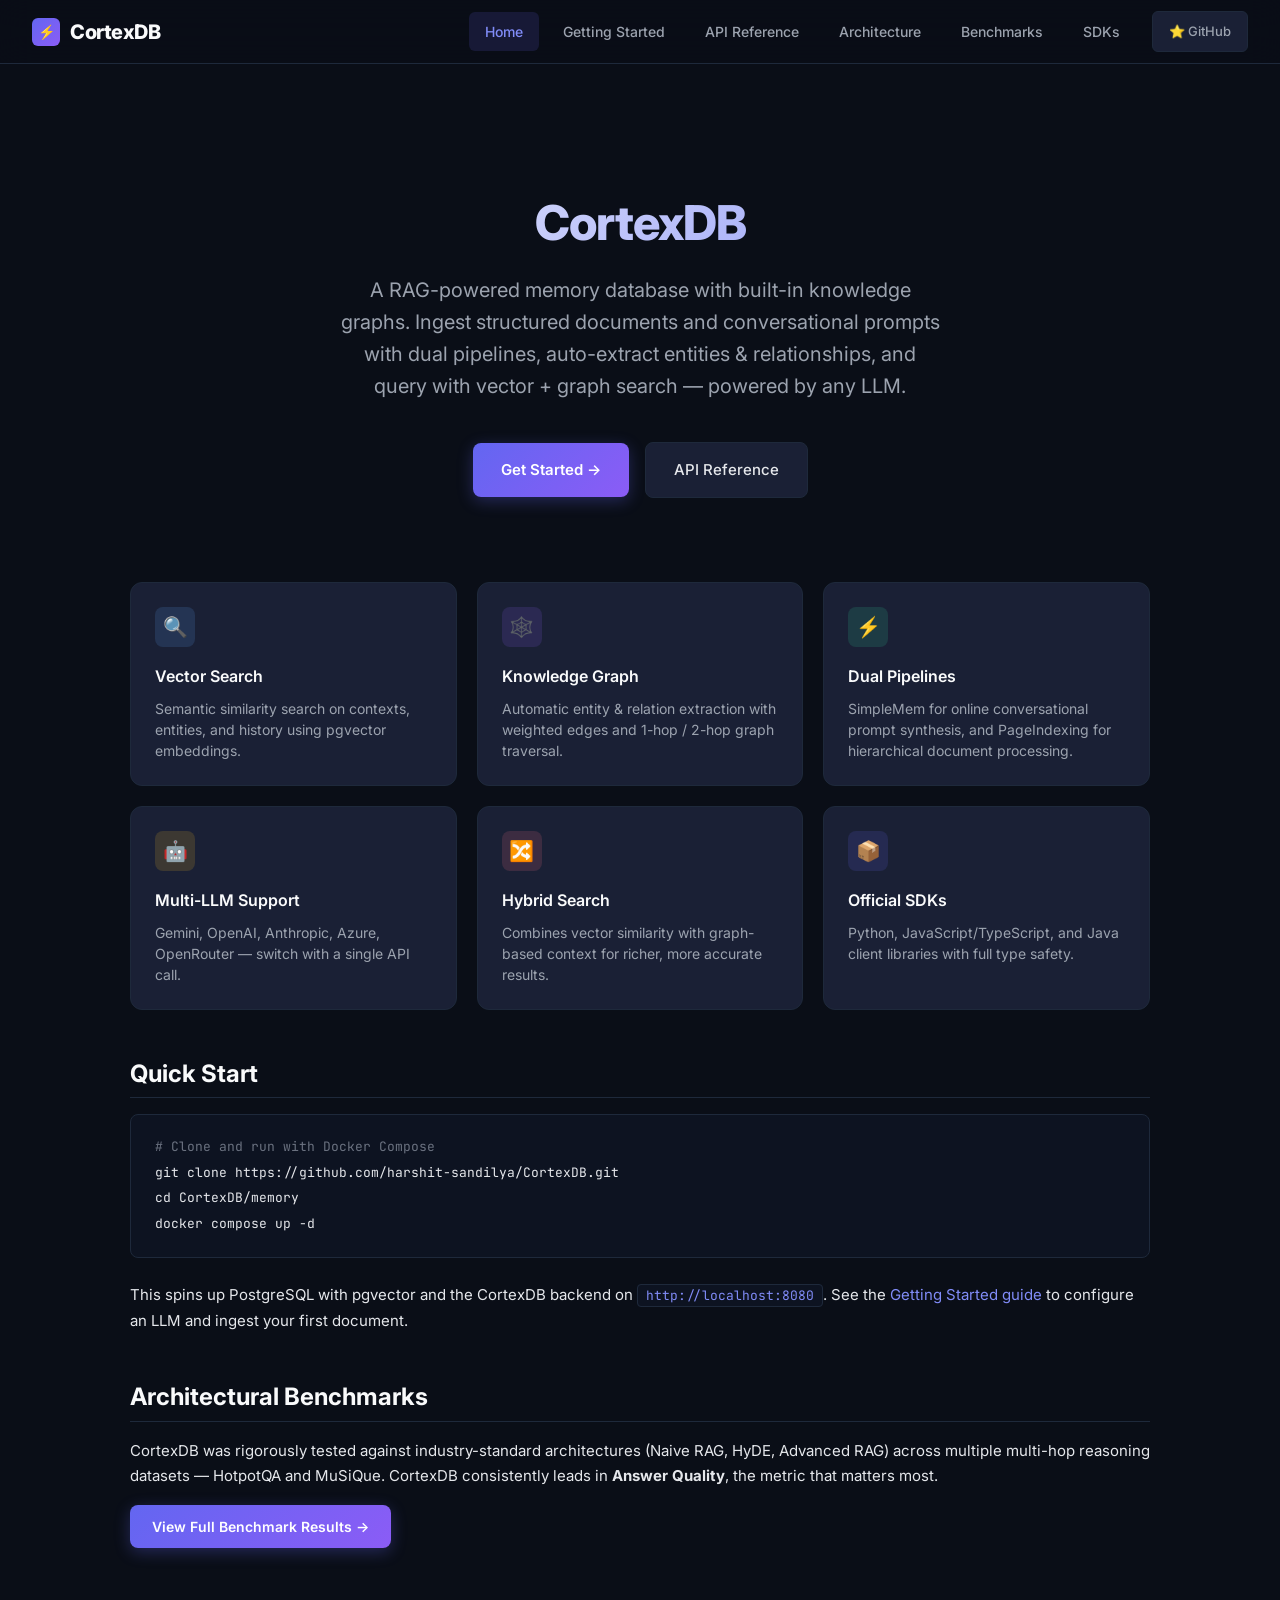
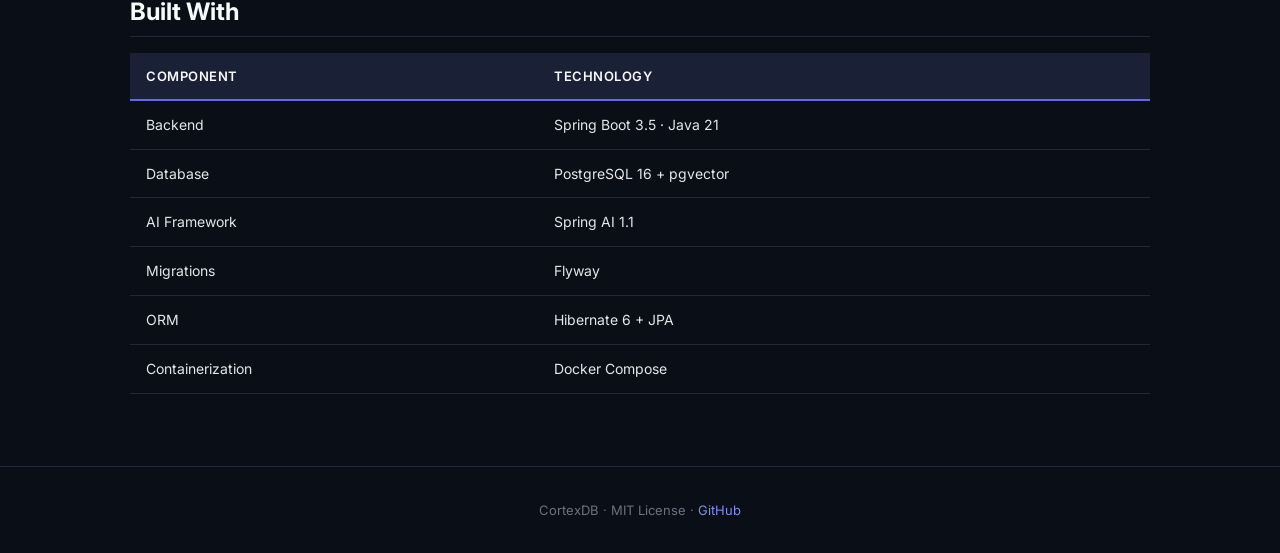
<file: docs/index.html>
<!DOCTYPE html>
<html lang="en">

<head>
  <meta charset="UTF-8">
  <meta name="viewport" content="width=device-width, initial-scale=1.0">
  <title>CortexDB — RAG-Powered Memory Database</title>
  <meta name="description"
    content="Open-source RAG memory database with built-in knowledge graphs. Ingest documents, extract entities, and query with vector + graph search.">
  <link rel="stylesheet" href="style.css">
</head>

<body class="no-sidebar">

  <!-- Header -->
  <header class="site-header">
    <a href="index.html" class="logo">
      <span class="logo-icon">⚡</span> CortexDB
    </a>
    <nav>
      <a href="index.html" class="active">Home</a>
      <a href="getting-started.html">Getting Started</a>
      <a href="api-reference.html">API Reference</a>
      <a href="architecture.html">Architecture</a>
      <a href="benchmarks.html">Benchmarks</a>
      <a href="sdks.html">SDKs</a>
    </nav>
    <a href="https://github.com/harshit-sandilya/CortexDB" class="github-link" target="_blank">
      ⭐ GitHub
    </a>
  </header>

  <!-- Main -->
  <div class="page-wrapper">
    <main class="content">

      <!-- Hero -->
      <section class="hero">
        <h1>CortexDB</h1>
        <p class="subtitle">
          A RAG-powered memory database with built-in knowledge graphs.
          Ingest structured documents and conversational prompts with dual pipelines, auto-extract entities &amp;
          relationships, and query
          with vector + graph search — powered by any LLM.
        </p>
        <a href="getting-started.html" class="hero-cta">Get Started →</a>
        <a href="api-reference.html" class="hero-secondary">API Reference</a>
      </section>

      <!-- Feature Cards -->
      <div class="card-grid">
        <div class="card">
          <div class="card-icon" style="background: rgba(96, 165, 250, 0.15); color: var(--accent-blue);">🔍</div>
          <div class="card-title">Vector Search</div>
          <div class="card-desc">Semantic similarity search on contexts, entities, and history using pgvector
            embeddings.</div>
        </div>
        <div class="card">
          <div class="card-icon" style="background: rgba(139, 92, 246, 0.15); color: var(--accent-secondary);">🕸️</div>
          <div class="card-title">Knowledge Graph</div>
          <div class="card-desc">Automatic entity &amp; relation extraction with weighted edges and 1-hop / 2-hop graph
            traversal.</div>
        </div>
        <div class="card">
          <div class="card-icon" style="background: rgba(52, 211, 153, 0.15); color: var(--accent-green);">⚡</div>
          <div class="card-title">Dual Pipelines</div>
          <div class="card-desc">SimpleMem for online conversational prompt synthesis, and PageIndexing for hierarchical
            document processing.</div>
        </div>
        <div class="card">
          <div class="card-icon" style="background: rgba(251, 191, 36, 0.15); color: var(--accent-amber);">🤖</div>
          <div class="card-title">Multi-LLM Support</div>
          <div class="card-desc">Gemini, OpenAI, Anthropic, Azure, OpenRouter — switch with a single API call.</div>
        </div>
        <div class="card">
          <div class="card-icon" style="background: rgba(251, 113, 133, 0.15); color: var(--accent-rose);">🔀</div>
          <div class="card-title">Hybrid Search</div>
          <div class="card-desc">Combines vector similarity with graph-based context for richer, more accurate results.
          </div>
        </div>
        <div class="card">
          <div class="card-icon" style="background: rgba(99, 102, 241, 0.15); color: var(--accent);">📦</div>
          <div class="card-title">Official SDKs</div>
          <div class="card-desc">Python, JavaScript/TypeScript, and Java client libraries with full type safety.</div>
        </div>
      </div>

      <!-- Quick Install -->
      <h2>Quick Start</h2>
      <pre><code><span style="color: var(--text-muted)"># Clone and run with Docker Compose</span>
git clone https://github.com/harshit-sandilya/CortexDB.git
cd CortexDB/memory
docker compose up -d</code></pre>
      <p>
        This spins up PostgreSQL with pgvector and the CortexDB backend on
        <code>http://localhost:8080</code>. See the
        <a href="getting-started.html">Getting Started guide</a> to configure an LLM and ingest your first document.
      </p>

      <!-- Benchmarks -->
      <h2>Architectural Benchmarks</h2>
      <p>CortexDB was rigorously tested against industry-standard architectures (Naive RAG, HyDE, Advanced RAG) across
        multiple multi-hop reasoning datasets — HotpotQA and MuSiQue. CortexDB consistently leads in
        <strong>Answer Quality</strong>, the metric that matters most.
      </p>
      <p>
        <a href="benchmarks.html" class="hero-cta" style="font-size: 14px; padding: 10px 22px;">View Full Benchmark Results →</a>
      </p>
      <!-- Tech Stack -->
      <h2>Built With</h2>
      <table>
        <thead>
          <tr>
            <th>Component</th>
            <th>Technology</th>
          </tr>
        </thead>
        <tbody>
          <tr>
            <td>Backend</td>
            <td>Spring Boot 3.5 · Java 21</td>
          </tr>
          <tr>
            <td>Database</td>
            <td>PostgreSQL 16 + pgvector</td>
          </tr>
          <tr>
            <td>AI Framework</td>
            <td>Spring AI 1.1</td>
          </tr>
          <tr>
            <td>Migrations</td>
            <td>Flyway</td>
          </tr>
          <tr>
            <td>ORM</td>
            <td>Hibernate 6 + JPA</td>
          </tr>
          <tr>
            <td>Containerization</td>
            <td>Docker Compose</td>
          </tr>
        </tbody>
      </table>

    </main>
  </div>

  <!-- Footer -->
  <footer class="site-footer">
    CortexDB · MIT License · <a href="https://github.com/harshit-sandilya/CortexDB">GitHub</a>
  </footer>

</body>

</html>
</file>
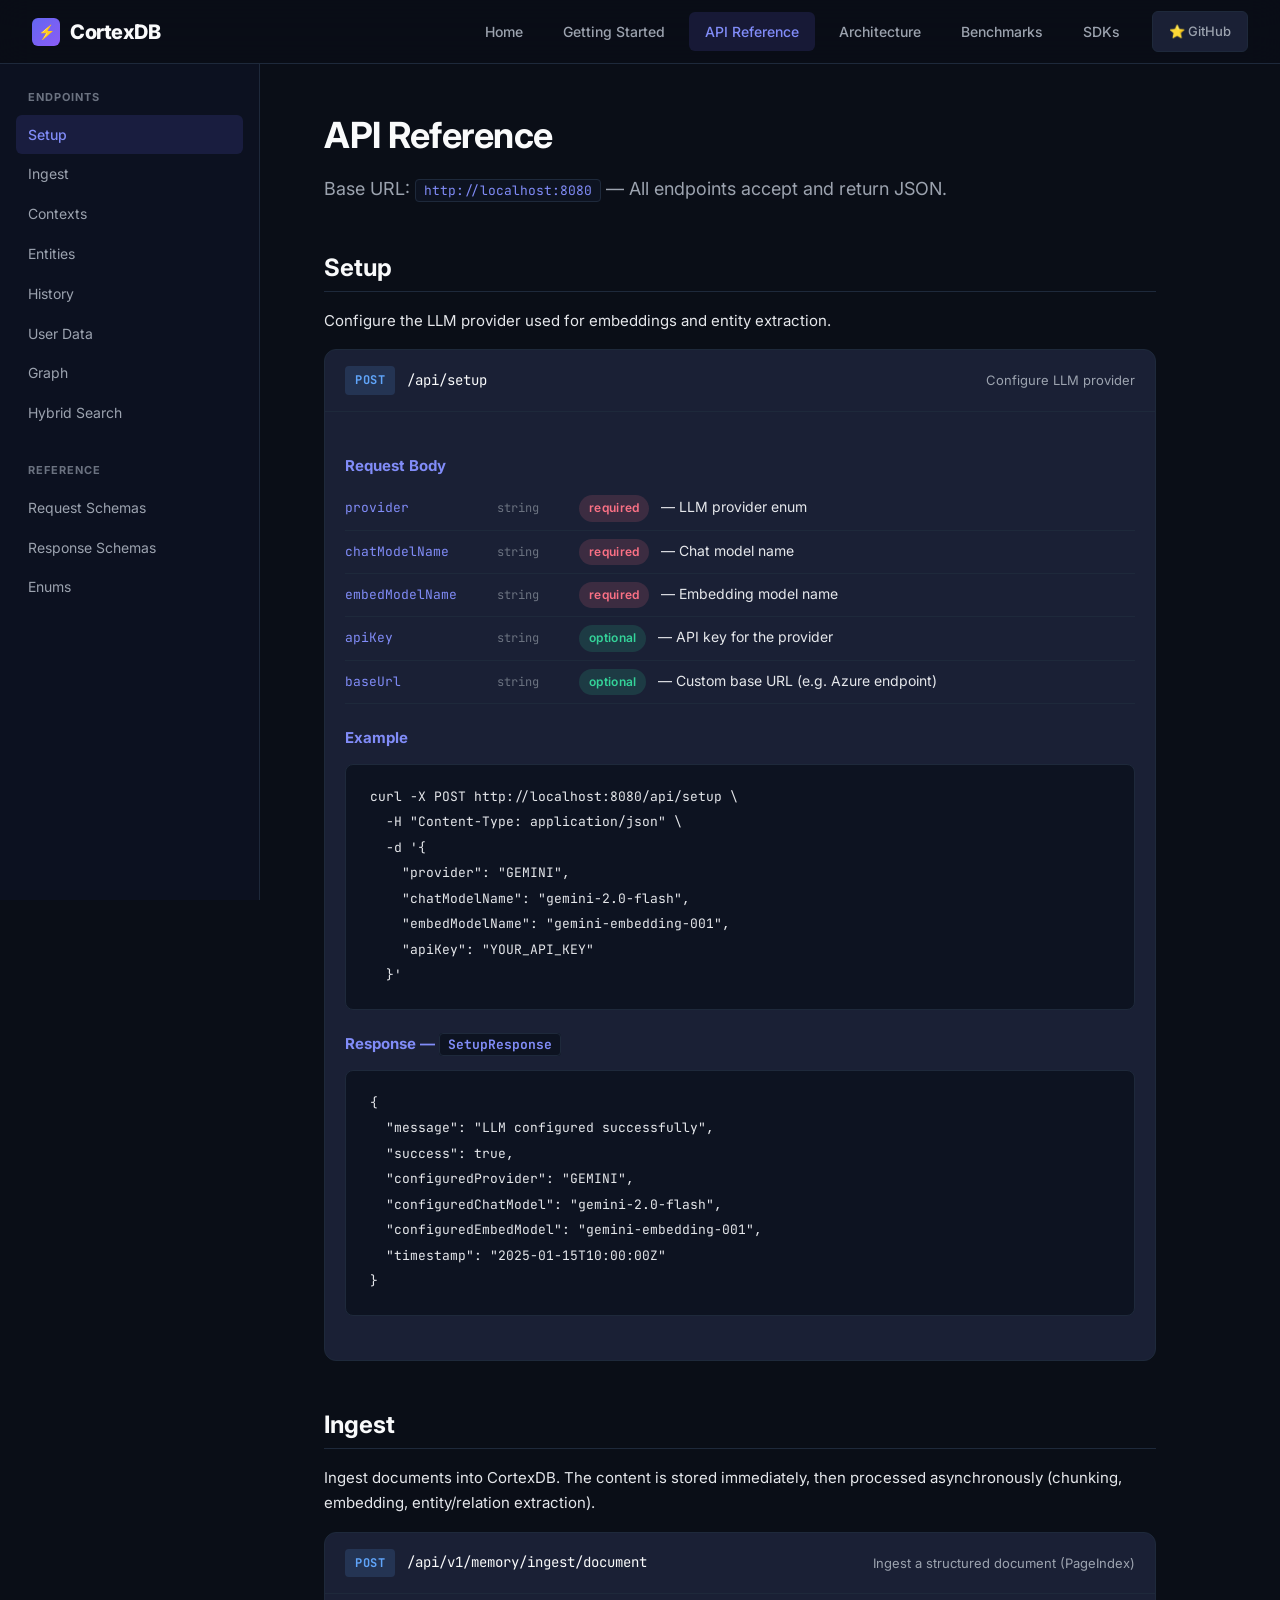
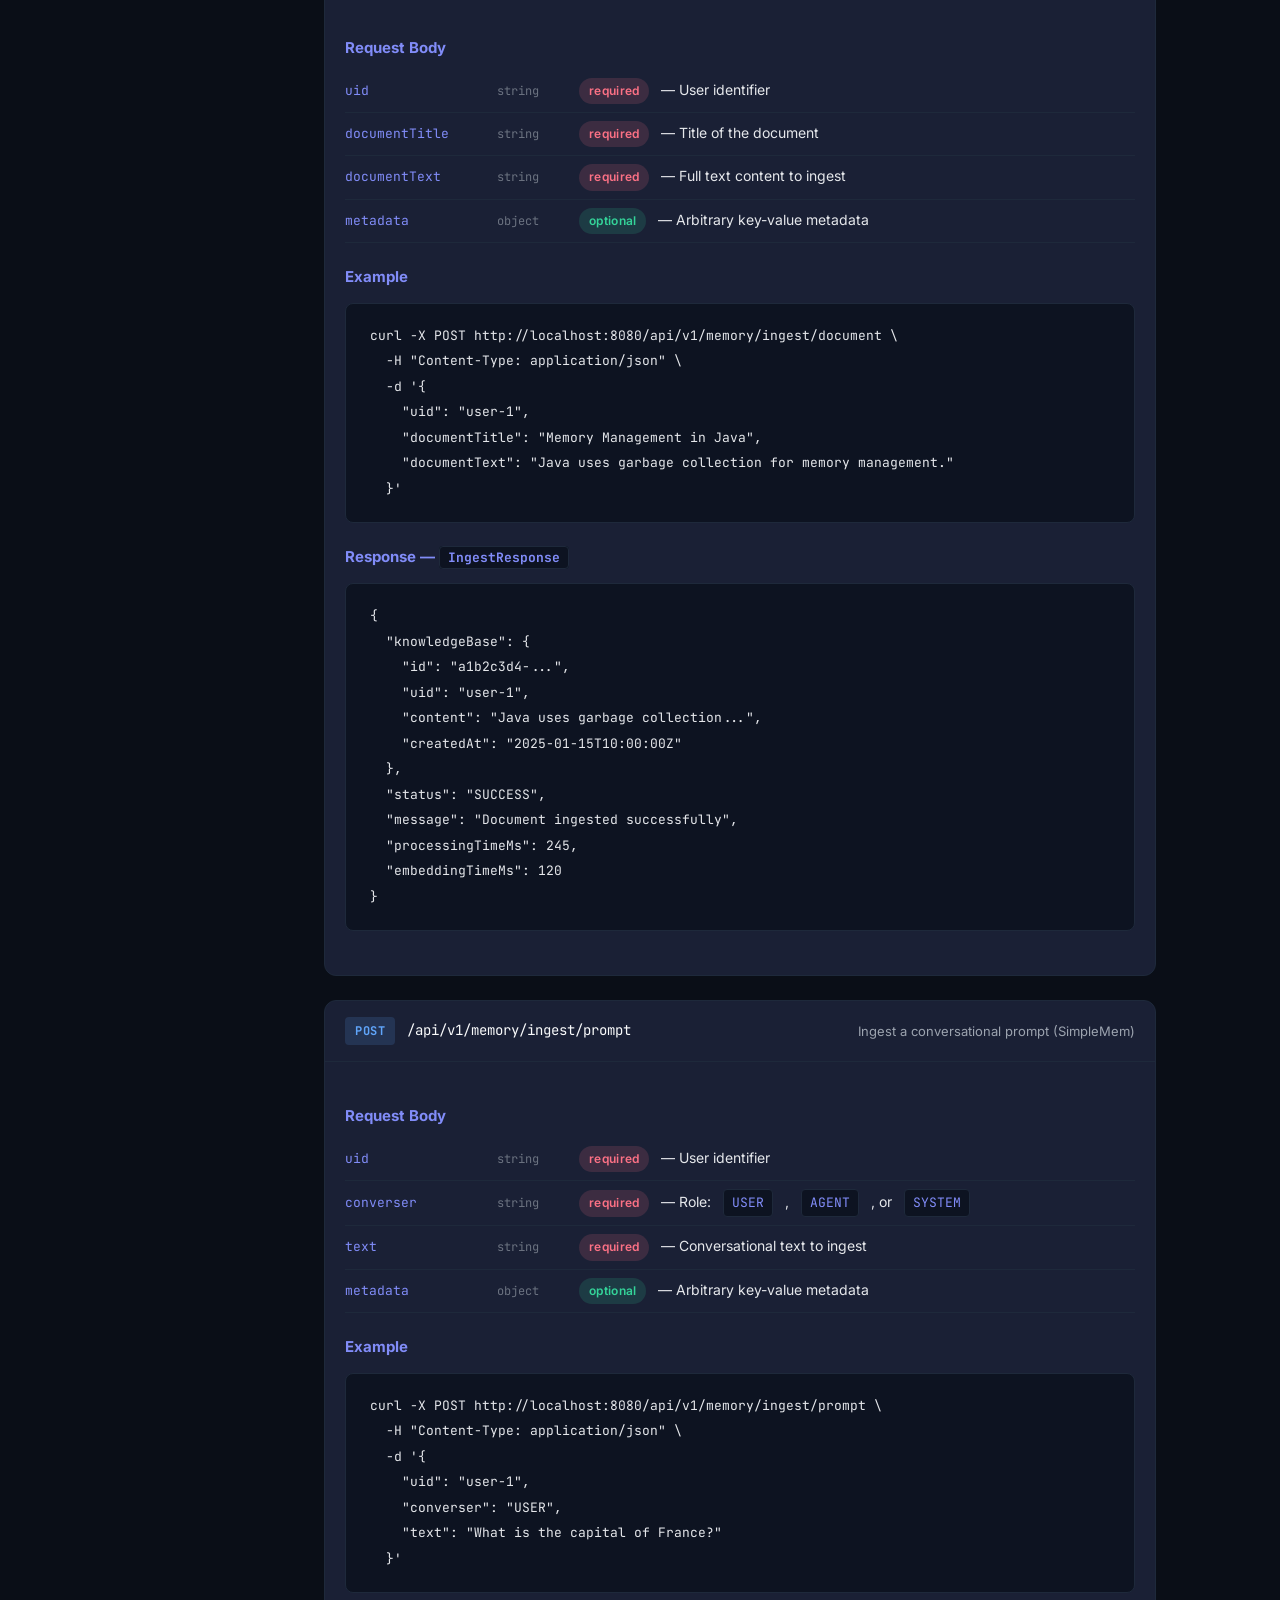
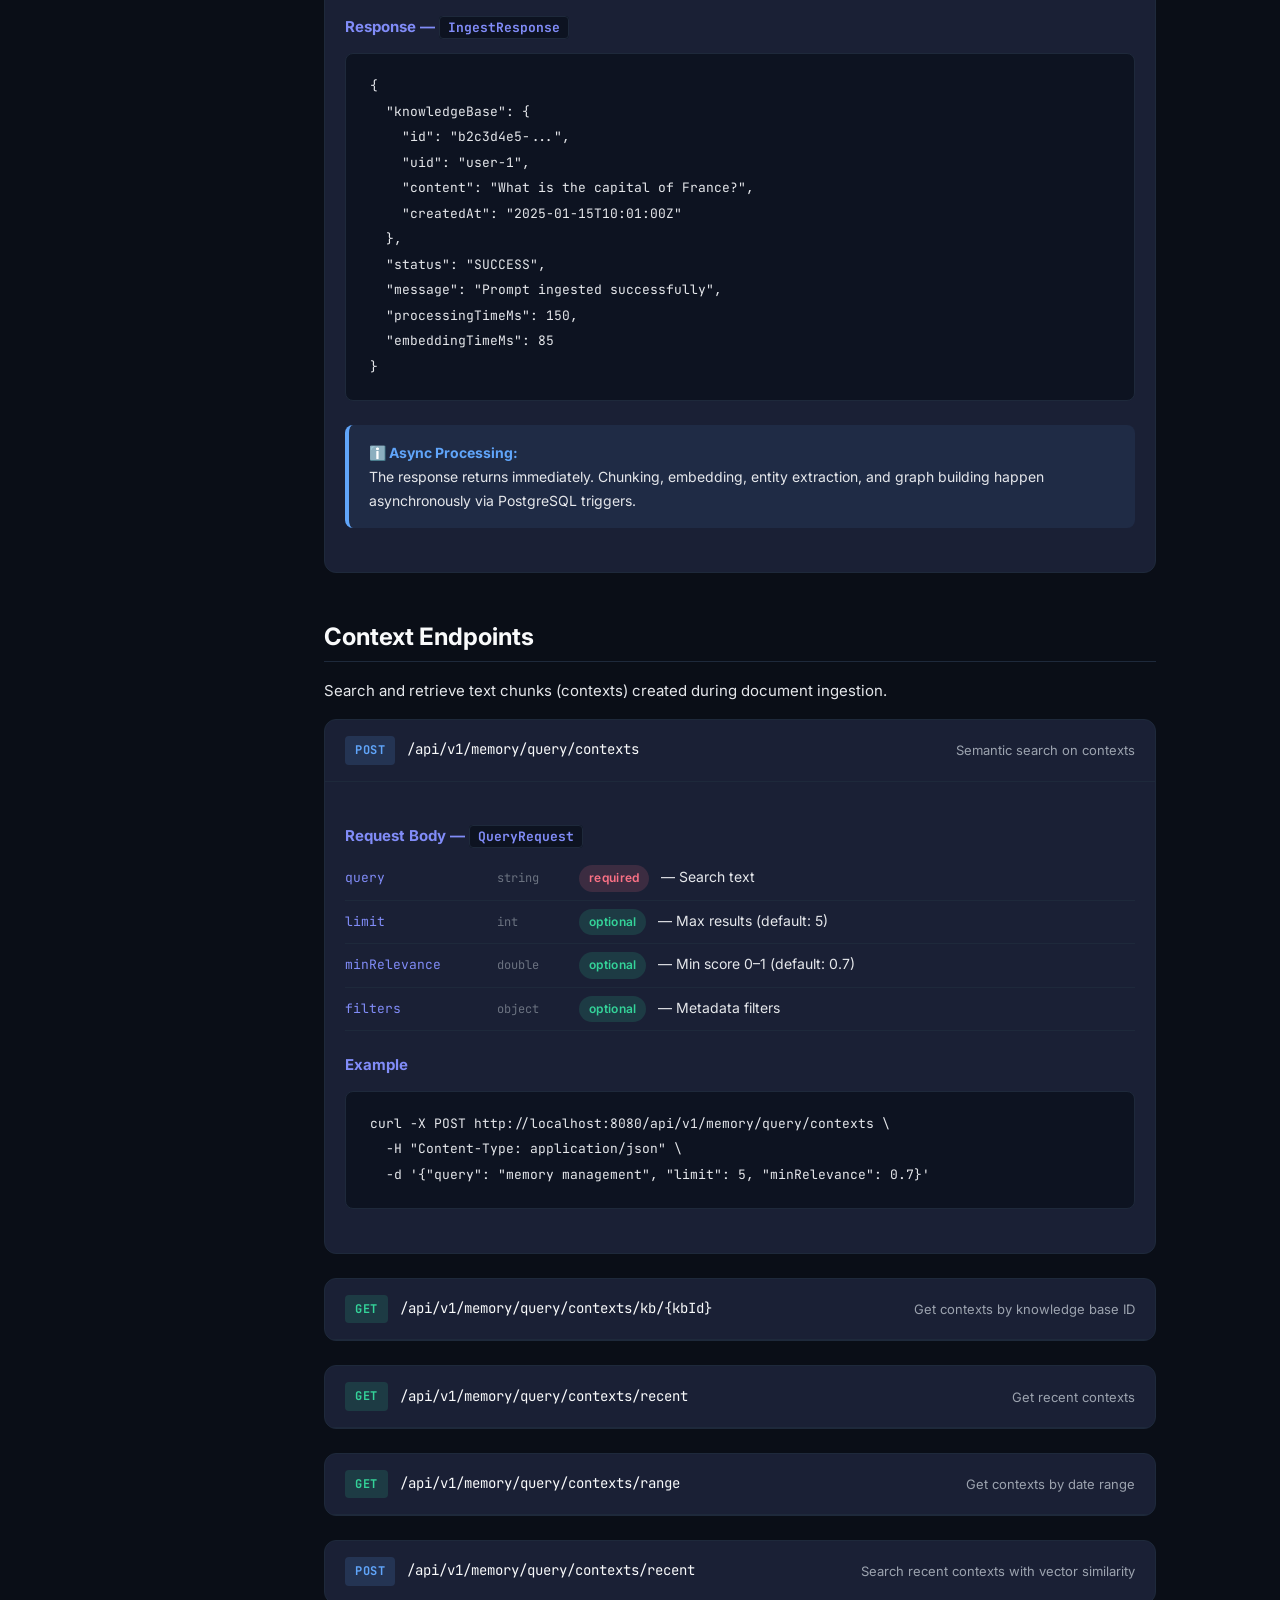
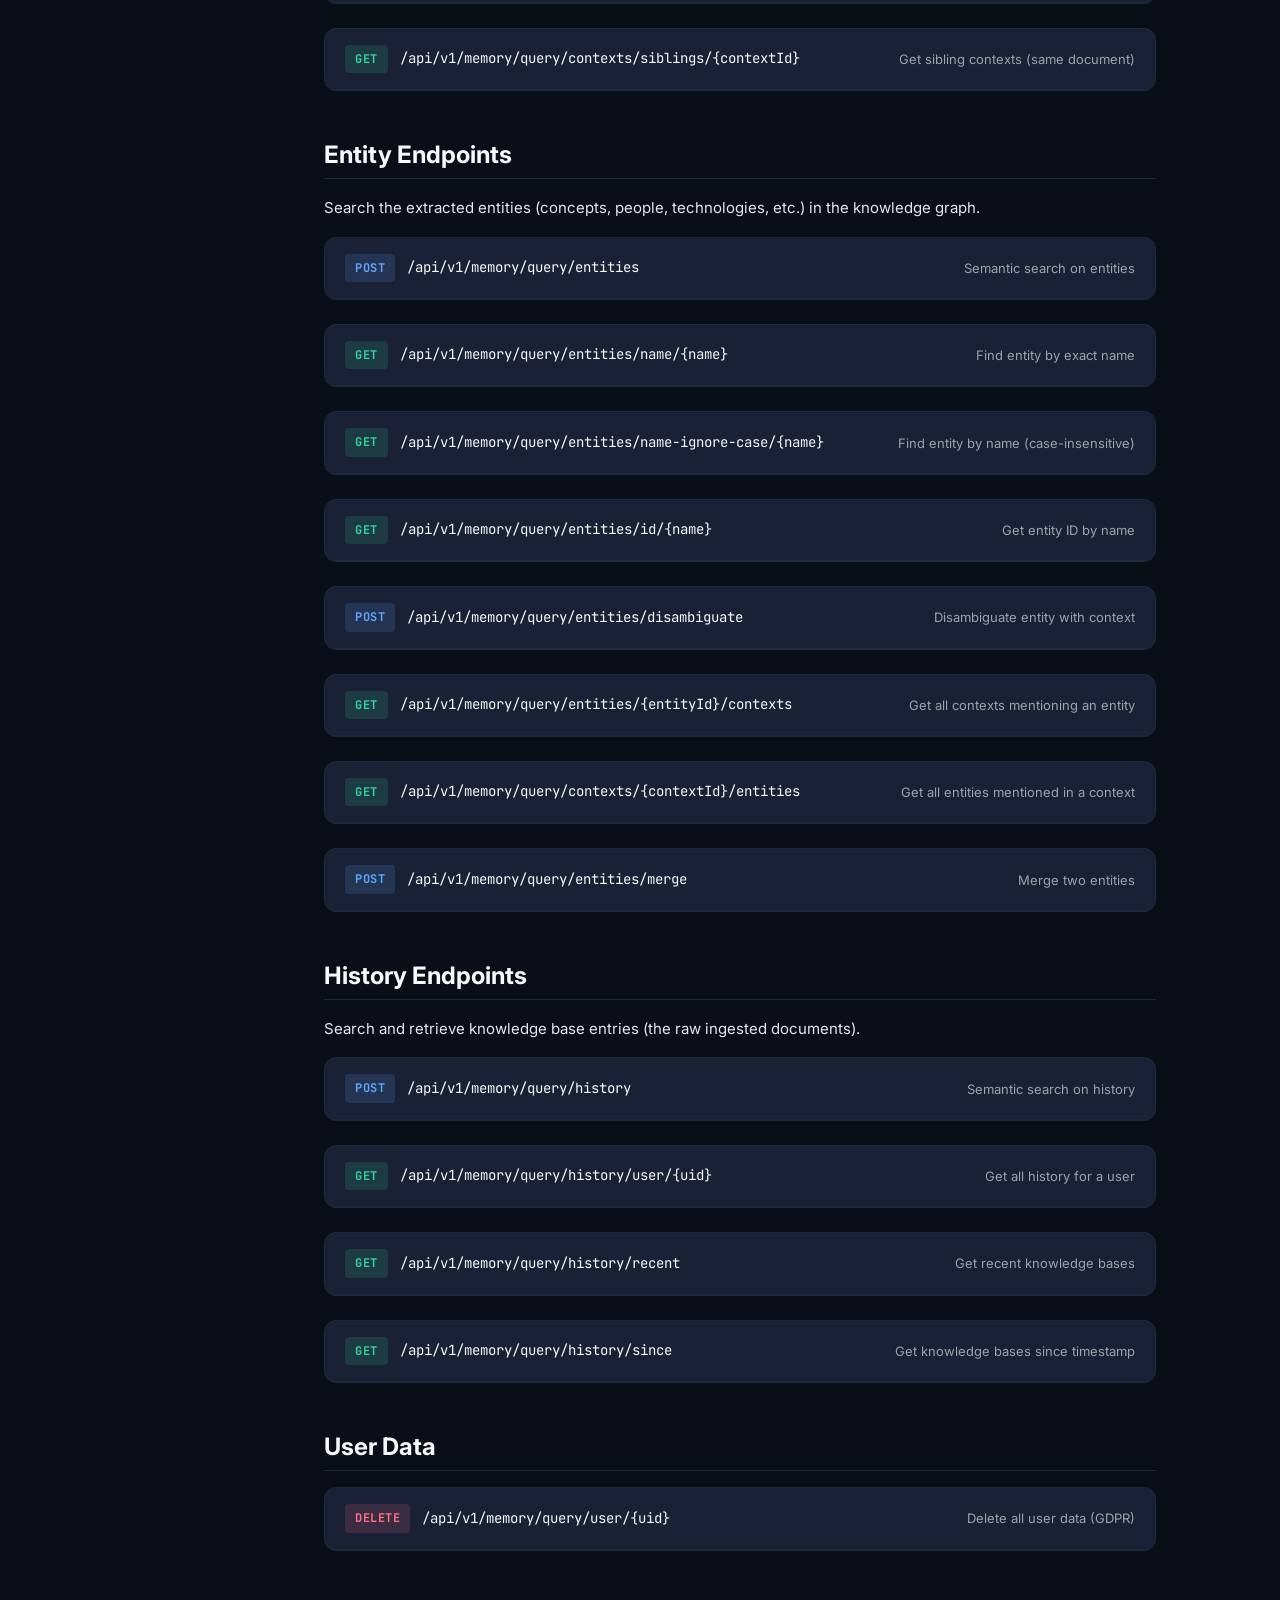
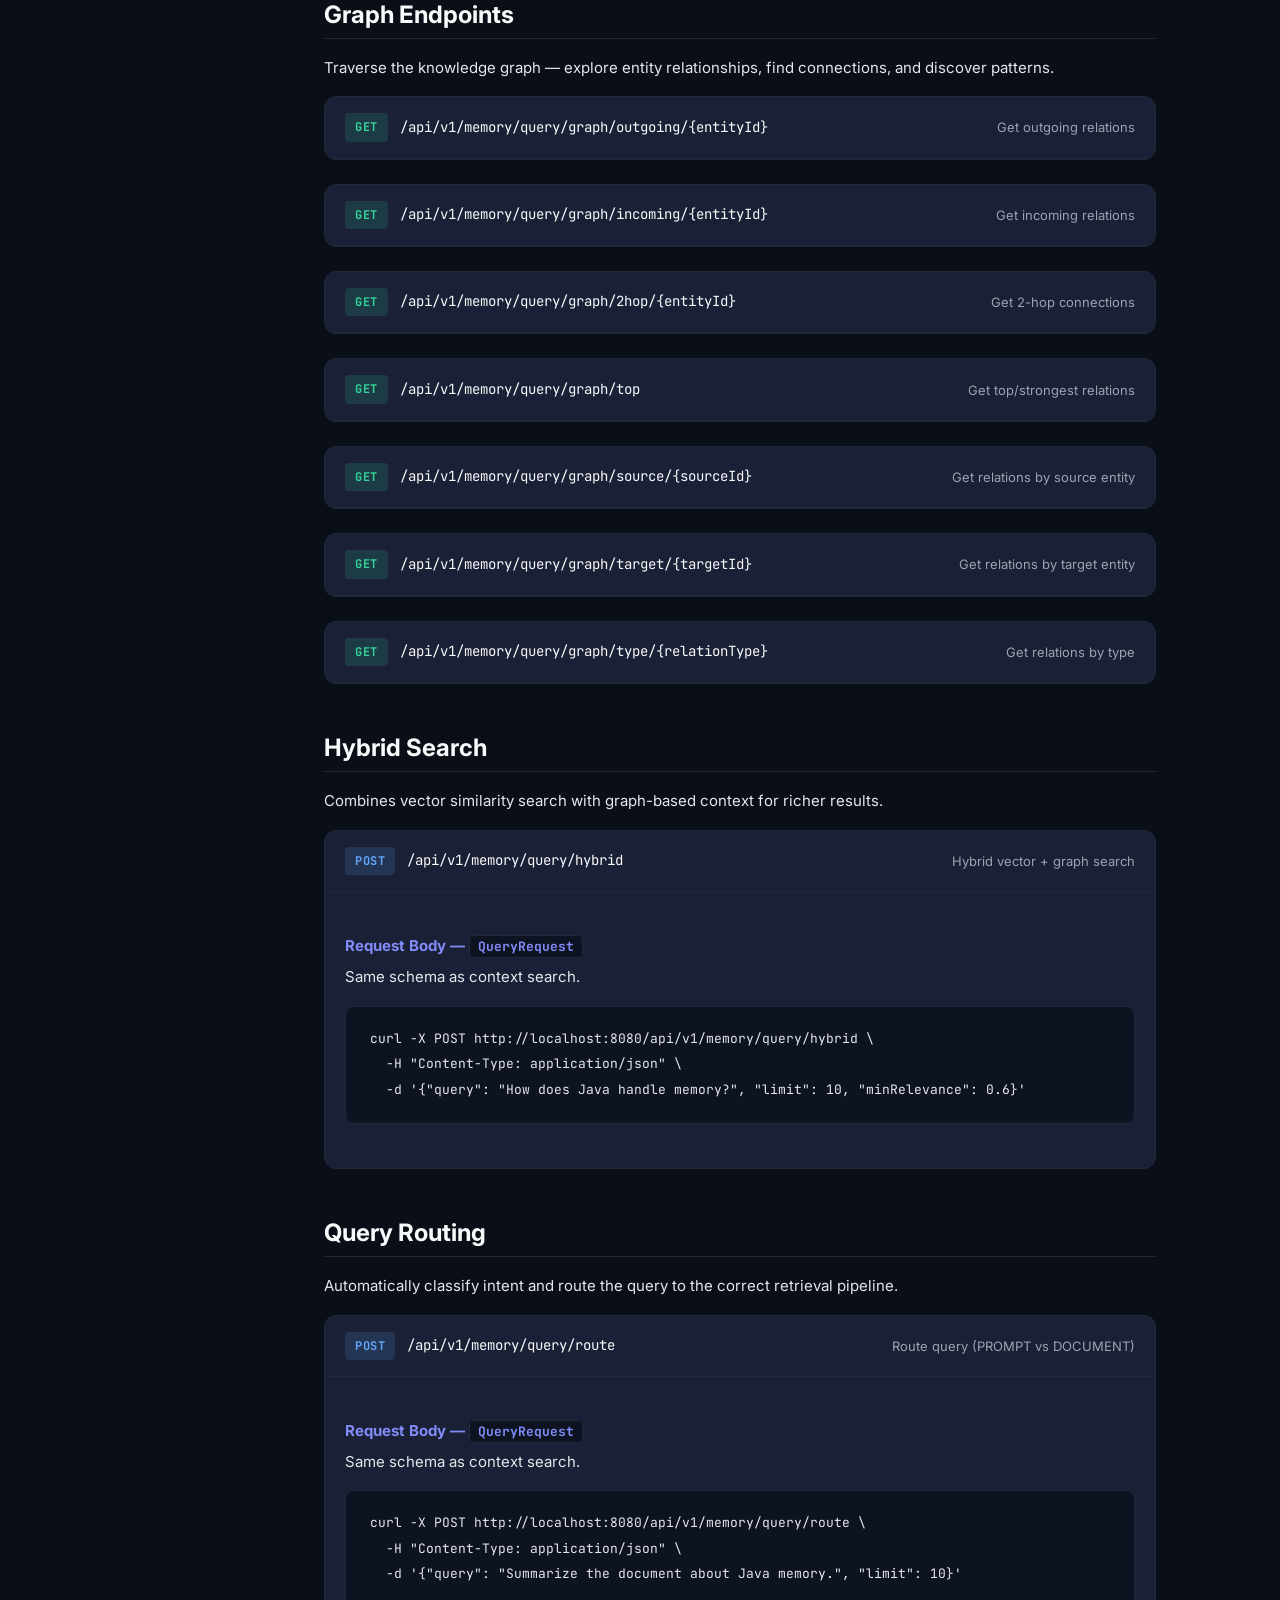
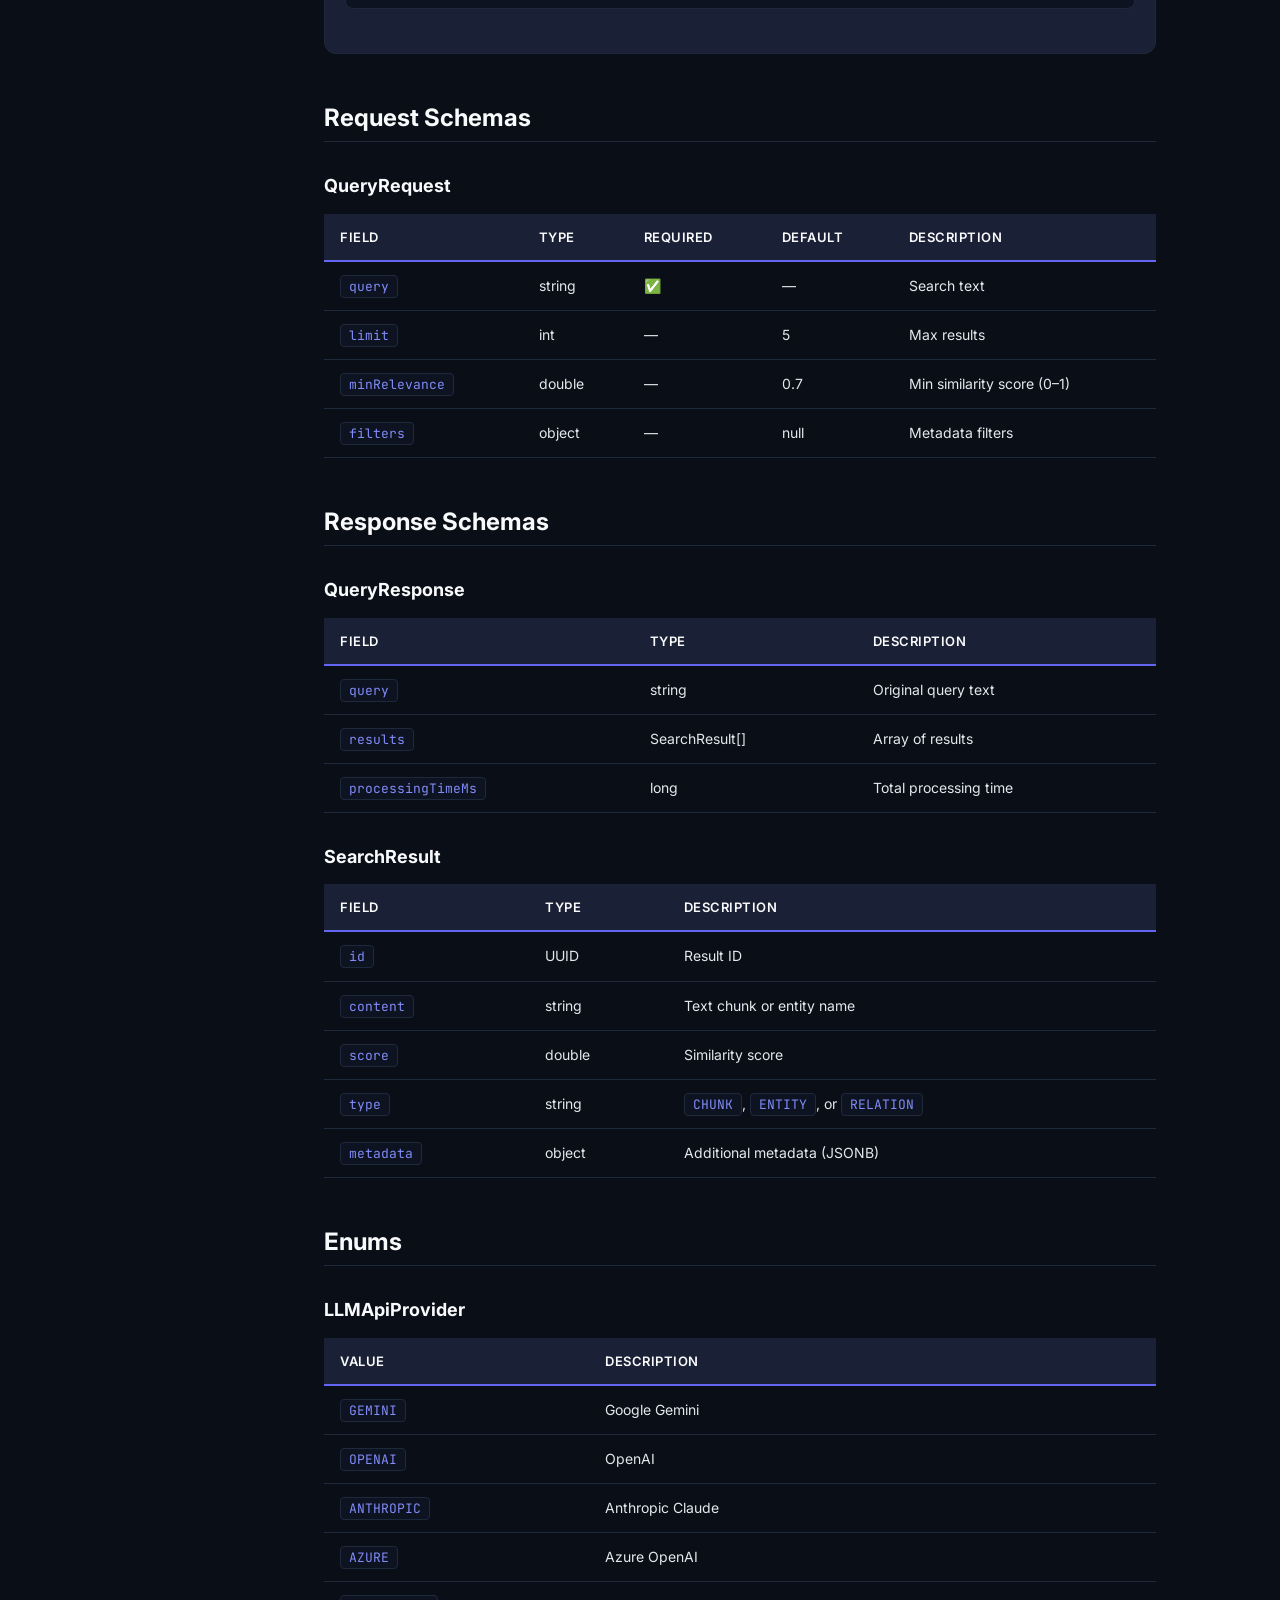
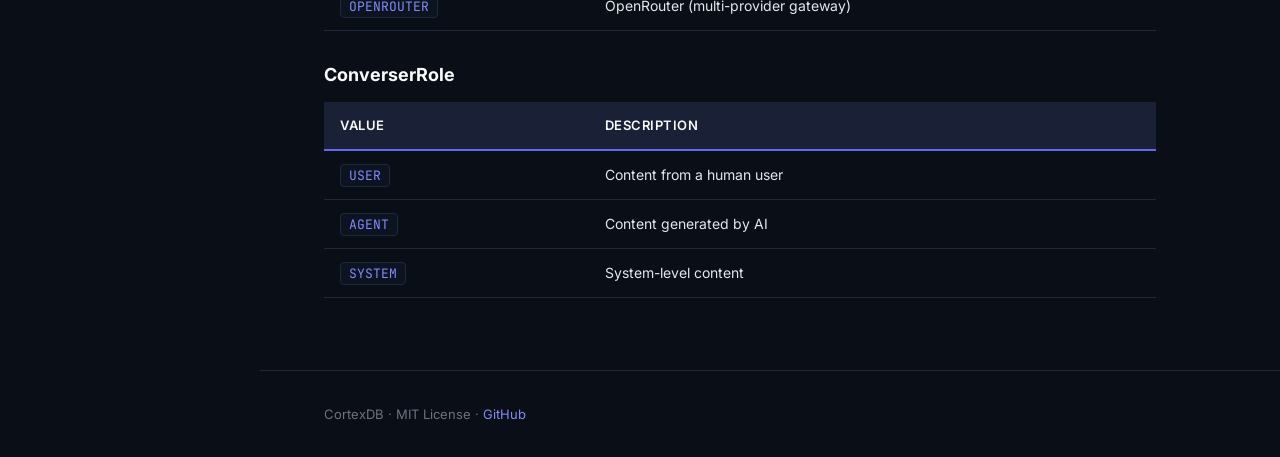
<file: docs/api-reference.html>
<!DOCTYPE html>
<html lang="en">

<head>
    <meta charset="UTF-8">
    <meta name="viewport" content="width=device-width, initial-scale=1.0">
    <title>API Reference — CortexDB Docs</title>
    <meta name="description"
        content="Complete REST API reference for CortexDB — Setup, Ingest, Query (Contexts, Entities, History, Graph, Hybrid Search), and Data Management.">
    <link rel="stylesheet" href="style.css">
</head>

<body>

    <header class="site-header">
        <a href="index.html" class="logo"><span class="logo-icon">⚡</span> CortexDB</a>
        <nav>
            <a href="index.html">Home</a>
            <a href="getting-started.html">Getting Started</a>
            <a href="api-reference.html" class="active">API Reference</a>
            <a href="architecture.html">Architecture</a>
            <a href="benchmarks.html">Benchmarks</a>
            <a href="sdks.html">SDKs</a>
        </nav>
        <a href="https://github.com/harshit-sandilya/CortexDB" class="github-link" target="_blank">⭐ GitHub</a>
    </header>

    <div class="page-wrapper">
        <aside class="sidebar">
            <div class="sidebar-group">
                <div class="sidebar-group-title">Endpoints</div>
                <a href="#setup" class="active">Setup</a>
                <a href="#ingest">Ingest</a>
                <a href="#context-endpoints">Contexts</a>
                <a href="#entity-endpoints">Entities</a>
                <a href="#history-endpoints">History</a>
                <a href="#user-data">User Data</a>
                <a href="#graph-endpoints">Graph</a>
                <a href="#hybrid-search">Hybrid Search</a>
            </div>
            <div class="sidebar-group">
                <div class="sidebar-group-title">Reference</div>
                <a href="#request-schemas">Request Schemas</a>
                <a href="#response-schemas">Response Schemas</a>
                <a href="#enums">Enums</a>
            </div>
        </aside>

        <main class="content">
            <h1>API Reference</h1>
            <p class="subtitle">Base URL: <code>http://localhost:8080</code> — All endpoints accept and return JSON.</p>

            <!-- ═══ SETUP ═══ -->
            <h2 id="setup">Setup</h2>
            <p>Configure the LLM provider used for embeddings and entity extraction.</p>

            <div class="endpoint open">
                <div class="endpoint-header">
                    <span class="method method-post">POST</span>
                    <span class="endpoint-path">/api/setup</span>
                    <span class="endpoint-desc">Configure LLM provider</span>
                </div>
                <div class="endpoint-body">
                    <h4>Request Body</h4>
                    <ul class="field-list">
                        <li><span class="field-name">provider</span> <span class="field-type">string</span> <span
                                class="badge badge-required">required</span> — LLM provider enum</li>
                        <li><span class="field-name">chatModelName</span> <span class="field-type">string</span> <span
                                class="badge badge-required">required</span> — Chat model name</li>
                        <li><span class="field-name">embedModelName</span> <span class="field-type">string</span> <span
                                class="badge badge-required">required</span> — Embedding model name</li>
                        <li><span class="field-name">apiKey</span> <span class="field-type">string</span> <span
                                class="badge badge-optional">optional</span> — API key for the provider</li>
                        <li><span class="field-name">baseUrl</span> <span class="field-type">string</span> <span
                                class="badge badge-optional">optional</span> — Custom base URL (e.g. Azure endpoint)
                        </li>
                    </ul>
                    <h4>Example</h4>
                    <pre><code>curl -X POST http://localhost:8080/api/setup \
  -H "Content-Type: application/json" \
  -d '{
    "provider": "GEMINI",
    "chatModelName": "gemini-2.0-flash",
    "embedModelName": "gemini-embedding-001",
    "apiKey": "YOUR_API_KEY"
  }'</code></pre>
                    <h4>Response — <code>SetupResponse</code></h4>
                    <pre><code>{
  "message": "LLM configured successfully",
  "success": true,
  "configuredProvider": "GEMINI",
  "configuredChatModel": "gemini-2.0-flash",
  "configuredEmbedModel": "gemini-embedding-001",
  "timestamp": "2025-01-15T10:00:00Z"
}</code></pre>
                </div>
            </div>

            <!-- ═══ INGEST ═══ -->
            <h2 id="ingest">Ingest</h2>
            <p>Ingest documents into CortexDB. The content is stored immediately, then processed asynchronously
                (chunking, embedding, entity/relation extraction).</p>

            <div class="endpoint open">
                <div class="endpoint-header">
                    <span class="method method-post">POST</span>
                    <span class="endpoint-path">/api/v1/memory/ingest/document</span>
                    <span class="endpoint-desc">Ingest a structured document (PageIndex)</span>
                </div>
                <div class="endpoint-body">
                    <h4>Request Body</h4>
                    <ul class="field-list">
                        <li><span class="field-name">uid</span> <span class="field-type">string</span> <span
                                class="badge badge-required">required</span> — User identifier</li>
                        <li><span class="field-name">documentTitle</span> <span class="field-type">string</span> <span
                                class="badge badge-required">required</span> — Title of the document</li>
                        <li><span class="field-name">documentText</span> <span class="field-type">string</span> <span
                                class="badge badge-required">required</span> — Full text content to ingest</li>
                        <li><span class="field-name">metadata</span> <span class="field-type">object</span> <span
                                class="badge badge-optional">optional</span> — Arbitrary key-value metadata</li>
                    </ul>
                    <h4>Example</h4>
                    <pre><code>curl -X POST http://localhost:8080/api/v1/memory/ingest/document \
  -H "Content-Type: application/json" \
  -d '{
    "uid": "user-1",
    "documentTitle": "Memory Management in Java",
    "documentText": "Java uses garbage collection for memory management."
  }'</code></pre>
                    <h4>Response — <code>IngestResponse</code></h4>
                    <pre><code>{
  "knowledgeBase": {
    "id": "a1b2c3d4-...",
    "uid": "user-1",
    "content": "Java uses garbage collection...",
    "createdAt": "2025-01-15T10:00:00Z"
  },
  "status": "SUCCESS",
  "message": "Document ingested successfully",
  "processingTimeMs": 245,
  "embeddingTimeMs": 120
}</code></pre>
                </div>
            </div>

            <div class="endpoint open">
                <div class="endpoint-header">
                    <span class="method method-post">POST</span>
                    <span class="endpoint-path">/api/v1/memory/ingest/prompt</span>
                    <span class="endpoint-desc">Ingest a conversational prompt (SimpleMem)</span>
                </div>
                <div class="endpoint-body">
                    <h4>Request Body</h4>
                    <ul class="field-list">
                        <li><span class="field-name">uid</span> <span class="field-type">string</span> <span
                                class="badge badge-required">required</span> — User identifier</li>
                        <li><span class="field-name">converser</span> <span class="field-type">string</span> <span
                                class="badge badge-required">required</span> — Role: <code>USER</code>,
                            <code>AGENT</code>, or <code>SYSTEM</code>
                        </li>
                        <li><span class="field-name">text</span> <span class="field-type">string</span> <span
                                class="badge badge-required">required</span> — Conversational text to ingest</li>
                        <li><span class="field-name">metadata</span> <span class="field-type">object</span> <span
                                class="badge badge-optional">optional</span> — Arbitrary key-value metadata</li>
                    </ul>
                    <h4>Example</h4>
                    <pre><code>curl -X POST http://localhost:8080/api/v1/memory/ingest/prompt \
  -H "Content-Type: application/json" \
  -d '{
    "uid": "user-1",
    "converser": "USER",
    "text": "What is the capital of France?"
  }'</code></pre>
                    <h4>Response — <code>IngestResponse</code></h4>
                    <pre><code>{
  "knowledgeBase": {
    "id": "b2c3d4e5-...",
    "uid": "user-1",
    "content": "What is the capital of France?",
    "createdAt": "2025-01-15T10:01:00Z"
  },
  "status": "SUCCESS",
  "message": "Prompt ingested successfully",
  "processingTimeMs": 150,
  "embeddingTimeMs": 85
}</code></pre>
                    <div class="callout callout-info">
                        <strong>ℹ️ Async Processing:</strong>
                        <p>The response returns immediately. Chunking, embedding, entity extraction, and graph building
                            happen asynchronously via PostgreSQL triggers.</p>
                    </div>
                </div>
            </div>

            <!-- ═══ CONTEXT ENDPOINTS ═══ -->
            <h2 id="context-endpoints">Context Endpoints</h2>
            <p>Search and retrieve text chunks (contexts) created during document ingestion.</p>

            <div class="endpoint open">
                <div class="endpoint-header">
                    <span class="method method-post">POST</span>
                    <span class="endpoint-path">/api/v1/memory/query/contexts</span>
                    <span class="endpoint-desc">Semantic search on contexts</span>
                </div>
                <div class="endpoint-body">
                    <h4>Request Body — <code>QueryRequest</code></h4>
                    <ul class="field-list">
                        <li><span class="field-name">query</span> <span class="field-type">string</span> <span
                                class="badge badge-required">required</span> — Search text</li>
                        <li><span class="field-name">limit</span> <span class="field-type">int</span> <span
                                class="badge badge-optional">optional</span> — Max results (default: 5)</li>
                        <li><span class="field-name">minRelevance</span> <span class="field-type">double</span> <span
                                class="badge badge-optional">optional</span> — Min score 0–1 (default: 0.7)</li>
                        <li><span class="field-name">filters</span> <span class="field-type">object</span> <span
                                class="badge badge-optional">optional</span> — Metadata filters</li>
                    </ul>
                    <h4>Example</h4>
                    <pre><code>curl -X POST http://localhost:8080/api/v1/memory/query/contexts \
  -H "Content-Type: application/json" \
  -d '{"query": "memory management", "limit": 5, "minRelevance": 0.7}'</code></pre>
                </div>
            </div>

            <div class="endpoint">
                <div class="endpoint-header" onclick="this.parentElement.classList.toggle('open')">
                    <span class="method method-get">GET</span>
                    <span class="endpoint-path">/api/v1/memory/query/contexts/kb/{kbId}</span>
                    <span class="endpoint-desc">Get contexts by knowledge base ID</span>
                </div>
                <div class="endpoint-body">
                    <h4>Path Parameters</h4>
                    <ul class="field-list">
                        <li><span class="field-name">kbId</span> <span class="field-type">UUID</span> <span
                                class="badge badge-required">required</span> — Knowledge base ID</li>
                    </ul>
                    <pre><code>curl http://localhost:8080/api/v1/memory/query/contexts/kb/a1b2c3d4-...</code></pre>
                </div>
            </div>

            <div class="endpoint">
                <div class="endpoint-header" onclick="this.parentElement.classList.toggle('open')">
                    <span class="method method-get">GET</span>
                    <span class="endpoint-path">/api/v1/memory/query/contexts/recent</span>
                    <span class="endpoint-desc">Get recent contexts</span>
                </div>
                <div class="endpoint-body">
                    <h4>Query Parameters</h4>
                    <ul class="field-list">
                        <li><span class="field-name">days</span> <span class="field-type">int</span> <span
                                class="badge badge-optional">optional</span> — Lookback period (default: 7)</li>
                    </ul>
                    <pre><code>curl "http://localhost:8080/api/v1/memory/query/contexts/recent?days=7"</code></pre>
                </div>
            </div>

            <div class="endpoint">
                <div class="endpoint-header" onclick="this.parentElement.classList.toggle('open')">
                    <span class="method method-get">GET</span>
                    <span class="endpoint-path">/api/v1/memory/query/contexts/range</span>
                    <span class="endpoint-desc">Get contexts by date range</span>
                </div>
                <div class="endpoint-body">
                    <h4>Query Parameters</h4>
                    <ul class="field-list">
                        <li><span class="field-name">startDate</span> <span class="field-type">string</span> <span
                                class="badge badge-required">required</span> — ISO-8601 start date</li>
                        <li><span class="field-name">endDate</span> <span class="field-type">string</span> <span
                                class="badge badge-required">required</span> — ISO-8601 end date</li>
                    </ul>
                    <pre><code>curl "http://localhost:8080/api/v1/memory/query/contexts/range?startDate=2025-01-01&endDate=2025-01-31"</code></pre>
                </div>
            </div>

            <div class="endpoint">
                <div class="endpoint-header" onclick="this.parentElement.classList.toggle('open')">
                    <span class="method method-post">POST</span>
                    <span class="endpoint-path">/api/v1/memory/query/contexts/recent</span>
                    <span class="endpoint-desc">Search recent contexts with vector similarity</span>
                </div>
                <div class="endpoint-body">
                    <h4>Query Parameters</h4>
                    <ul class="field-list">
                        <li><span class="field-name">days</span> <span class="field-type">int</span> <span
                                class="badge badge-optional">optional</span> — Lookback period (default: 7)</li>
                    </ul>
                    <h4>Request Body — <code>QueryRequest</code></h4>
                    <p>Same as <code>POST /api/v1/memory/query/contexts</code>.</p>
                    <pre><code>curl -X POST "http://localhost:8080/api/v1/memory/query/contexts/recent?days=7" \
  -H "Content-Type: application/json" \
  -d '{"query": "memory", "limit": 5, "minRelevance": 0.7}'</code></pre>
                </div>
            </div>

            <div class="endpoint">
                <div class="endpoint-header" onclick="this.parentElement.classList.toggle('open')">
                    <span class="method method-get">GET</span>
                    <span class="endpoint-path">/api/v1/memory/query/contexts/siblings/{contextId}</span>
                    <span class="endpoint-desc">Get sibling contexts (same document)</span>
                </div>
                <div class="endpoint-body">
                    <h4>Path Parameters</h4>
                    <ul class="field-list">
                        <li><span class="field-name">contextId</span> <span class="field-type">UUID</span> <span
                                class="badge badge-required">required</span> — Context ID</li>
                    </ul>
                    <pre><code>curl http://localhost:8080/api/v1/memory/query/contexts/siblings/c1d2e3f4-...</code></pre>
                </div>
            </div>

            <!-- ═══ ENTITY ENDPOINTS ═══ -->
            <h2 id="entity-endpoints">Entity Endpoints</h2>
            <p>Search the extracted entities (concepts, people, technologies, etc.) in the knowledge graph.</p>

            <div class="endpoint">
                <div class="endpoint-header" onclick="this.parentElement.classList.toggle('open')">
                    <span class="method method-post">POST</span>
                    <span class="endpoint-path">/api/v1/memory/query/entities</span>
                    <span class="endpoint-desc">Semantic search on entities</span>
                </div>
                <div class="endpoint-body">
                    <h4>Request Body — <code>QueryRequest</code></h4>
                    <p>Same schema as context search.</p>
                    <pre><code>curl -X POST http://localhost:8080/api/v1/memory/query/entities \
  -H "Content-Type: application/json" \
  -d '{"query": "Java programming", "limit": 5, "minRelevance": 0.7}'</code></pre>
                </div>
            </div>

            <div class="endpoint">
                <div class="endpoint-header" onclick="this.parentElement.classList.toggle('open')">
                    <span class="method method-get">GET</span>
                    <span class="endpoint-path">/api/v1/memory/query/entities/name/{name}</span>
                    <span class="endpoint-desc">Find entity by exact name</span>
                </div>
                <div class="endpoint-body">
                    <p>Returns <code>404</code> if not found.</p>
                    <pre><code>curl http://localhost:8080/api/v1/memory/query/entities/name/Java</code></pre>
                    <h4>Response — <code>RagEntity</code></h4>
                    <pre><code>{
  "id": "e1...",
  "name": "Java",
  "type": "Technology",
  "description": "A programming language...",
  "vectorEmbedding": [0.31, ...]
}</code></pre>
                </div>
            </div>

            <div class="endpoint">
                <div class="endpoint-header" onclick="this.parentElement.classList.toggle('open')">
                    <span class="method method-get">GET</span>
                    <span class="endpoint-path">/api/v1/memory/query/entities/name-ignore-case/{name}</span>
                    <span class="endpoint-desc">Find entity by name (case-insensitive)</span>
                </div>
                <div class="endpoint-body">
                    <pre><code>curl http://localhost:8080/api/v1/memory/query/entities/name-ignore-case/java</code></pre>
                </div>
            </div>

            <div class="endpoint">
                <div class="endpoint-header" onclick="this.parentElement.classList.toggle('open')">
                    <span class="method method-get">GET</span>
                    <span class="endpoint-path">/api/v1/memory/query/entities/id/{name}</span>
                    <span class="endpoint-desc">Get entity ID by name</span>
                </div>
                <div class="endpoint-body">
                    <pre><code>curl http://localhost:8080/api/v1/memory/query/entities/id/Java</code></pre>
                    <h4>Response</h4>
                    <pre><code>{ "id": "e1a2b3c4-..." }</code></pre>
                </div>
            </div>

            <div class="endpoint">
                <div class="endpoint-header" onclick="this.parentElement.classList.toggle('open')">
                    <span class="method method-post">POST</span>
                    <span class="endpoint-path">/api/v1/memory/query/entities/disambiguate</span>
                    <span class="endpoint-desc">Disambiguate entity with context</span>
                </div>
                <div class="endpoint-body">
                    <h4>Query Parameters</h4>
                    <ul class="field-list">
                        <li><span class="field-name">entityName</span> <span class="field-type">string</span> <span
                                class="badge badge-required">required</span> — Entity name to disambiguate</li>
                    </ul>
                    <h4>Request Body</h4>
                    <p>Plain text (<code>Content-Type: text/plain</code>) providing context for disambiguation.</p>
                    <pre><code>curl -X POST "http://localhost:8080/api/v1/memory/query/entities/disambiguate?entityName=Apple" \
  -H "Content-Type: text/plain" \
  -d "I was eating a fresh apple from the orchard"</code></pre>
                </div>
            </div>

            <div class="endpoint">
                <div class="endpoint-header" onclick="this.parentElement.classList.toggle('open')">
                    <span class="method method-get">GET</span>
                    <span class="endpoint-path">/api/v1/memory/query/entities/{entityId}/contexts</span>
                    <span class="endpoint-desc">Get all contexts mentioning an entity</span>
                </div>
                <div class="endpoint-body">
                    <pre><code>curl http://localhost:8080/api/v1/memory/query/entities/e1a2b3c4-.../contexts</code></pre>
                </div>
            </div>

            <div class="endpoint">
                <div class="endpoint-header" onclick="this.parentElement.classList.toggle('open')">
                    <span class="method method-get">GET</span>
                    <span class="endpoint-path">/api/v1/memory/query/contexts/{contextId}/entities</span>
                    <span class="endpoint-desc">Get all entities mentioned in a context</span>
                </div>
                <div class="endpoint-body">
                    <pre><code>curl http://localhost:8080/api/v1/memory/query/contexts/c1d2e3f4-.../entities</code></pre>
                </div>
            </div>

            <div class="endpoint">
                <div class="endpoint-header" onclick="this.parentElement.classList.toggle('open')">
                    <span class="method method-post">POST</span>
                    <span class="endpoint-path">/api/v1/memory/query/entities/merge</span>
                    <span class="endpoint-desc">Merge two entities</span>
                </div>
                <div class="endpoint-body">
                    <h4>Query Parameters</h4>
                    <ul class="field-list">
                        <li><span class="field-name">sourceEntityId</span> <span class="field-type">UUID</span> <span
                                class="badge badge-required">required</span> — Entity to merge from</li>
                        <li><span class="field-name">targetEntityId</span> <span class="field-type">UUID</span> <span
                                class="badge badge-required">required</span> — Entity to merge into</li>
                    </ul>
                    <pre><code>curl -X POST "http://localhost:8080/api/v1/memory/query/entities/merge?sourceEntityId=e1...&targetEntityId=e2..."</code></pre>
                    <div class="callout callout-warning">
                        <strong>⚠️ Destructive:</strong>
                        <p>This reassigns all context links and relations from the source entity to the target entity.
                        </p>
                    </div>
                </div>
            </div>

            <!-- ═══ HISTORY ENDPOINTS ═══ -->
            <h2 id="history-endpoints">History Endpoints</h2>
            <p>Search and retrieve knowledge base entries (the raw ingested documents).</p>

            <div class="endpoint">
                <div class="endpoint-header" onclick="this.parentElement.classList.toggle('open')">
                    <span class="method method-post">POST</span>
                    <span class="endpoint-path">/api/v1/memory/query/history</span>
                    <span class="endpoint-desc">Semantic search on history</span>
                </div>
                <div class="endpoint-body">
                    <h4>Request Body — <code>QueryRequest</code></h4>
                    <pre><code>curl -X POST http://localhost:8080/api/v1/memory/query/history \
  -H "Content-Type: application/json" \
  -d '{"query": "Java memory", "limit": 5}'</code></pre>
                </div>
            </div>

            <div class="endpoint">
                <div class="endpoint-header" onclick="this.parentElement.classList.toggle('open')">
                    <span class="method method-get">GET</span>
                    <span class="endpoint-path">/api/v1/memory/query/history/user/{uid}</span>
                    <span class="endpoint-desc">Get all history for a user</span>
                </div>
                <div class="endpoint-body">
                    <pre><code>curl http://localhost:8080/api/v1/memory/query/history/user/user-1</code></pre>
                </div>
            </div>

            <div class="endpoint">
                <div class="endpoint-header" onclick="this.parentElement.classList.toggle('open')">
                    <span class="method method-get">GET</span>
                    <span class="endpoint-path">/api/v1/memory/query/history/recent</span>
                    <span class="endpoint-desc">Get recent knowledge bases</span>
                </div>
                <div class="endpoint-body">
                    <h4>Query Parameters</h4>
                    <ul class="field-list">
                        <li><span class="field-name">hours</span> <span class="field-type">int</span> <span
                                class="badge badge-optional">optional</span> — Lookback period (default: 24)</li>
                    </ul>
                    <pre><code>curl "http://localhost:8080/api/v1/memory/query/history/recent?hours=24"</code></pre>
                </div>
            </div>

            <div class="endpoint">
                <div class="endpoint-header" onclick="this.parentElement.classList.toggle('open')">
                    <span class="method method-get">GET</span>
                    <span class="endpoint-path">/api/v1/memory/query/history/since</span>
                    <span class="endpoint-desc">Get knowledge bases since timestamp</span>
                </div>
                <div class="endpoint-body">
                    <h4>Query Parameters</h4>
                    <ul class="field-list">
                        <li><span class="field-name">since</span> <span class="field-type">string</span> <span
                                class="badge badge-required">required</span> — ISO-8601 timestamp</li>
                    </ul>
                    <pre><code>curl "http://localhost:8080/api/v1/memory/query/history/since?since=2025-01-01T00:00:00Z"</code></pre>
                </div>
            </div>

            <!-- ═══ USER DATA ═══ -->
            <h2 id="user-data">User Data</h2>

            <div class="endpoint">
                <div class="endpoint-header" onclick="this.parentElement.classList.toggle('open')">
                    <span class="method method-delete">DELETE</span>
                    <span class="endpoint-path">/api/v1/memory/query/user/{uid}</span>
                    <span class="endpoint-desc">Delete all user data (GDPR)</span>
                </div>
                <div class="endpoint-body">
                    <p>Deletes all knowledge base entries, contexts, and associated data for the specified user.</p>
                    <pre><code>curl -X DELETE http://localhost:8080/api/v1/memory/query/user/user-1</code></pre>
                    <div class="callout callout-warning">
                        <strong>⚠️ Irreversible:</strong>
                        <p>This permanently removes all data. Use for GDPR "Right to be Forgotten" compliance.</p>
                    </div>
                </div>
            </div>

            <!-- ═══ GRAPH ENDPOINTS ═══ -->
            <h2 id="graph-endpoints">Graph Endpoints</h2>
            <p>Traverse the knowledge graph — explore entity relationships, find connections, and discover patterns.</p>

            <div class="endpoint">
                <div class="endpoint-header" onclick="this.parentElement.classList.toggle('open')">
                    <span class="method method-get">GET</span>
                    <span class="endpoint-path">/api/v1/memory/query/graph/outgoing/{entityId}</span>
                    <span class="endpoint-desc">Get outgoing relations</span>
                </div>
                <div class="endpoint-body">
                    <p>What does this entity connect <strong>to</strong>? (e.g. Java → uses → GC)</p>
                    <pre><code>curl http://localhost:8080/api/v1/memory/query/graph/outgoing/e1a2b3c4-...</code></pre>
                </div>
            </div>

            <div class="endpoint">
                <div class="endpoint-header" onclick="this.parentElement.classList.toggle('open')">
                    <span class="method method-get">GET</span>
                    <span class="endpoint-path">/api/v1/memory/query/graph/incoming/{entityId}</span>
                    <span class="endpoint-desc">Get incoming relations</span>
                </div>
                <div class="endpoint-body">
                    <p>What connects <strong>to</strong> this entity? (e.g. SpringBoot → uses → Java)</p>
                    <pre><code>curl http://localhost:8080/api/v1/memory/query/graph/incoming/e1a2b3c4-...</code></pre>
                </div>
            </div>

            <div class="endpoint">
                <div class="endpoint-header" onclick="this.parentElement.classList.toggle('open')">
                    <span class="method method-get">GET</span>
                    <span class="endpoint-path">/api/v1/memory/query/graph/2hop/{entityId}</span>
                    <span class="endpoint-desc">Get 2-hop connections</span>
                </div>
                <div class="endpoint-body">
                    <p>"Friends of friends" — entities reachable in exactly 2 hops.</p>
                    <pre><code>curl http://localhost:8080/api/v1/memory/query/graph/2hop/e1a2b3c4-...</code></pre>
                </div>
            </div>

            <div class="endpoint">
                <div class="endpoint-header" onclick="this.parentElement.classList.toggle('open')">
                    <span class="method method-get">GET</span>
                    <span class="endpoint-path">/api/v1/memory/query/graph/top</span>
                    <span class="endpoint-desc">Get top/strongest relations</span>
                </div>
                <div class="endpoint-body">
                    <h4>Query Parameters</h4>
                    <ul class="field-list">
                        <li><span class="field-name">limit</span> <span class="field-type">int</span> <span
                                class="badge badge-optional">optional</span> — Max results (default: 10)</li>
                    </ul>
                    <pre><code>curl "http://localhost:8080/api/v1/memory/query/graph/top?limit=10"</code></pre>
                </div>
            </div>

            <div class="endpoint">
                <div class="endpoint-header" onclick="this.parentElement.classList.toggle('open')">
                    <span class="method method-get">GET</span>
                    <span class="endpoint-path">/api/v1/memory/query/graph/source/{sourceId}</span>
                    <span class="endpoint-desc">Get relations by source entity</span>
                </div>
                <div class="endpoint-body">
                    <pre><code>curl http://localhost:8080/api/v1/memory/query/graph/source/e1a2b3c4-...</code></pre>
                    <h4>Response — <code>List&lt;Relation&gt;</code></h4>
                    <pre><code>[
  {
    "id": "r1...",
    "sourceEntity": { "id": "e1...", "name": "Java" },
    "targetEntity": { "id": "e2...", "name": "Garbage Collection" },
    "relationType": "uses",
    "edgeWeight": 3,
    "createdAt": "2025-01-15T10:00:02Z"
  }
]</code></pre>
                </div>
            </div>

            <div class="endpoint">
                <div class="endpoint-header" onclick="this.parentElement.classList.toggle('open')">
                    <span class="method method-get">GET</span>
                    <span class="endpoint-path">/api/v1/memory/query/graph/target/{targetId}</span>
                    <span class="endpoint-desc">Get relations by target entity</span>
                </div>
                <div class="endpoint-body">
                    <pre><code>curl http://localhost:8080/api/v1/memory/query/graph/target/e2b3c4d5-...</code></pre>
                </div>
            </div>

            <div class="endpoint">
                <div class="endpoint-header" onclick="this.parentElement.classList.toggle('open')">
                    <span class="method method-get">GET</span>
                    <span class="endpoint-path">/api/v1/memory/query/graph/type/{relationType}</span>
                    <span class="endpoint-desc">Get relations by type</span>
                </div>
                <div class="endpoint-body">
                    <pre><code>curl http://localhost:8080/api/v1/memory/query/graph/type/uses</code></pre>
                </div>
            </div>

            <!-- ═══ HYBRID SEARCH ═══ -->
            <h2 id="hybrid-search">Hybrid Search</h2>
            <p>Combines vector similarity search with graph-based context for richer results.</p>

            <div class="endpoint open">
                <div class="endpoint-header">
                    <span class="method method-post">POST</span>
                    <span class="endpoint-path">/api/v1/memory/query/hybrid</span>
                    <span class="endpoint-desc">Hybrid vector + graph search</span>
                </div>
                <div class="endpoint-body">
                    <h4>Request Body — <code>QueryRequest</code></h4>
                    <p>Same schema as context search.</p>
                    <pre><code>curl -X POST http://localhost:8080/api/v1/memory/query/hybrid \
  -H "Content-Type: application/json" \
  -d '{"query": "How does Java handle memory?", "limit": 10, "minRelevance": 0.6}'</code></pre>
                </div>
            </div>

            <!-- ═══ ROUTE (AGENTIC ROUTER) ═══ -->
            <h2 id="route-endpoint">Query Routing</h2>
            <p>Automatically classify intent and route the query to the correct retrieval pipeline.</p>

            <div class="endpoint open">
                <div class="endpoint-header">
                    <span class="method method-post">POST</span>
                    <span class="endpoint-path">/api/v1/memory/query/route</span>
                    <span class="endpoint-desc">Route query (PROMPT vs DOCUMENT)</span>
                </div>
                <div class="endpoint-body">
                    <h4>Request Body — <code>QueryRequest</code></h4>
                    <p>Same schema as context search.</p>
                    <pre><code>curl -X POST http://localhost:8080/api/v1/memory/query/route \
  -H "Content-Type: application/json" \
  -d '{"query": "Summarize the document about Java memory.", "limit": 10}'</code></pre>
                </div>
            </div>

            <!-- ═══ SCHEMAS ═══ -->
            <h2 id="request-schemas">Request Schemas</h2>

            <h3>QueryRequest</h3>
            <table>
                <thead>
                    <tr>
                        <th>Field</th>
                        <th>Type</th>
                        <th>Required</th>
                        <th>Default</th>
                        <th>Description</th>
                    </tr>
                </thead>
                <tbody>
                    <tr>
                        <td><code>query</code></td>
                        <td>string</td>
                        <td>✅</td>
                        <td>—</td>
                        <td>Search text</td>
                    </tr>
                    <tr>
                        <td><code>limit</code></td>
                        <td>int</td>
                        <td>—</td>
                        <td>5</td>
                        <td>Max results</td>
                    </tr>
                    <tr>
                        <td><code>minRelevance</code></td>
                        <td>double</td>
                        <td>—</td>
                        <td>0.7</td>
                        <td>Min similarity score (0–1)</td>
                    </tr>
                    <tr>
                        <td><code>filters</code></td>
                        <td>object</td>
                        <td>—</td>
                        <td>null</td>
                        <td>Metadata filters</td>
                    </tr>
                </tbody>
            </table>

            <h2 id="response-schemas">Response Schemas</h2>

            <h3>QueryResponse</h3>
            <table>
                <thead>
                    <tr>
                        <th>Field</th>
                        <th>Type</th>
                        <th>Description</th>
                    </tr>
                </thead>
                <tbody>
                    <tr>
                        <td><code>query</code></td>
                        <td>string</td>
                        <td>Original query text</td>
                    </tr>
                    <tr>
                        <td><code>results</code></td>
                        <td>SearchResult[]</td>
                        <td>Array of results</td>
                    </tr>
                    <tr>
                        <td><code>processingTimeMs</code></td>
                        <td>long</td>
                        <td>Total processing time</td>
                    </tr>
                </tbody>
            </table>

            <h3>SearchResult</h3>
            <table>
                <thead>
                    <tr>
                        <th>Field</th>
                        <th>Type</th>
                        <th>Description</th>
                    </tr>
                </thead>
                <tbody>
                    <tr>
                        <td><code>id</code></td>
                        <td>UUID</td>
                        <td>Result ID</td>
                    </tr>
                    <tr>
                        <td><code>content</code></td>
                        <td>string</td>
                        <td>Text chunk or entity name</td>
                    </tr>
                    <tr>
                        <td><code>score</code></td>
                        <td>double</td>
                        <td>Similarity score</td>
                    </tr>
                    <tr>
                        <td><code>type</code></td>
                        <td>string</td>
                        <td><code>CHUNK</code>, <code>ENTITY</code>, or <code>RELATION</code></td>
                    </tr>
                    <tr>
                        <td><code>metadata</code></td>
                        <td>object</td>
                        <td>Additional metadata (JSONB)</td>
                    </tr>
                </tbody>
            </table>

            <h2 id="enums">Enums</h2>

            <h3>LLMApiProvider</h3>
            <table>
                <thead>
                    <tr>
                        <th>Value</th>
                        <th>Description</th>
                    </tr>
                </thead>
                <tbody>
                    <tr>
                        <td><code>GEMINI</code></td>
                        <td>Google Gemini</td>
                    </tr>
                    <tr>
                        <td><code>OPENAI</code></td>
                        <td>OpenAI</td>
                    </tr>
                    <tr>
                        <td><code>ANTHROPIC</code></td>
                        <td>Anthropic Claude</td>
                    </tr>
                    <tr>
                        <td><code>AZURE</code></td>
                        <td>Azure OpenAI</td>
                    </tr>
                    <tr>
                        <td><code>OPENROUTER</code></td>
                        <td>OpenRouter (multi-provider gateway)</td>
                    </tr>
                </tbody>
            </table>

            <h3>ConverserRole</h3>
            <table>
                <thead>
                    <tr>
                        <th>Value</th>
                        <th>Description</th>
                    </tr>
                </thead>
                <tbody>
                    <tr>
                        <td><code>USER</code></td>
                        <td>Content from a human user</td>
                    </tr>
                    <tr>
                        <td><code>AGENT</code></td>
                        <td>Content generated by AI</td>
                    </tr>
                    <tr>
                        <td><code>SYSTEM</code></td>
                        <td>System-level content</td>
                    </tr>
                </tbody>
            </table>

        </main>
    </div>

    <footer class="site-footer">
        CortexDB · MIT License · <a href="https://github.com/harshit-sandilya/CortexDB">GitHub</a>
    </footer>

</body>

</html>
</file>
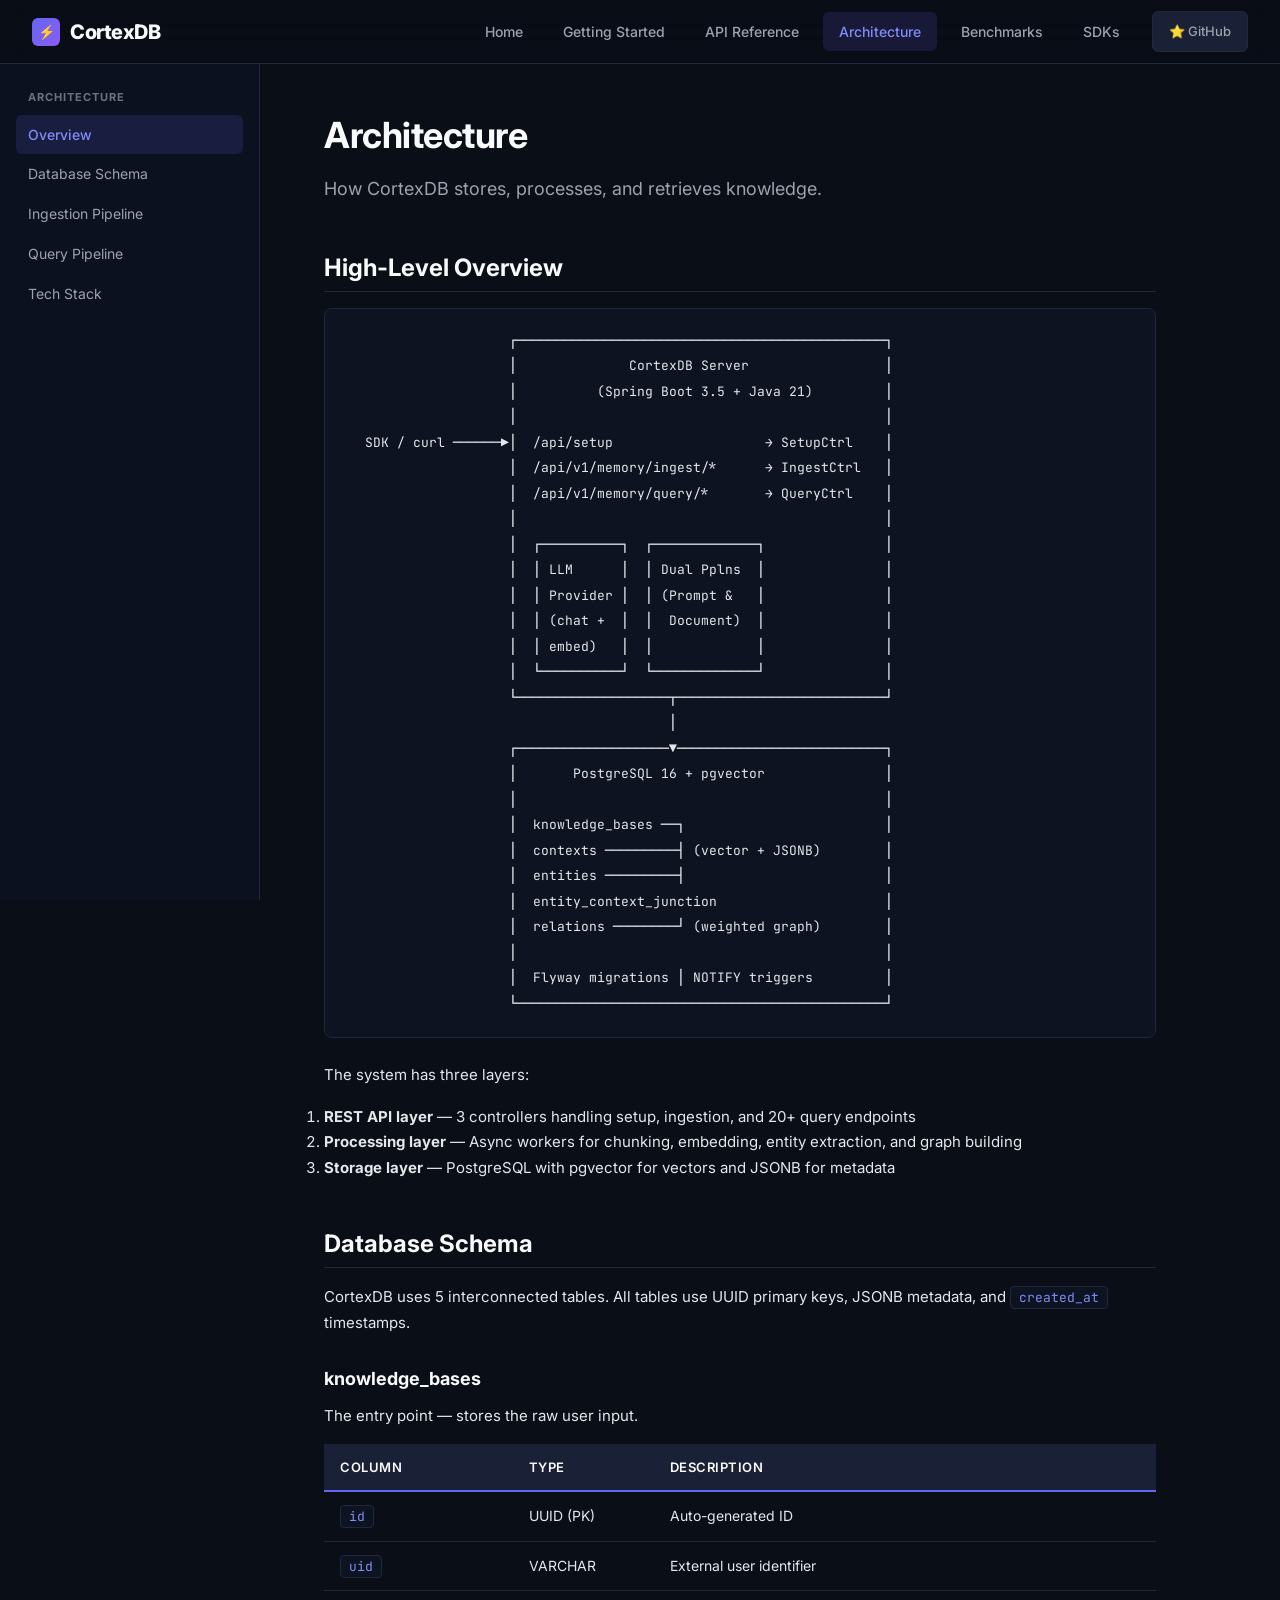
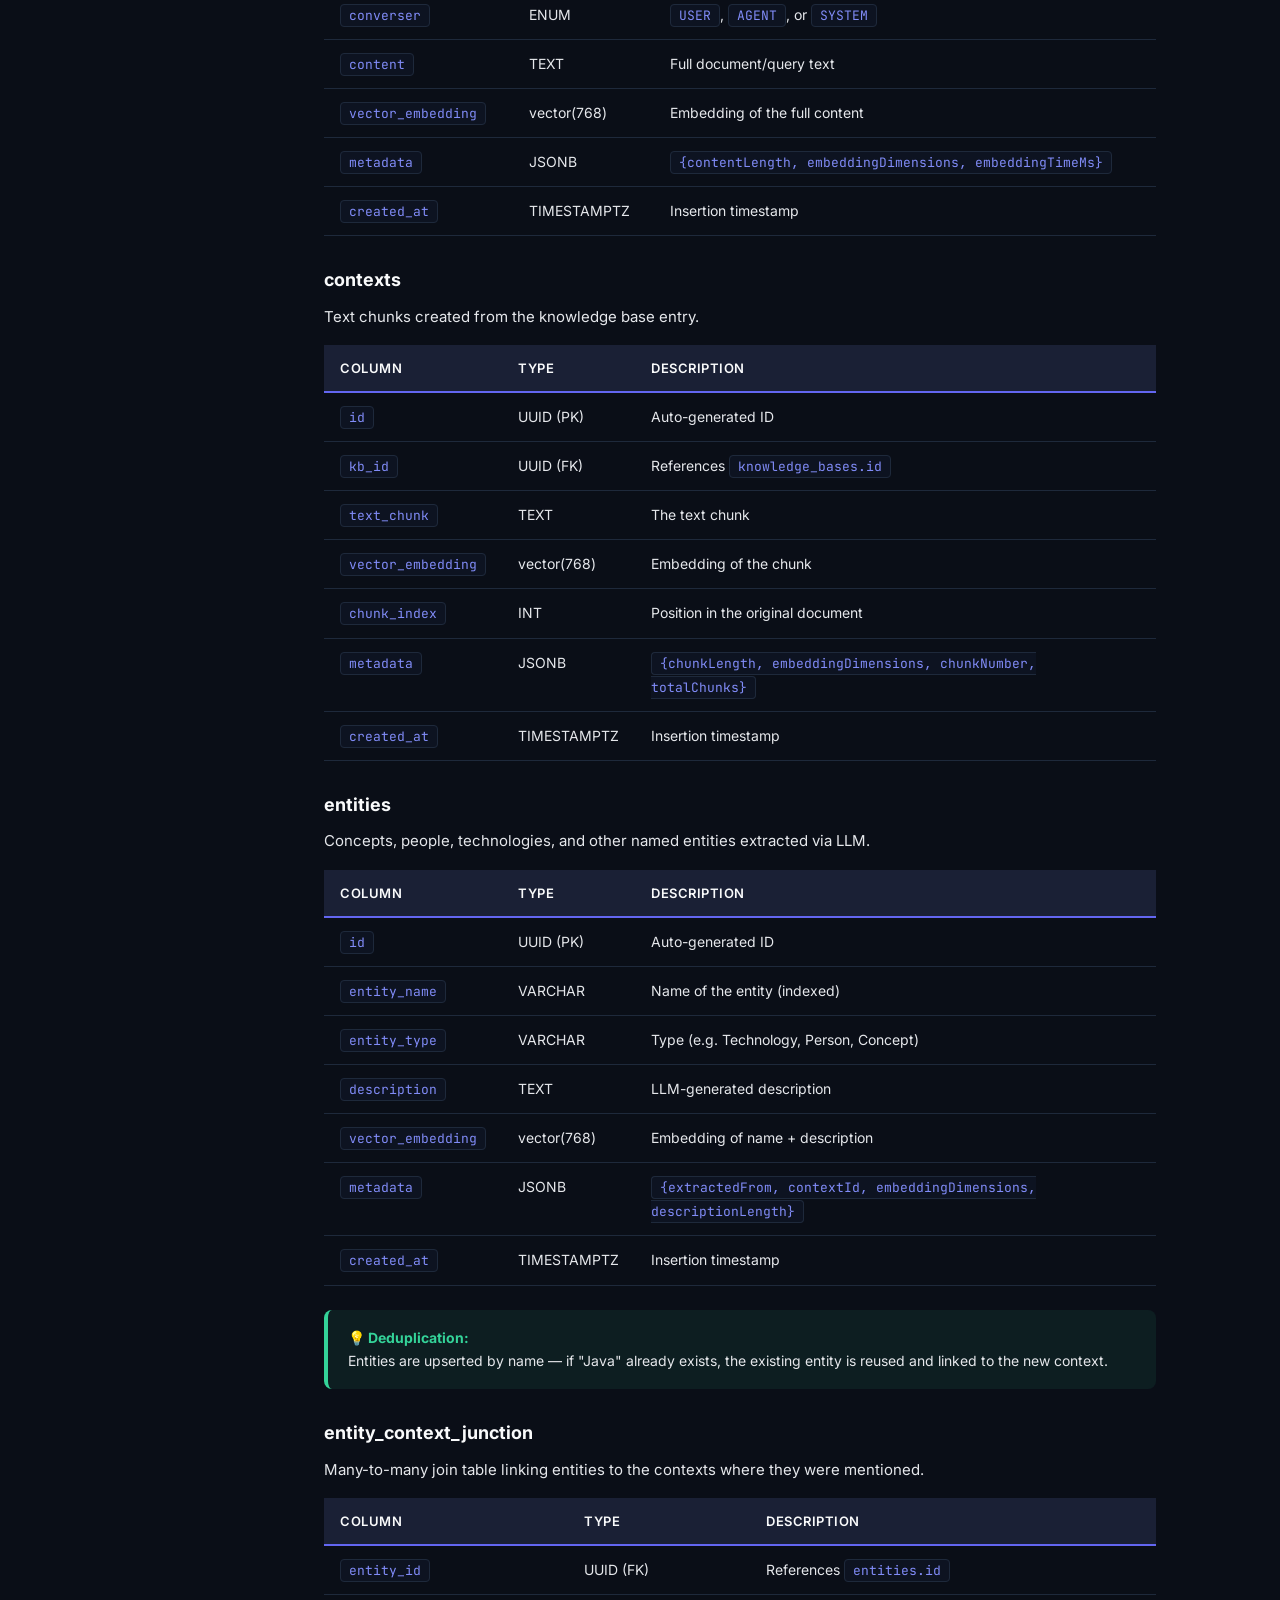
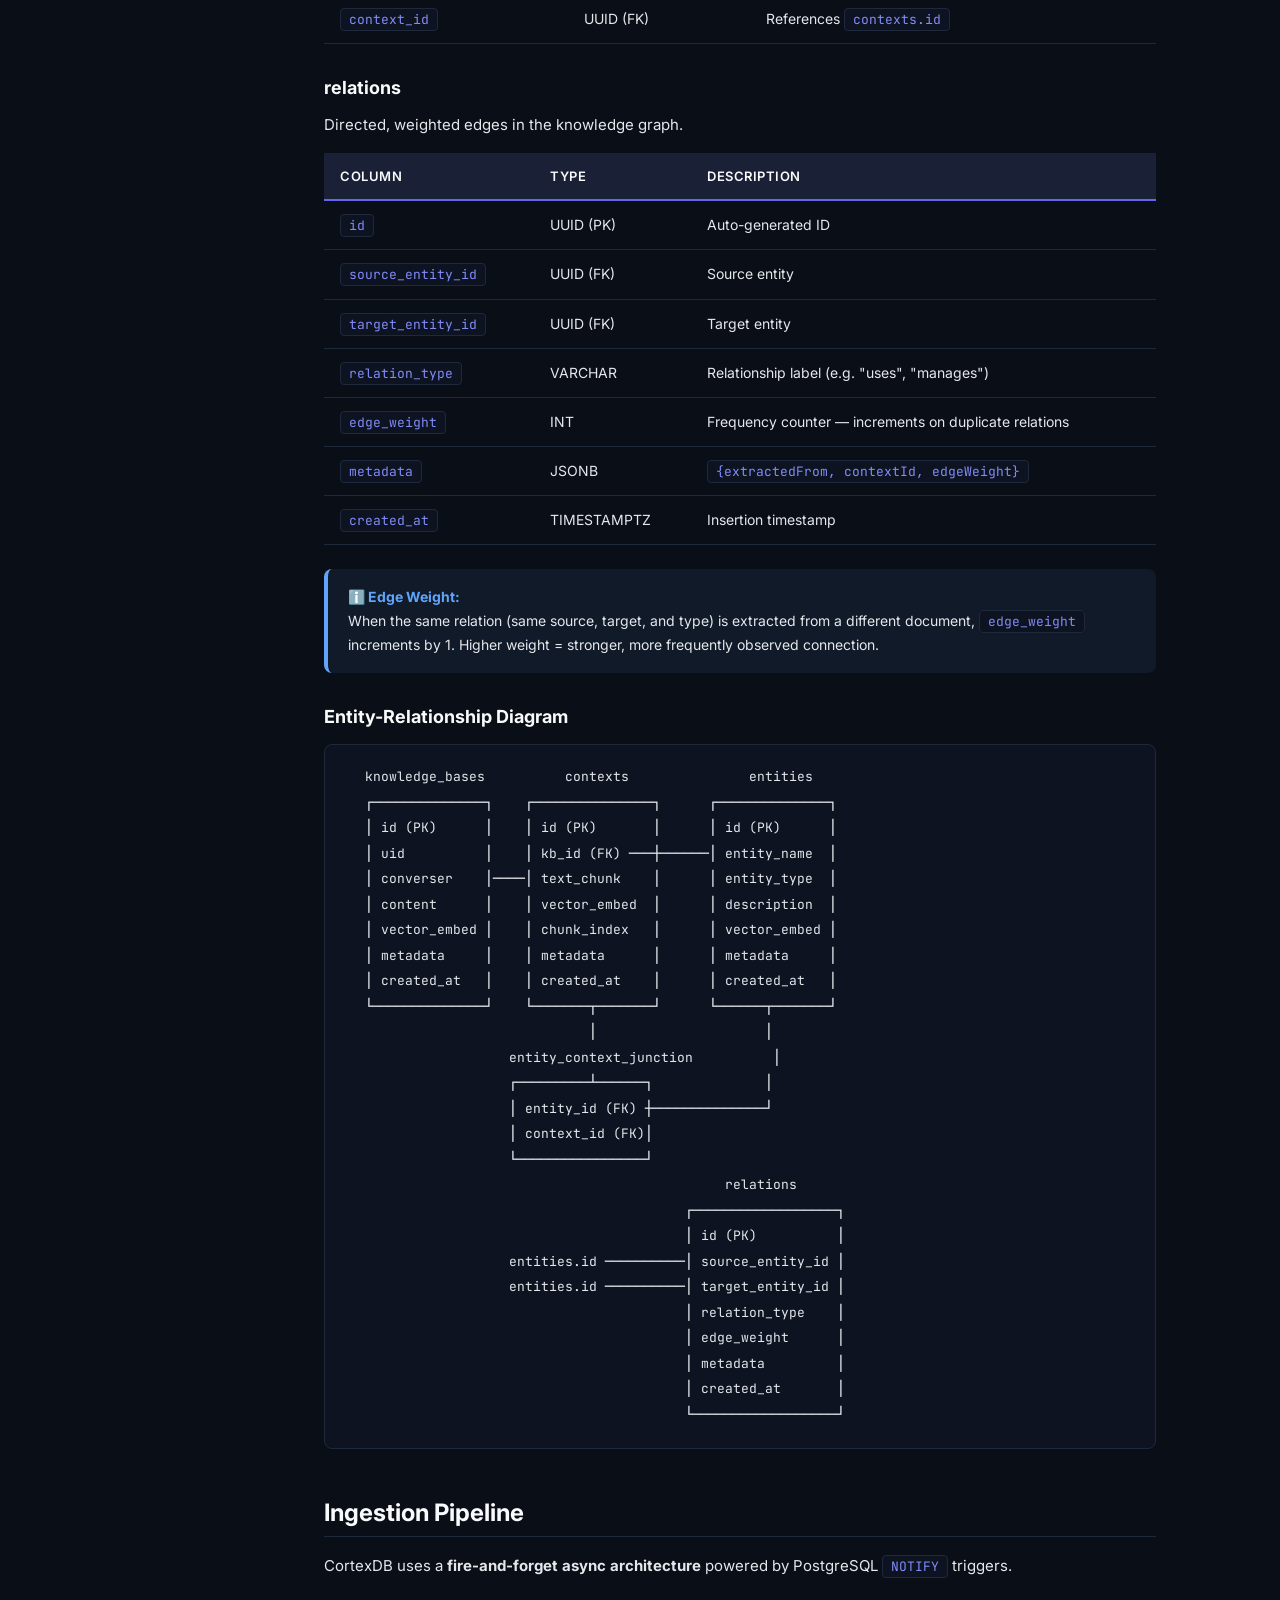
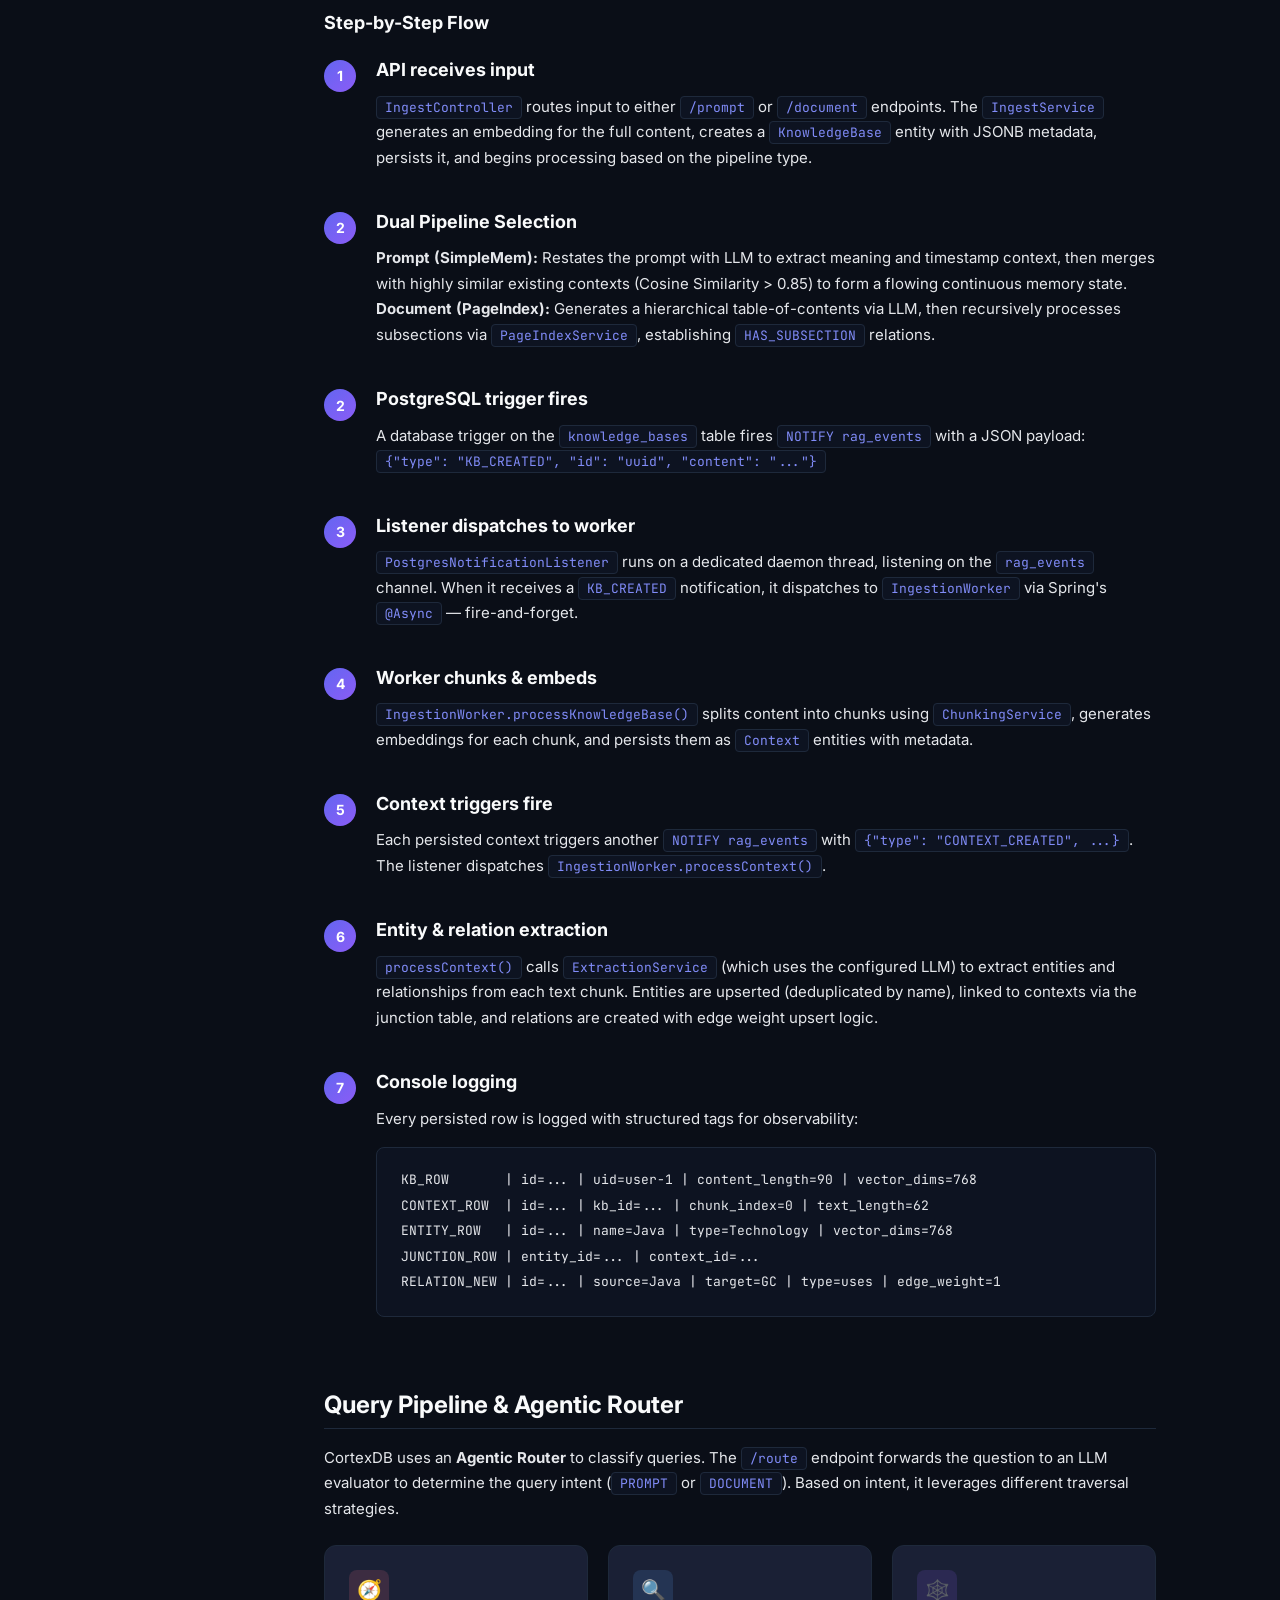
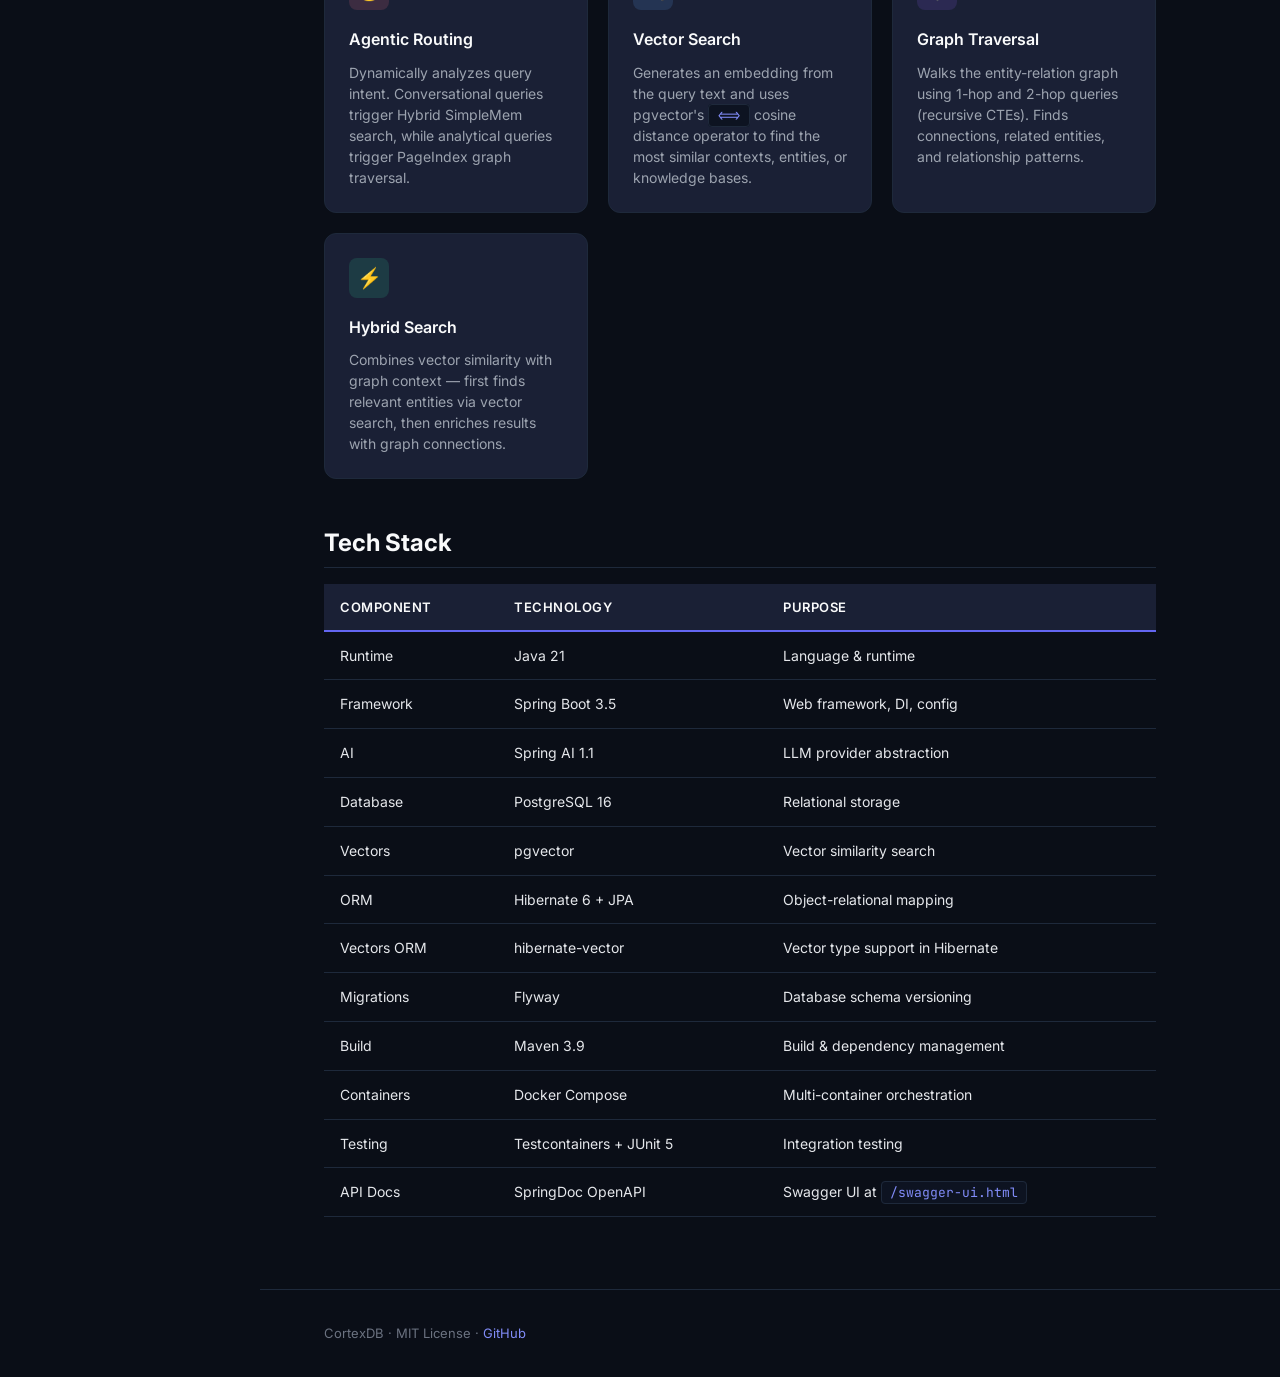
<file: docs/architecture.html>
<!DOCTYPE html>
<html lang="en">

<head>
    <meta charset="UTF-8">
    <meta name="viewport" content="width=device-width, initial-scale=1.0">
    <title>Architecture — CortexDB Docs</title>
    <meta name="description"
        content="CortexDB architecture: database schema, async ingestion pipeline, query pipeline, and technology stack.">
    <link rel="stylesheet" href="style.css">
</head>

<body>

    <header class="site-header">
        <a href="index.html" class="logo"><span class="logo-icon">⚡</span> CortexDB</a>
        <nav>
            <a href="index.html">Home</a>
            <a href="getting-started.html">Getting Started</a>
            <a href="api-reference.html">API Reference</a>
            <a href="architecture.html" class="active">Architecture</a>
            <a href="benchmarks.html">Benchmarks</a>
            <a href="sdks.html">SDKs</a>
        </nav>
        <a href="https://github.com/harshit-sandilya/CortexDB" class="github-link" target="_blank">⭐ GitHub</a>
    </header>

    <div class="page-wrapper">
        <aside class="sidebar">
            <div class="sidebar-group">
                <div class="sidebar-group-title">Architecture</div>
                <a href="#overview" class="active">Overview</a>
                <a href="#database-schema">Database Schema</a>
                <a href="#ingestion-pipeline">Ingestion Pipeline</a>
                <a href="#query-pipeline">Query Pipeline</a>
                <a href="#tech-stack">Tech Stack</a>
            </div>
        </aside>

        <main class="content">
            <h1>Architecture</h1>
            <p class="subtitle">How CortexDB stores, processes, and retrieves knowledge.</p>

            <!-- ═══ OVERVIEW ═══ -->
            <h2 id="overview">High-Level Overview</h2>

            <pre><code>                    ┌──────────────────────────────────────────────┐
                    │              CortexDB Server                 │
                    │          (Spring Boot 3.5 + Java 21)         │
                    │                                              │
  SDK / curl ──────▶│  /api/setup                   → SetupCtrl    │
                    │  /api/v1/memory/ingest/*      → IngestCtrl   │
                    │  /api/v1/memory/query/*       → QueryCtrl    │
                    │                                              │
                    │  ┌──────────┐  ┌─────────────┐               │
                    │  │ LLM      │  │ Dual Pplns  │               │
                    │  │ Provider │  │ (Prompt &   │               │
                    │  │ (chat +  │  │  Document)  │               │
                    │  │ embed)   │  │             │               │
                    │  └──────────┘  └─────────────┘               │
                    └───────────────────┬──────────────────────────┘
                                        │
                    ┌───────────────────▼──────────────────────────┐
                    │       PostgreSQL 16 + pgvector               │
                    │                                              │
                    │  knowledge_bases ──┐                         │
                    │  contexts ─────────┤ (vector + JSONB)        │
                    │  entities ─────────┤                         │
                    │  entity_context_junction                     │
                    │  relations ────────┘ (weighted graph)        │
                    │                                              │
                    │  Flyway migrations │ NOTIFY triggers         │
                    └──────────────────────────────────────────────┘</code></pre>

            <p>The system has three layers:</p>
            <ol>
                <li><strong>REST API layer</strong> — 3 controllers handling setup, ingestion, and 20+ query endpoints
                </li>
                <li><strong>Processing layer</strong> — Async workers for chunking, embedding, entity extraction, and
                    graph building</li>
                <li><strong>Storage layer</strong> — PostgreSQL with pgvector for vectors and JSONB for metadata</li>
            </ol>

            <!-- ═══ DATABASE SCHEMA ═══ -->
            <h2 id="database-schema">Database Schema</h2>
            <p>CortexDB uses 5 interconnected tables. All tables use UUID primary keys, JSONB metadata, and
                <code>created_at</code> timestamps.</p>

            <h3>knowledge_bases</h3>
            <p>The entry point — stores the raw user input.</p>
            <table>
                <thead>
                    <tr>
                        <th>Column</th>
                        <th>Type</th>
                        <th>Description</th>
                    </tr>
                </thead>
                <tbody>
                    <tr>
                        <td><code>id</code></td>
                        <td>UUID (PK)</td>
                        <td>Auto-generated ID</td>
                    </tr>
                    <tr>
                        <td><code>uid</code></td>
                        <td>VARCHAR</td>
                        <td>External user identifier</td>
                    </tr>
                    <tr>
                        <td><code>converser</code></td>
                        <td>ENUM</td>
                        <td><code>USER</code>, <code>AGENT</code>, or <code>SYSTEM</code></td>
                    </tr>
                    <tr>
                        <td><code>content</code></td>
                        <td>TEXT</td>
                        <td>Full document/query text</td>
                    </tr>
                    <tr>
                        <td><code>vector_embedding</code></td>
                        <td>vector(768)</td>
                        <td>Embedding of the full content</td>
                    </tr>
                    <tr>
                        <td><code>metadata</code></td>
                        <td>JSONB</td>
                        <td><code>{contentLength, embeddingDimensions, embeddingTimeMs}</code></td>
                    </tr>
                    <tr>
                        <td><code>created_at</code></td>
                        <td>TIMESTAMPTZ</td>
                        <td>Insertion timestamp</td>
                    </tr>
                </tbody>
            </table>

            <h3>contexts</h3>
            <p>Text chunks created from the knowledge base entry.</p>
            <table>
                <thead>
                    <tr>
                        <th>Column</th>
                        <th>Type</th>
                        <th>Description</th>
                    </tr>
                </thead>
                <tbody>
                    <tr>
                        <td><code>id</code></td>
                        <td>UUID (PK)</td>
                        <td>Auto-generated ID</td>
                    </tr>
                    <tr>
                        <td><code>kb_id</code></td>
                        <td>UUID (FK)</td>
                        <td>References <code>knowledge_bases.id</code></td>
                    </tr>
                    <tr>
                        <td><code>text_chunk</code></td>
                        <td>TEXT</td>
                        <td>The text chunk</td>
                    </tr>
                    <tr>
                        <td><code>vector_embedding</code></td>
                        <td>vector(768)</td>
                        <td>Embedding of the chunk</td>
                    </tr>
                    <tr>
                        <td><code>chunk_index</code></td>
                        <td>INT</td>
                        <td>Position in the original document</td>
                    </tr>
                    <tr>
                        <td><code>metadata</code></td>
                        <td>JSONB</td>
                        <td><code>{chunkLength, embeddingDimensions, chunkNumber, totalChunks}</code></td>
                    </tr>
                    <tr>
                        <td><code>created_at</code></td>
                        <td>TIMESTAMPTZ</td>
                        <td>Insertion timestamp</td>
                    </tr>
                </tbody>
            </table>

            <h3>entities</h3>
            <p>Concepts, people, technologies, and other named entities extracted via LLM.</p>
            <table>
                <thead>
                    <tr>
                        <th>Column</th>
                        <th>Type</th>
                        <th>Description</th>
                    </tr>
                </thead>
                <tbody>
                    <tr>
                        <td><code>id</code></td>
                        <td>UUID (PK)</td>
                        <td>Auto-generated ID</td>
                    </tr>
                    <tr>
                        <td><code>entity_name</code></td>
                        <td>VARCHAR</td>
                        <td>Name of the entity (indexed)</td>
                    </tr>
                    <tr>
                        <td><code>entity_type</code></td>
                        <td>VARCHAR</td>
                        <td>Type (e.g. Technology, Person, Concept)</td>
                    </tr>
                    <tr>
                        <td><code>description</code></td>
                        <td>TEXT</td>
                        <td>LLM-generated description</td>
                    </tr>
                    <tr>
                        <td><code>vector_embedding</code></td>
                        <td>vector(768)</td>
                        <td>Embedding of name + description</td>
                    </tr>
                    <tr>
                        <td><code>metadata</code></td>
                        <td>JSONB</td>
                        <td><code>{extractedFrom, contextId, embeddingDimensions, descriptionLength}</code></td>
                    </tr>
                    <tr>
                        <td><code>created_at</code></td>
                        <td>TIMESTAMPTZ</td>
                        <td>Insertion timestamp</td>
                    </tr>
                </tbody>
            </table>
            <div class="callout callout-tip">
                <strong>💡 Deduplication:</strong>
                <p>Entities are upserted by name — if "Java" already exists, the existing entity is reused and linked to
                    the new context.</p>
            </div>

            <h3>entity_context_junction</h3>
            <p>Many-to-many join table linking entities to the contexts where they were mentioned.</p>
            <table>
                <thead>
                    <tr>
                        <th>Column</th>
                        <th>Type</th>
                        <th>Description</th>
                    </tr>
                </thead>
                <tbody>
                    <tr>
                        <td><code>entity_id</code></td>
                        <td>UUID (FK)</td>
                        <td>References <code>entities.id</code></td>
                    </tr>
                    <tr>
                        <td><code>context_id</code></td>
                        <td>UUID (FK)</td>
                        <td>References <code>contexts.id</code></td>
                    </tr>
                </tbody>
            </table>

            <h3>relations</h3>
            <p>Directed, weighted edges in the knowledge graph.</p>
            <table>
                <thead>
                    <tr>
                        <th>Column</th>
                        <th>Type</th>
                        <th>Description</th>
                    </tr>
                </thead>
                <tbody>
                    <tr>
                        <td><code>id</code></td>
                        <td>UUID (PK)</td>
                        <td>Auto-generated ID</td>
                    </tr>
                    <tr>
                        <td><code>source_entity_id</code></td>
                        <td>UUID (FK)</td>
                        <td>Source entity</td>
                    </tr>
                    <tr>
                        <td><code>target_entity_id</code></td>
                        <td>UUID (FK)</td>
                        <td>Target entity</td>
                    </tr>
                    <tr>
                        <td><code>relation_type</code></td>
                        <td>VARCHAR</td>
                        <td>Relationship label (e.g. "uses", "manages")</td>
                    </tr>
                    <tr>
                        <td><code>edge_weight</code></td>
                        <td>INT</td>
                        <td>Frequency counter — increments on duplicate relations</td>
                    </tr>
                    <tr>
                        <td><code>metadata</code></td>
                        <td>JSONB</td>
                        <td><code>{extractedFrom, contextId, edgeWeight}</code></td>
                    </tr>
                    <tr>
                        <td><code>created_at</code></td>
                        <td>TIMESTAMPTZ</td>
                        <td>Insertion timestamp</td>
                    </tr>
                </tbody>
            </table>
            <div class="callout callout-info">
                <strong>ℹ️ Edge Weight:</strong>
                <p>When the same relation (same source, target, and type) is extracted from a different document,
                    <code>edge_weight</code> increments by 1. Higher weight = stronger, more frequently observed
                    connection.</p>
            </div>

            <h3>Entity-Relationship Diagram</h3>
            <pre><code>  knowledge_bases          contexts               entities
  ┌──────────────┐    ┌───────────────┐      ┌──────────────┐
  │ id (PK)      │    │ id (PK)       │      │ id (PK)      │
  │ uid          │    │ kb_id (FK) ───┼──────│ entity_name  │
  │ converser    │────│ text_chunk    │      │ entity_type  │
  │ content      │    │ vector_embed  │      │ description  │
  │ vector_embed │    │ chunk_index   │      │ vector_embed │
  │ metadata     │    │ metadata      │      │ metadata     │
  │ created_at   │    │ created_at    │      │ created_at   │
  └──────────────┘    └───────┬───────┘      └──────┬───────┘
                              │                     │
                    entity_context_junction          │
                    ┌─────────┴──────┐              │
                    │ entity_id (FK) ┼──────────────┘
                    │ context_id (FK)│
                    └────────────────┘
                                               relations
                                          ┌──────────────────┐
                                          │ id (PK)          │
                    entities.id ──────────│ source_entity_id │
                    entities.id ──────────│ target_entity_id │
                                          │ relation_type    │
                                          │ edge_weight      │
                                          │ metadata         │
                                          │ created_at       │
                                          └──────────────────┘</code></pre>

            <!-- ═══ INGESTION PIPELINE ═══ -->
            <h2 id="ingestion-pipeline">Ingestion Pipeline</h2>
            <p>CortexDB uses a <strong>fire-and-forget async architecture</strong> powered by PostgreSQL
                <code>NOTIFY</code> triggers.</p>

            <h3>Step-by-Step Flow</h3>
            <div class="step">
                <div class="step-number">1</div>
                <div class="step-content">
                    <h3>API receives input</h3>
                    <p><code>IngestController</code> routes input to either <code>/prompt</code> or <code>/document</code> endpoints. The <code>IngestService</code> generates an embedding for the full content, creates a <code>KnowledgeBase</code> entity with JSONB metadata, persists it, and begins processing based on the pipeline type.</p>
                </div>
            </div>

            <div class="step">
                <div class="step-number">2</div>
                <div class="step-content">
                    <h3>Dual Pipeline Selection</h3>
                    <p><strong>Prompt (SimpleMem):</strong> Restates the prompt with LLM to extract meaning and timestamp context, then merges with highly similar existing contexts (Cosine Similarity > 0.85) to form a flowing continuous memory state.<br>
                    <strong>Document (PageIndex):</strong> Generates a hierarchical table-of-contents via LLM, then recursively processes subsections via <code>PageIndexService</code>, establishing <code>HAS_SUBSECTION</code> relations.</p>
                </div>
            </div>

            <div class="step">
                <div class="step-number">2</div>
                <div class="step-content">
                    <h3>PostgreSQL trigger fires</h3>
                    <p>A database trigger on the <code>knowledge_bases</code> table fires <code>NOTIFY rag_events</code>
                        with a JSON payload: <code>{"type": "KB_CREATED", "id": "uuid", "content": "..."}</code></p>
                </div>
            </div>

            <div class="step">
                <div class="step-number">3</div>
                <div class="step-content">
                    <h3>Listener dispatches to worker</h3>
                    <p><code>PostgresNotificationListener</code> runs on a dedicated daemon thread, listening on the
                        <code>rag_events</code> channel. When it receives a <code>KB_CREATED</code> notification, it
                        dispatches to <code>IngestionWorker</code> via Spring's <code>@Async</code> — fire-and-forget.
                    </p>
                </div>
            </div>

            <div class="step">
                <div class="step-number">4</div>
                <div class="step-content">
                    <h3>Worker chunks &amp; embeds</h3>
                    <p><code>IngestionWorker.processKnowledgeBase()</code> splits content into chunks using
                        <code>ChunkingService</code>, generates embeddings for each chunk, and persists them as
                        <code>Context</code> entities with metadata.</p>
                </div>
            </div>

            <div class="step">
                <div class="step-number">5</div>
                <div class="step-content">
                    <h3>Context triggers fire</h3>
                    <p>Each persisted context triggers another <code>NOTIFY rag_events</code> with
                        <code>{"type": "CONTEXT_CREATED", ...}</code>. The listener dispatches
                        <code>IngestionWorker.processContext()</code>.</p>
                </div>
            </div>

            <div class="step">
                <div class="step-number">6</div>
                <div class="step-content">
                    <h3>Entity &amp; relation extraction</h3>
                    <p><code>processContext()</code> calls <code>ExtractionService</code> (which uses the configured
                        LLM) to extract entities and relationships from each text chunk. Entities are upserted
                        (deduplicated by name), linked to contexts via the junction table, and relations are created
                        with edge weight upsert logic.</p>
                </div>
            </div>

            <div class="step">
                <div class="step-number">7</div>
                <div class="step-content">
                    <h3>Console logging</h3>
                    <p>Every persisted row is logged with structured tags for observability:</p>
                    <pre><code>KB_ROW       | id=... | uid=user-1 | content_length=90 | vector_dims=768
CONTEXT_ROW  | id=... | kb_id=... | chunk_index=0 | text_length=62
ENTITY_ROW   | id=... | name=Java | type=Technology | vector_dims=768
JUNCTION_ROW | entity_id=... | context_id=...
RELATION_NEW | id=... | source=Java | target=GC | type=uses | edge_weight=1</code></pre>
                </div>
            </div>

            <!-- ═══ QUERY PIPELINE ═══ -->
            <h2 id="query-pipeline">Query Pipeline &amp; Agentic Router</h2>
            <p>CortexDB uses an <strong>Agentic Router</strong> to classify queries. The <code>/route</code> endpoint forwards the question to an LLM evaluator to determine the query intent (<code>PROMPT</code> or <code>DOCUMENT</code>). Based on intent, it leverages different traversal strategies.</p>

            <div class="card-grid">
                <div class="card">
                    <div class="card-icon" style="background: rgba(251, 113, 133, 0.15); color: var(--accent-rose);">🧭
                    </div>
                    <div class="card-title">Agentic Routing</div>
                    <div class="card-desc">Dynamically analyzes query intent. Conversational queries trigger Hybrid SimpleMem search, while analytical queries trigger PageIndex graph traversal.</div>
                </div>
                <div class="card">
                    <div class="card-icon" style="background: rgba(96, 165, 250, 0.15); color: var(--accent-blue);">🔍
                    </div>
                    <div class="card-title">Vector Search</div>
                    <div class="card-desc">Generates an embedding from the query text and uses pgvector's
                        <code>&lt;=&gt;</code> cosine distance operator to find the most similar contexts, entities, or
                        knowledge bases.</div>
                </div>
                <div class="card">
                    <div class="card-icon"
                        style="background: rgba(139, 92, 246, 0.15); color: var(--accent-secondary);">🕸️</div>
                    <div class="card-title">Graph Traversal</div>
                    <div class="card-desc">Walks the entity-relation graph using 1-hop and 2-hop queries (recursive
                        CTEs). Finds connections, related entities, and relationship patterns.</div>
                </div>
                <div class="card">
                    <div class="card-icon" style="background: rgba(52, 211, 153, 0.15); color: var(--accent-green);">⚡
                    </div>
                    <div class="card-title">Hybrid Search</div>
                    <div class="card-desc">Combines vector similarity with graph context — first finds relevant entities
                        via vector search, then enriches results with graph connections.</div>
                </div>
            </div>

            <!-- ═══ TECH STACK ═══ -->
            <h2 id="tech-stack">Tech Stack</h2>
            <table>
                <thead>
                    <tr>
                        <th>Component</th>
                        <th>Technology</th>
                        <th>Purpose</th>
                    </tr>
                </thead>
                <tbody>
                    <tr>
                        <td>Runtime</td>
                        <td>Java 21</td>
                        <td>Language &amp; runtime</td>
                    </tr>
                    <tr>
                        <td>Framework</td>
                        <td>Spring Boot 3.5</td>
                        <td>Web framework, DI, config</td>
                    </tr>
                    <tr>
                        <td>AI</td>
                        <td>Spring AI 1.1</td>
                        <td>LLM provider abstraction</td>
                    </tr>
                    <tr>
                        <td>Database</td>
                        <td>PostgreSQL 16</td>
                        <td>Relational storage</td>
                    </tr>
                    <tr>
                        <td>Vectors</td>
                        <td>pgvector</td>
                        <td>Vector similarity search</td>
                    </tr>
                    <tr>
                        <td>ORM</td>
                        <td>Hibernate 6 + JPA</td>
                        <td>Object-relational mapping</td>
                    </tr>
                    <tr>
                        <td>Vectors ORM</td>
                        <td>hibernate-vector</td>
                        <td>Vector type support in Hibernate</td>
                    </tr>
                    <tr>
                        <td>Migrations</td>
                        <td>Flyway</td>
                        <td>Database schema versioning</td>
                    </tr>
                    <tr>
                        <td>Build</td>
                        <td>Maven 3.9</td>
                        <td>Build &amp; dependency management</td>
                    </tr>
                    <tr>
                        <td>Containers</td>
                        <td>Docker Compose</td>
                        <td>Multi-container orchestration</td>
                    </tr>
                    <tr>
                        <td>Testing</td>
                        <td>Testcontainers + JUnit 5</td>
                        <td>Integration testing</td>
                    </tr>
                    <tr>
                        <td>API Docs</td>
                        <td>SpringDoc OpenAPI</td>
                        <td>Swagger UI at <code>/swagger-ui.html</code></td>
                    </tr>
                </tbody>
            </table>

        </main>
    </div>

    <footer class="site-footer">
        CortexDB · MIT License · <a href="https://github.com/harshit-sandilya/CortexDB">GitHub</a>
    </footer>

</body>

</html>
</file>
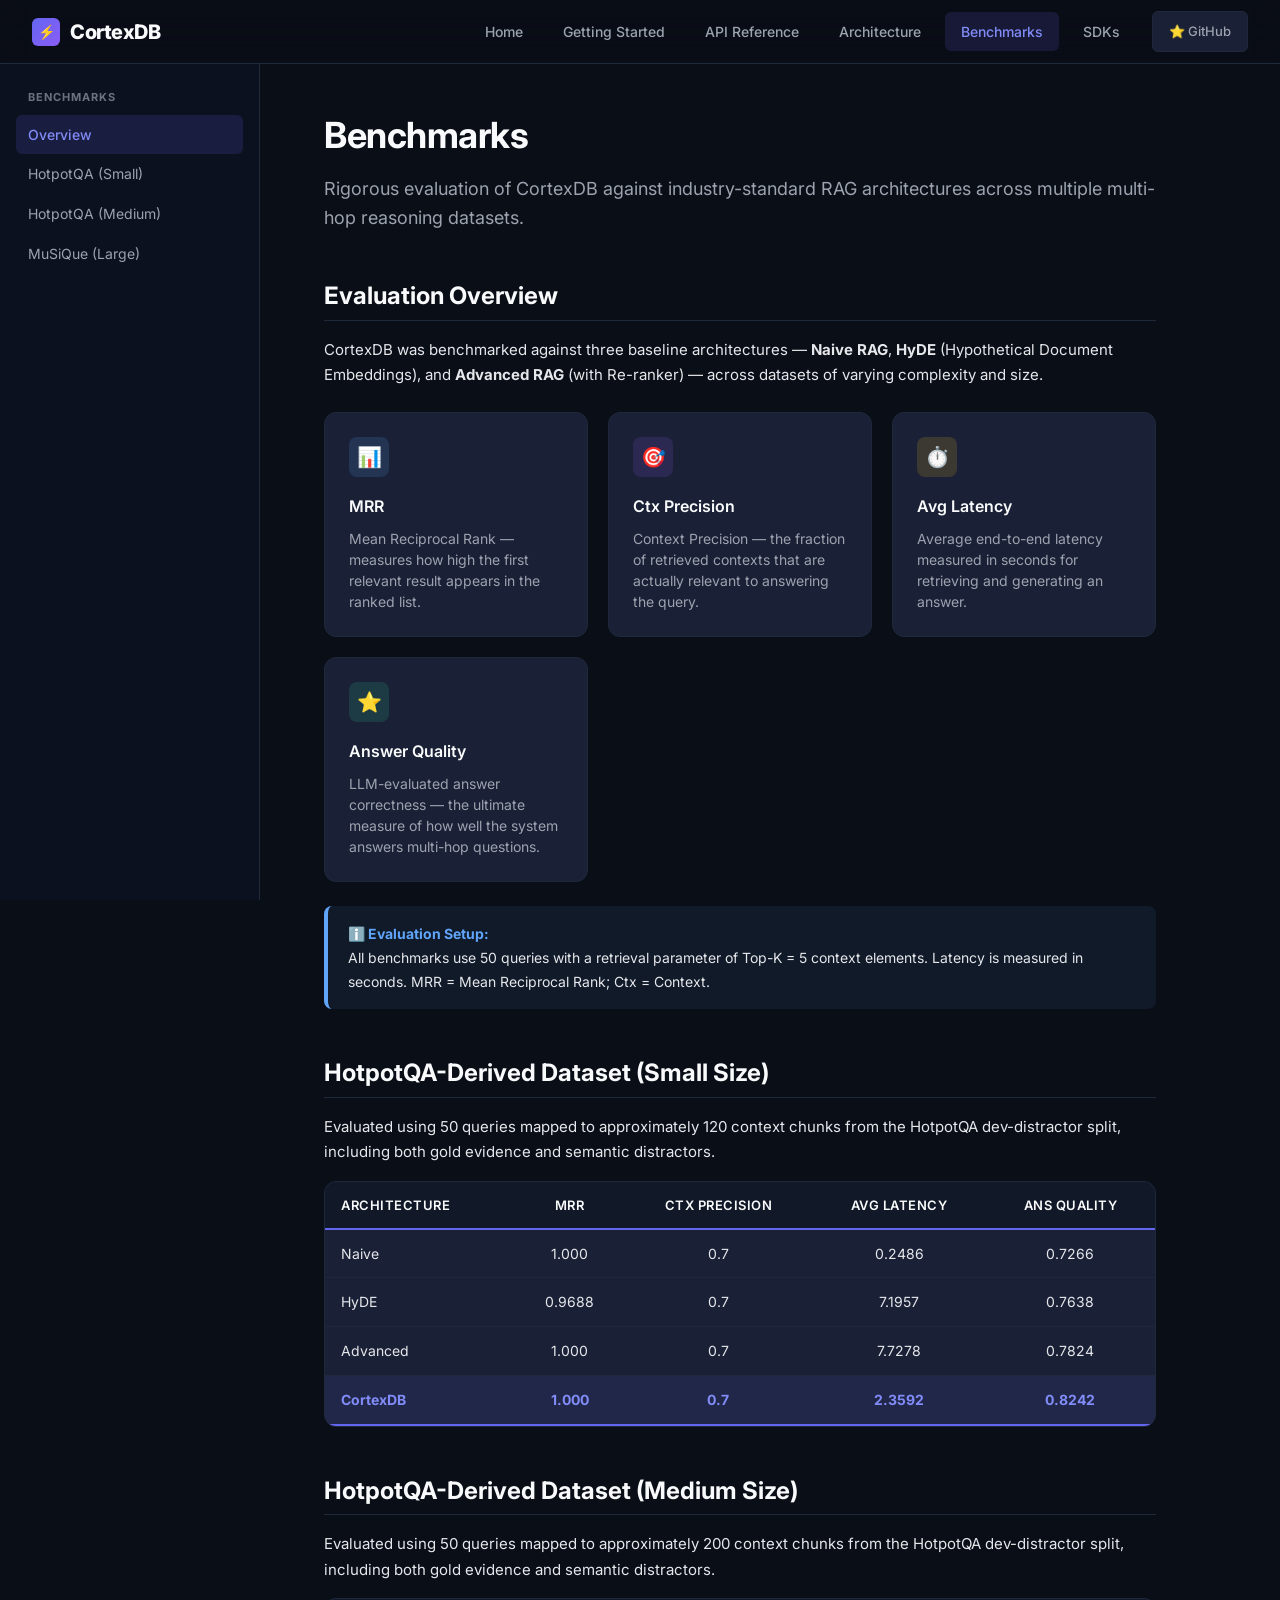
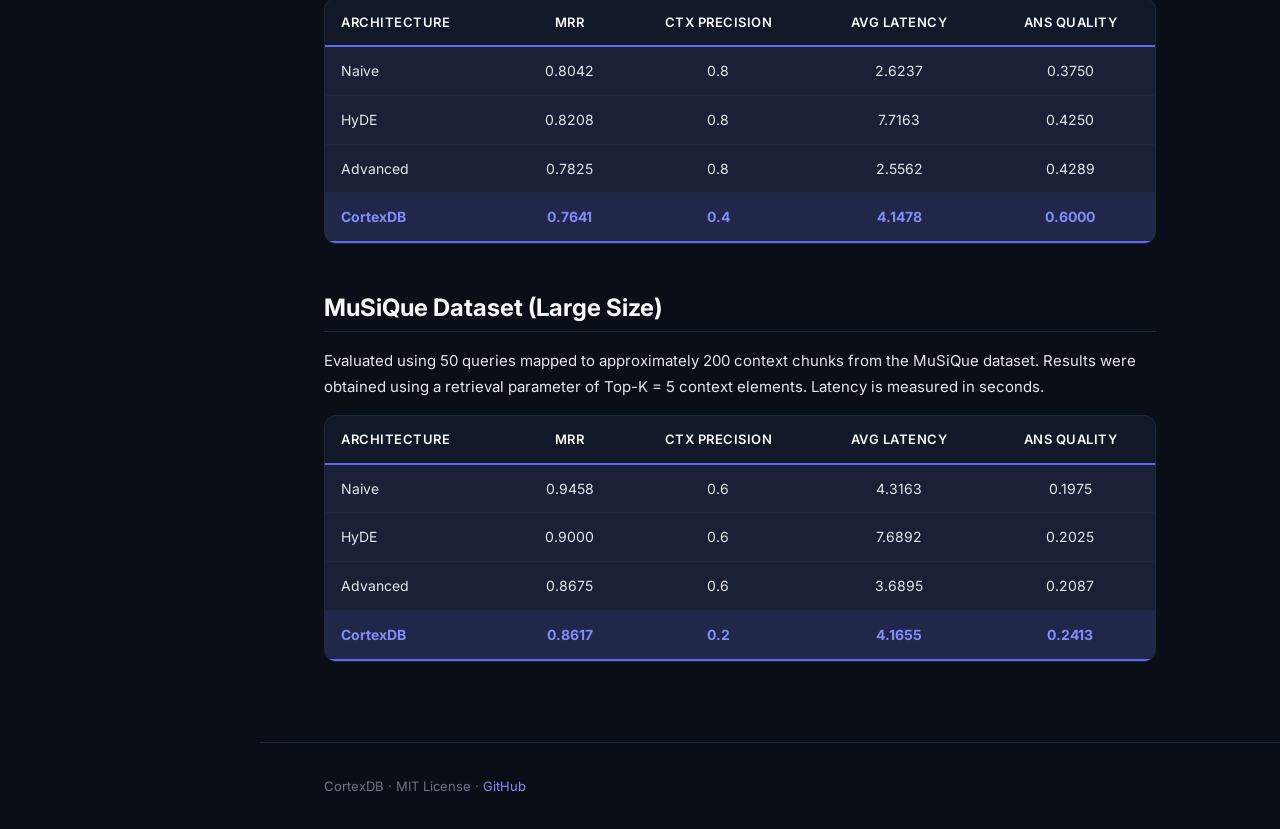
<file: docs/benchmarks.html>
<!DOCTYPE html>
<html lang="en">

<head>
  <meta charset="UTF-8">
  <meta name="viewport" content="width=device-width, initial-scale=1.0">
  <title>Benchmarks — CortexDB Docs</title>
  <meta name="description"
    content="CortexDB benchmark results across HotpotQA and MuSiQue datasets, comparing Naive RAG, HyDE, Advanced RAG, and CortexDB architectures.">
  <link rel="stylesheet" href="style.css">
</head>

<body>

  <header class="site-header">
    <a href="index.html" class="logo"><span class="logo-icon">⚡</span> CortexDB</a>
    <nav>
      <a href="index.html">Home</a>
      <a href="getting-started.html">Getting Started</a>
      <a href="api-reference.html">API Reference</a>
      <a href="architecture.html">Architecture</a>
      <a href="benchmarks.html" class="active">Benchmarks</a>
      <a href="sdks.html">SDKs</a>
    </nav>
    <a href="https://github.com/harshit-sandilya/CortexDB" class="github-link" target="_blank">⭐ GitHub</a>
  </header>

  <div class="page-wrapper">
    <aside class="sidebar">
      <div class="sidebar-group">
        <div class="sidebar-group-title">Benchmarks</div>
        <a href="#overview" class="active">Overview</a>
        <a href="#hotpotqa-small">HotpotQA (Small)</a>
        <a href="#hotpotqa-medium">HotpotQA (Medium)</a>
        <a href="#musique-large">MuSiQue (Large)</a>
      </div>
    </aside>

    <main class="content">
      <h1>Benchmarks</h1>
      <p class="subtitle">Rigorous evaluation of CortexDB against industry-standard RAG architectures across multiple
        multi-hop reasoning datasets.</p>

      <!-- ═══ OVERVIEW ═══ -->
      <h2 id="overview">Evaluation Overview</h2>
      <p>CortexDB was benchmarked against three baseline architectures — <strong>Naive RAG</strong>,
        <strong>HyDE</strong> (Hypothetical Document Embeddings), and <strong>Advanced RAG</strong> (with Re-ranker) —
        across datasets of varying complexity and size.
      </p>

      <div class="card-grid">
        <div class="card">
          <div class="card-icon" style="background: rgba(96, 165, 250, 0.15); color: var(--accent-blue);">📊</div>
          <div class="card-title">MRR</div>
          <div class="card-desc">Mean Reciprocal Rank — measures how high the first relevant result appears in the
            ranked list.</div>
        </div>
        <div class="card">
          <div class="card-icon" style="background: rgba(139, 92, 246, 0.15); color: var(--accent-secondary);">🎯</div>
          <div class="card-title">Ctx Precision</div>
          <div class="card-desc">Context Precision — the fraction of retrieved contexts that are actually relevant to
            answering the query.</div>
        </div>
        <div class="card">
          <div class="card-icon" style="background: rgba(251, 191, 36, 0.15); color: var(--accent-amber);">⏱️</div>
          <div class="card-title">Avg Latency</div>
          <div class="card-desc">Average end-to-end latency measured in seconds for retrieving and generating an answer.
          </div>
        </div>
        <div class="card">
          <div class="card-icon" style="background: rgba(52, 211, 153, 0.15); color: var(--accent-green);">⭐</div>
          <div class="card-title">Answer Quality</div>
          <div class="card-desc">LLM-evaluated answer correctness — the ultimate measure of how well the system answers
            multi-hop questions.</div>
        </div>
      </div>

      <div class="callout callout-info">
        <strong>ℹ️ Evaluation Setup:</strong>
        <p>All benchmarks use 50 queries with a retrieval parameter of Top-K = 5 context elements. Latency is
          measured in seconds. MRR = Mean Reciprocal Rank; Ctx = Context.</p>
      </div>

      <!-- ═══ HOTPOTQA SMALL ═══ -->
      <h2 id="hotpotqa-small">HotpotQA-Derived Dataset (Small Size)</h2>
      <p>Evaluated using 50 queries mapped to approximately 120 context chunks from the HotpotQA dev-distractor split,
        including both gold evidence and semantic distractors.</p>

      <div class="benchmark-table-wrapper">
        <table class="benchmark-table">
          <thead>
            <tr>
              <th>Architecture</th>
              <th>MRR</th>
              <th>Ctx Precision</th>
              <th>Avg Latency</th>
              <th>Ans Quality</th>
            </tr>
          </thead>
          <tbody>
            <tr>
              <td>Naive</td>
              <td>1.000</td>
              <td>0.7</td>
              <td>0.2486</td>
              <td>0.7266</td>
            </tr>
            <tr>
              <td>HyDE</td>
              <td>0.9688</td>
              <td>0.7</td>
              <td>7.1957</td>
              <td>0.7638</td>
            </tr>
            <tr>
              <td>Advanced</td>
              <td>1.000</td>
              <td>0.7</td>
              <td>7.7278</td>
              <td>0.7824</td>
            </tr>
            <tr class="benchmark-highlight">
              <td><strong>CortexDB</strong></td>
              <td><strong>1.000</strong></td>
              <td><strong>0.7</strong></td>
              <td><strong>2.3592</strong></td>
              <td><strong>0.8242</strong></td>
            </tr>
          </tbody>
        </table>
      </div>

      <!-- ═══ HOTPOTQA MEDIUM ═══ -->
      <h2 id="hotpotqa-medium">HotpotQA-Derived Dataset (Medium Size)</h2>
      <p>Evaluated using 50 queries mapped to approximately 200 context chunks from the HotpotQA dev-distractor split,
        including both gold evidence and semantic distractors.</p>

      <div class="benchmark-table-wrapper">
        <table class="benchmark-table">
          <thead>
            <tr>
              <th>Architecture</th>
              <th>MRR</th>
              <th>Ctx Precision</th>
              <th>Avg Latency</th>
              <th>Ans Quality</th>
            </tr>
          </thead>
          <tbody>
            <tr>
              <td>Naive</td>
              <td>0.8042</td>
              <td>0.8</td>
              <td>2.6237</td>
              <td>0.3750</td>
            </tr>
            <tr>
              <td>HyDE</td>
              <td>0.8208</td>
              <td>0.8</td>
              <td>7.7163</td>
              <td>0.4250</td>
            </tr>
            <tr>
              <td>Advanced</td>
              <td>0.7825</td>
              <td>0.8</td>
              <td>2.5562</td>
              <td>0.4289</td>
            </tr>
            <tr class="benchmark-highlight">
              <td><strong>CortexDB</strong></td>
              <td><strong>0.7641</strong></td>
              <td><strong>0.4</strong></td>
              <td><strong>4.1478</strong></td>
              <td><strong>0.6000</strong></td>
            </tr>
          </tbody>
        </table>
      </div>

      <!-- ═══ MUSIQUE LARGE ═══ -->
      <h2 id="musique-large">MuSiQue Dataset (Large Size)</h2>
      <p>Evaluated using 50 queries mapped to approximately 200 context chunks from the MuSiQue dataset. Results were
        obtained using a retrieval parameter of Top-K = 5 context elements. Latency is measured in seconds.</p>

      <div class="benchmark-table-wrapper">
        <table class="benchmark-table">
          <thead>
            <tr>
              <th>Architecture</th>
              <th>MRR</th>
              <th>Ctx Precision</th>
              <th>Avg Latency</th>
              <th>Ans Quality</th>
            </tr>
          </thead>
          <tbody>
            <tr>
              <td>Naive</td>
              <td>0.9458</td>
              <td>0.6</td>
              <td>4.3163</td>
              <td>0.1975</td>
            </tr>
            <tr>
              <td>HyDE</td>
              <td>0.9000</td>
              <td>0.6</td>
              <td>7.6892</td>
              <td>0.2025</td>
            </tr>
            <tr>
              <td>Advanced</td>
              <td>0.8675</td>
              <td>0.6</td>
              <td>3.6895</td>
              <td>0.2087</td>
            </tr>
            <tr class="benchmark-highlight">
              <td><strong>CortexDB</strong></td>
              <td><strong>0.8617</strong></td>
              <td><strong>0.2</strong></td>
              <td><strong>4.1655</strong></td>
              <td><strong>0.2413</strong></td>
            </tr>
          </tbody>
        </table>
      </div>

    </main>
  </div>

  <footer class="site-footer">
    CortexDB · MIT License · <a href="https://github.com/harshit-sandilya/CortexDB">GitHub</a>
  </footer>

</body>

</html>
</file>
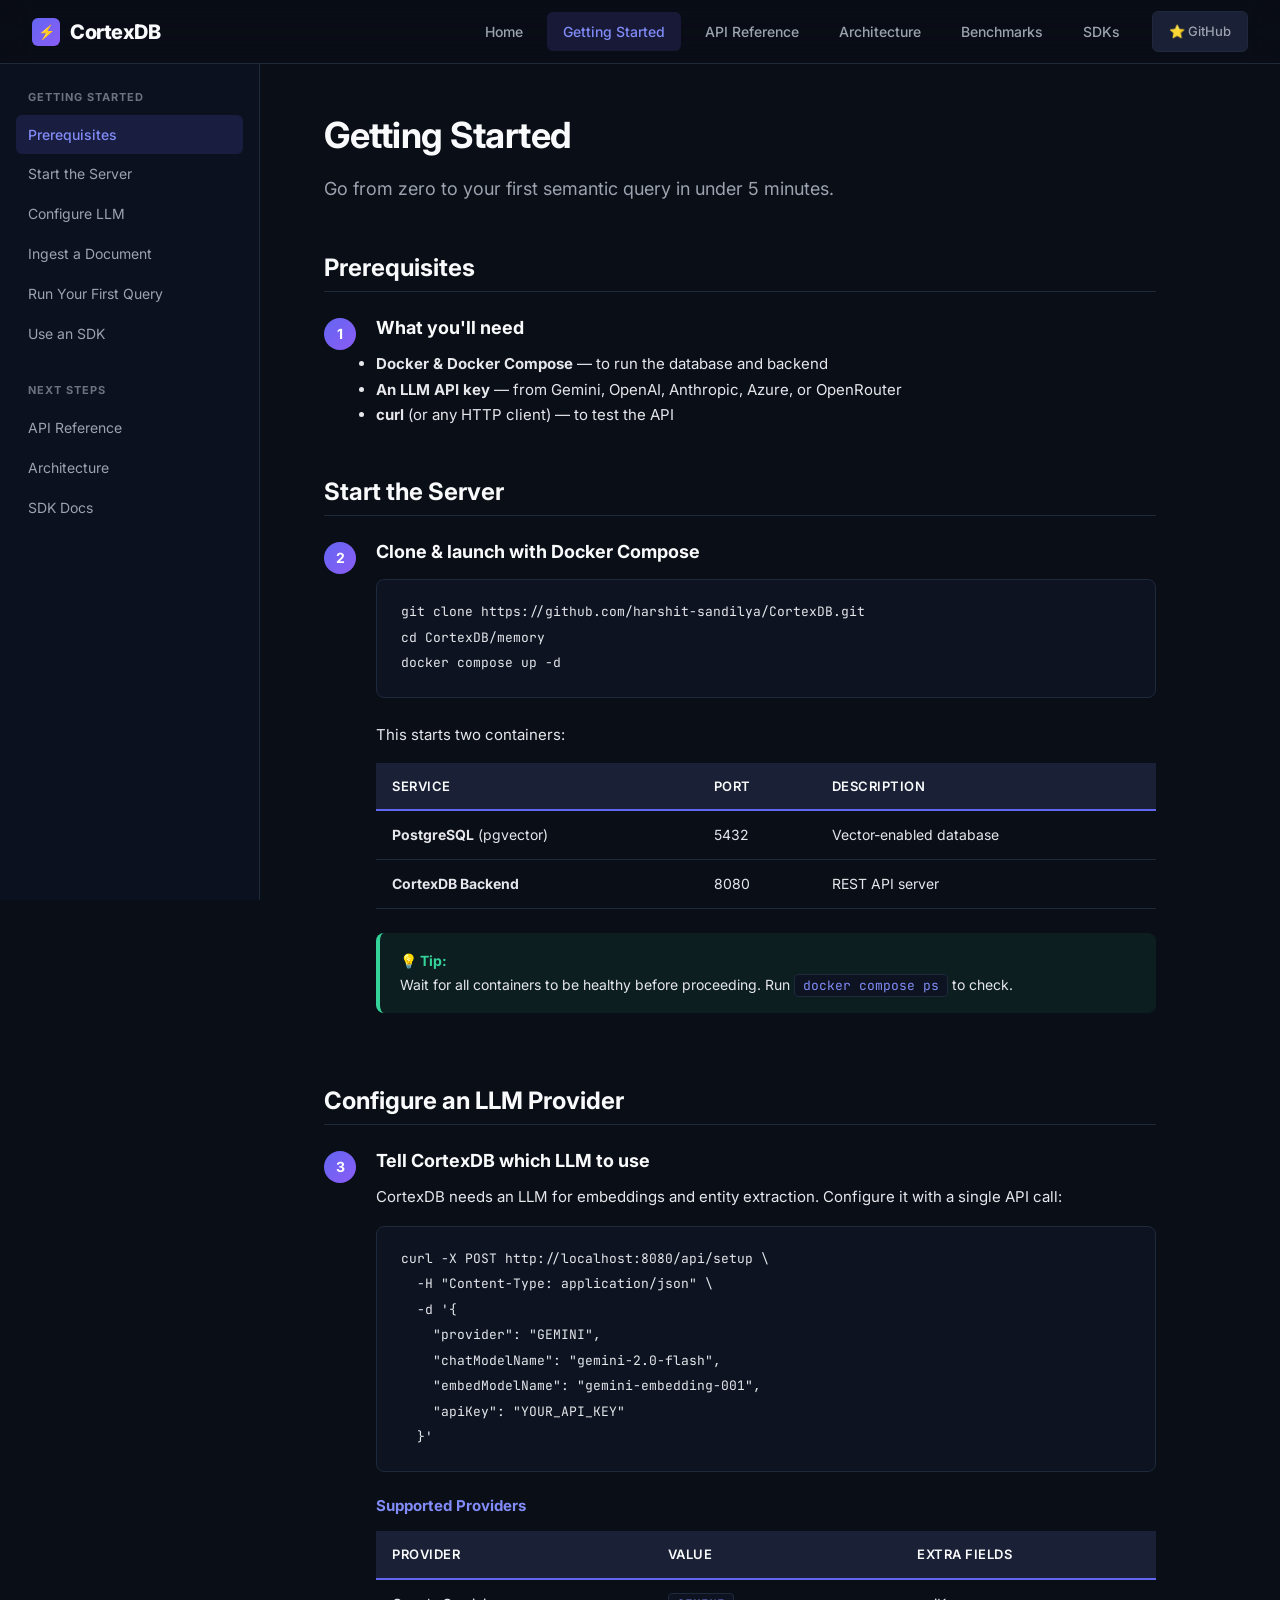
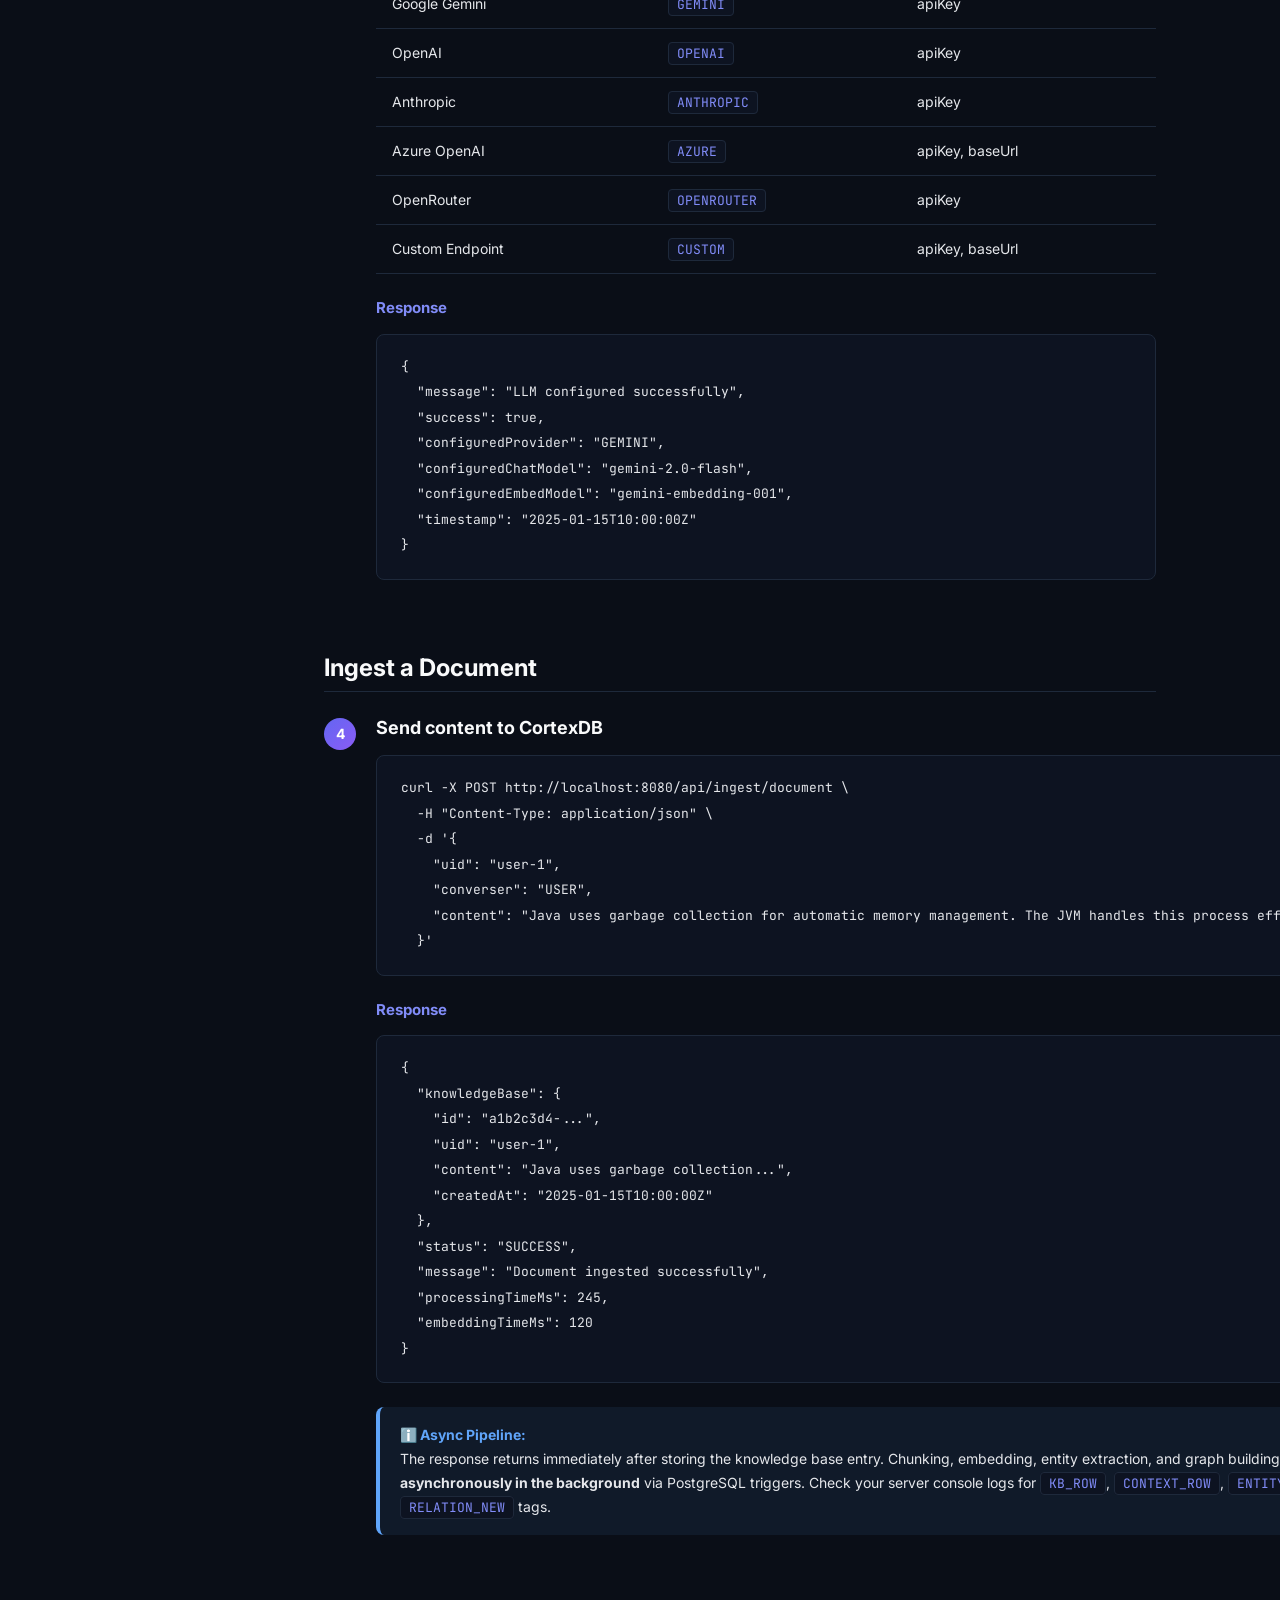
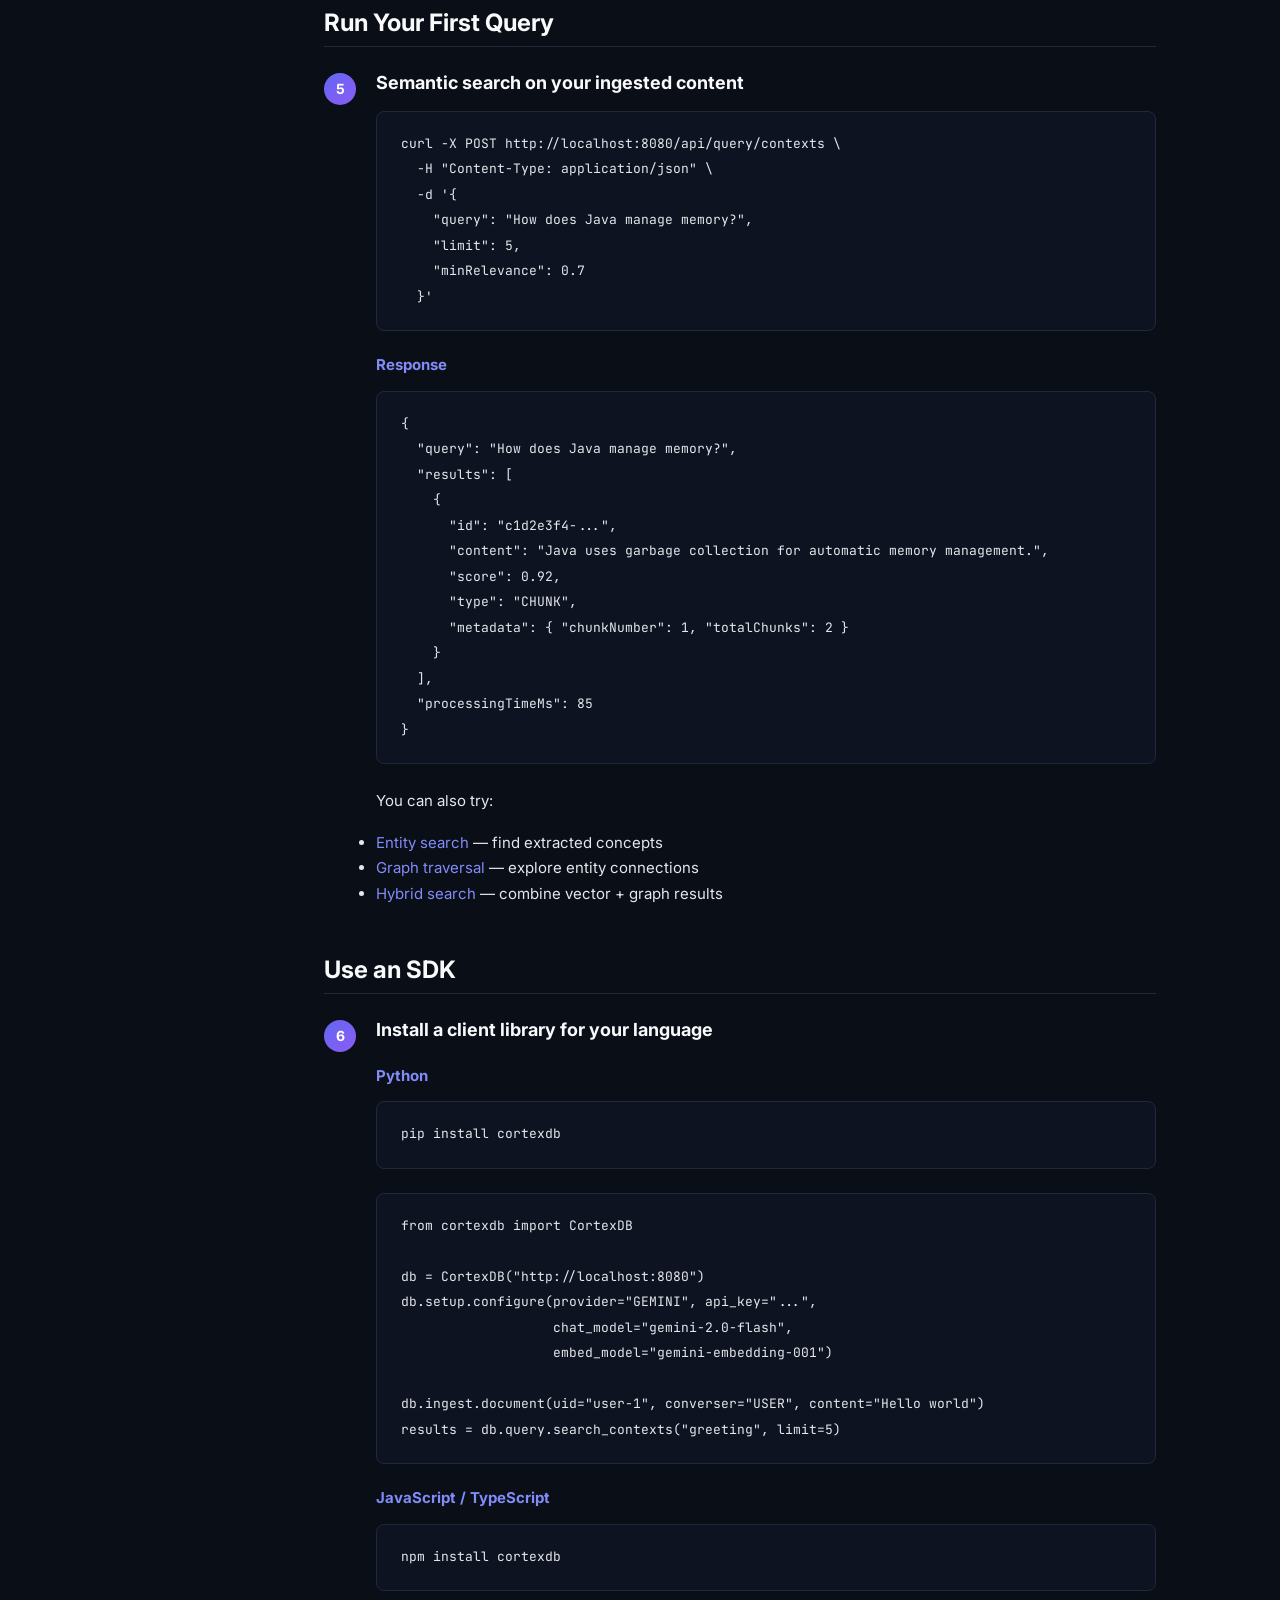
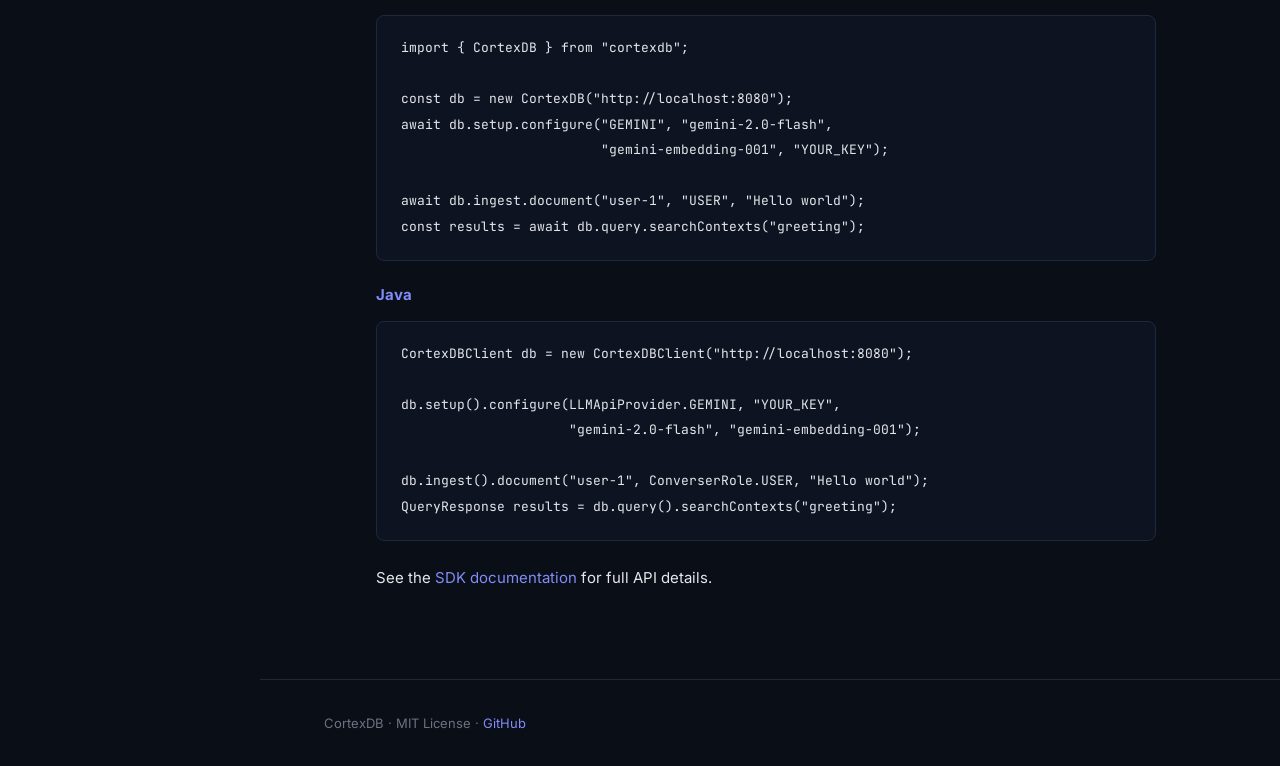
<file: docs/getting-started.html>
<!DOCTYPE html>
<html lang="en">

<head>
    <meta charset="UTF-8">
    <meta name="viewport" content="width=device-width, initial-scale=1.0">
    <title>Getting Started — CortexDB Docs</title>
    <meta name="description"
        content="Step-by-step guide to set up CortexDB, configure an LLM, ingest your first document, and run your first query.">
    <link rel="stylesheet" href="style.css">
</head>

<body>

    <!-- Header -->
    <header class="site-header">
        <a href="index.html" class="logo">
            <span class="logo-icon">⚡</span> CortexDB
        </a>
        <nav>
            <a href="index.html">Home</a>
            <a href="getting-started.html" class="active">Getting Started</a>
            <a href="api-reference.html">API Reference</a>
            <a href="architecture.html">Architecture</a>
            <a href="benchmarks.html">Benchmarks</a>
            <a href="sdks.html">SDKs</a>
        </nav>
        <a href="https://github.com/harshit-sandilya/CortexDB" class="github-link" target="_blank">⭐ GitHub</a>
    </header>

    <div class="page-wrapper">
        <!-- Sidebar -->
        <aside class="sidebar">
            <div class="sidebar-group">
                <div class="sidebar-group-title">Getting Started</div>
                <a href="#prerequisites" class="active">Prerequisites</a>
                <a href="#start-server">Start the Server</a>
                <a href="#configure-llm">Configure LLM</a>
                <a href="#ingest">Ingest a Document</a>
                <a href="#query">Run Your First Query</a>
                <a href="#sdks">Use an SDK</a>
            </div>
            <div class="sidebar-group">
                <div class="sidebar-group-title">Next Steps</div>
                <a href="api-reference.html">API Reference</a>
                <a href="architecture.html">Architecture</a>
                <a href="sdks.html">SDK Docs</a>
            </div>
        </aside>

        <!-- Content -->
        <main class="content">
            <h1>Getting Started</h1>
            <p class="subtitle">Go from zero to your first semantic query in under 5 minutes.</p>

            <!-- Step 1 -->
            <h2 id="prerequisites">Prerequisites</h2>
            <div class="step">
                <div class="step-number">1</div>
                <div class="step-content">
                    <h3>What you'll need</h3>
                    <ul>
                        <li><strong>Docker &amp; Docker Compose</strong> — to run the database and backend</li>
                        <li><strong>An LLM API key</strong> — from Gemini, OpenAI, Anthropic, Azure, or OpenRouter</li>
                        <li><strong>curl</strong> (or any HTTP client) — to test the API</li>
                    </ul>
                </div>
            </div>

            <!-- Step 2 -->
            <h2 id="start-server">Start the Server</h2>
            <div class="step">
                <div class="step-number">2</div>
                <div class="step-content">
                    <h3>Clone &amp; launch with Docker Compose</h3>
                    <pre><code>git clone https://github.com/harshit-sandilya/CortexDB.git
cd CortexDB/memory
docker compose up -d</code></pre>
                    <p>This starts two containers:</p>
                    <table>
                        <thead>
                            <tr>
                                <th>Service</th>
                                <th>Port</th>
                                <th>Description</th>
                            </tr>
                        </thead>
                        <tbody>
                            <tr>
                                <td><strong>PostgreSQL</strong> (pgvector)</td>
                                <td>5432</td>
                                <td>Vector-enabled database</td>
                            </tr>
                            <tr>
                                <td><strong>CortexDB Backend</strong></td>
                                <td>8080</td>
                                <td>REST API server</td>
                            </tr>
                        </tbody>
                    </table>
                    <div class="callout callout-tip">
                        <strong>💡 Tip:</strong>
                        <p>Wait for all containers to be healthy before proceeding. Run <code>docker compose ps</code>
                            to check.</p>
                    </div>
                </div>
            </div>

            <!-- Step 3 -->
            <h2 id="configure-llm">Configure an LLM Provider</h2>
            <div class="step">
                <div class="step-number">3</div>
                <div class="step-content">
                    <h3>Tell CortexDB which LLM to use</h3>
                    <p>CortexDB needs an LLM for embeddings and entity extraction. Configure it with a single API call:
                    </p>
                    <pre><code>curl -X POST http://localhost:8080/api/setup \
  -H "Content-Type: application/json" \
  -d '{
    "provider": "GEMINI",
    "chatModelName": "gemini-2.0-flash",
    "embedModelName": "gemini-embedding-001",
    "apiKey": "YOUR_API_KEY"
  }'</code></pre>

                    <h4>Supported Providers</h4>
                    <table>
                        <thead>
                            <tr>
                                <th>Provider</th>
                                <th>Value</th>
                                <th>Extra Fields</th>
                            </tr>
                        </thead>
                        <tbody>
                            <tr>
                                <td>Google Gemini</td>
                                <td><code>GEMINI</code></td>
                                <td>apiKey</td>
                            </tr>
                            <tr>
                                <td>OpenAI</td>
                                <td><code>OPENAI</code></td>
                                <td>apiKey</td>
                            </tr>
                            <tr>
                                <td>Anthropic</td>
                                <td><code>ANTHROPIC</code></td>
                                <td>apiKey</td>
                            </tr>
                            <tr>
                                <td>Azure OpenAI</td>
                                <td><code>AZURE</code></td>
                                <td>apiKey, baseUrl</td>
                            </tr>
                            <tr>
                                <td>OpenRouter</td>
                                <td><code>OPENROUTER</code></td>
                                <td>apiKey</td>
                            </tr>
                            <tr>
                                <td>Custom Endpoint</td>
                                <td><code>CUSTOM</code></td>
                                <td>apiKey, baseUrl</td>
                            </tr>
                        </tbody>
                    </table>

                    <h4>Response</h4>
                    <pre><code>{
  "message": "LLM configured successfully",
  "success": true,
  "configuredProvider": "GEMINI",
  "configuredChatModel": "gemini-2.0-flash",
  "configuredEmbedModel": "gemini-embedding-001",
  "timestamp": "2025-01-15T10:00:00Z"
}</code></pre>
                </div>
            </div>

            <!-- Step 4 -->
            <h2 id="ingest">Ingest a Document</h2>
            <div class="step">
                <div class="step-number">4</div>
                <div class="step-content">
                    <h3>Send content to CortexDB</h3>
                    <pre><code>curl -X POST http://localhost:8080/api/ingest/document \
  -H "Content-Type: application/json" \
  -d '{
    "uid": "user-1",
    "converser": "USER",
    "content": "Java uses garbage collection for automatic memory management. The JVM handles this process efficiently."
  }'</code></pre>

                    <h4>Response</h4>
                    <pre><code>{
  "knowledgeBase": {
    "id": "a1b2c3d4-...",
    "uid": "user-1",
    "content": "Java uses garbage collection...",
    "createdAt": "2025-01-15T10:00:00Z"
  },
  "status": "SUCCESS",
  "message": "Document ingested successfully",
  "processingTimeMs": 245,
  "embeddingTimeMs": 120
}</code></pre>

                    <div class="callout callout-info">
                        <strong>ℹ️ Async Pipeline:</strong>
                        <p>The response returns immediately after storing the knowledge base entry. Chunking, embedding,
                            entity extraction, and graph building happen <strong>asynchronously in the
                                background</strong> via PostgreSQL triggers. Check your server console logs for
                            <code>KB_ROW</code>, <code>CONTEXT_ROW</code>, <code>ENTITY_ROW</code>, and
                            <code>RELATION_NEW</code> tags.
                        </p>
                    </div>
                </div>
            </div>

            <!-- Step 5 -->
            <h2 id="query">Run Your First Query</h2>
            <div class="step">
                <div class="step-number">5</div>
                <div class="step-content">
                    <h3>Semantic search on your ingested content</h3>
                    <pre><code>curl -X POST http://localhost:8080/api/query/contexts \
  -H "Content-Type: application/json" \
  -d '{
    "query": "How does Java manage memory?",
    "limit": 5,
    "minRelevance": 0.7
  }'</code></pre>

                    <h4>Response</h4>
                    <pre><code>{
  "query": "How does Java manage memory?",
  "results": [
    {
      "id": "c1d2e3f4-...",
      "content": "Java uses garbage collection for automatic memory management.",
      "score": 0.92,
      "type": "CHUNK",
      "metadata": { "chunkNumber": 1, "totalChunks": 2 }
    }
  ],
  "processingTimeMs": 85
}</code></pre>

                    <p>You can also try:</p>
                    <ul>
                        <li><a href="api-reference.html#entity-endpoints">Entity search</a> — find extracted concepts
                        </li>
                        <li><a href="api-reference.html#graph-endpoints">Graph traversal</a> — explore entity
                            connections</li>
                        <li><a href="api-reference.html#hybrid-search">Hybrid search</a> — combine vector + graph
                            results</li>
                    </ul>
                </div>
            </div>

            <!-- Step 6 -->
            <h2 id="sdks">Use an SDK</h2>
            <div class="step">
                <div class="step-number">6</div>
                <div class="step-content">
                    <h3>Install a client library for your language</h3>

                    <h4>Python</h4>
                    <pre><code>pip install cortexdb</code></pre>
                    <pre><code>from cortexdb import CortexDB

db = CortexDB("http://localhost:8080")
db.setup.configure(provider="GEMINI", api_key="...",
                   chat_model="gemini-2.0-flash",
                   embed_model="gemini-embedding-001")

db.ingest.document(uid="user-1", converser="USER", content="Hello world")
results = db.query.search_contexts("greeting", limit=5)</code></pre>

                    <h4>JavaScript / TypeScript</h4>
                    <pre><code>npm install cortexdb</code></pre>
                    <pre><code>import { CortexDB } from "cortexdb";

const db = new CortexDB("http://localhost:8080");
await db.setup.configure("GEMINI", "gemini-2.0-flash",
                         "gemini-embedding-001", "YOUR_KEY");

await db.ingest.document("user-1", "USER", "Hello world");
const results = await db.query.searchContexts("greeting");</code></pre>

                    <h4>Java</h4>
                    <pre><code>CortexDBClient db = new CortexDBClient("http://localhost:8080");

db.setup().configure(LLMApiProvider.GEMINI, "YOUR_KEY",
                     "gemini-2.0-flash", "gemini-embedding-001");

db.ingest().document("user-1", ConverserRole.USER, "Hello world");
QueryResponse results = db.query().searchContexts("greeting");</code></pre>

                    <p>See the <a href="sdks.html">SDK documentation</a> for full API details.</p>
                </div>
            </div>

        </main>
    </div>

    <footer class="site-footer">
        CortexDB · MIT License · <a href="https://github.com/harshit-sandilya/CortexDB">GitHub</a>
    </footer>

</body>

</html>
</file>
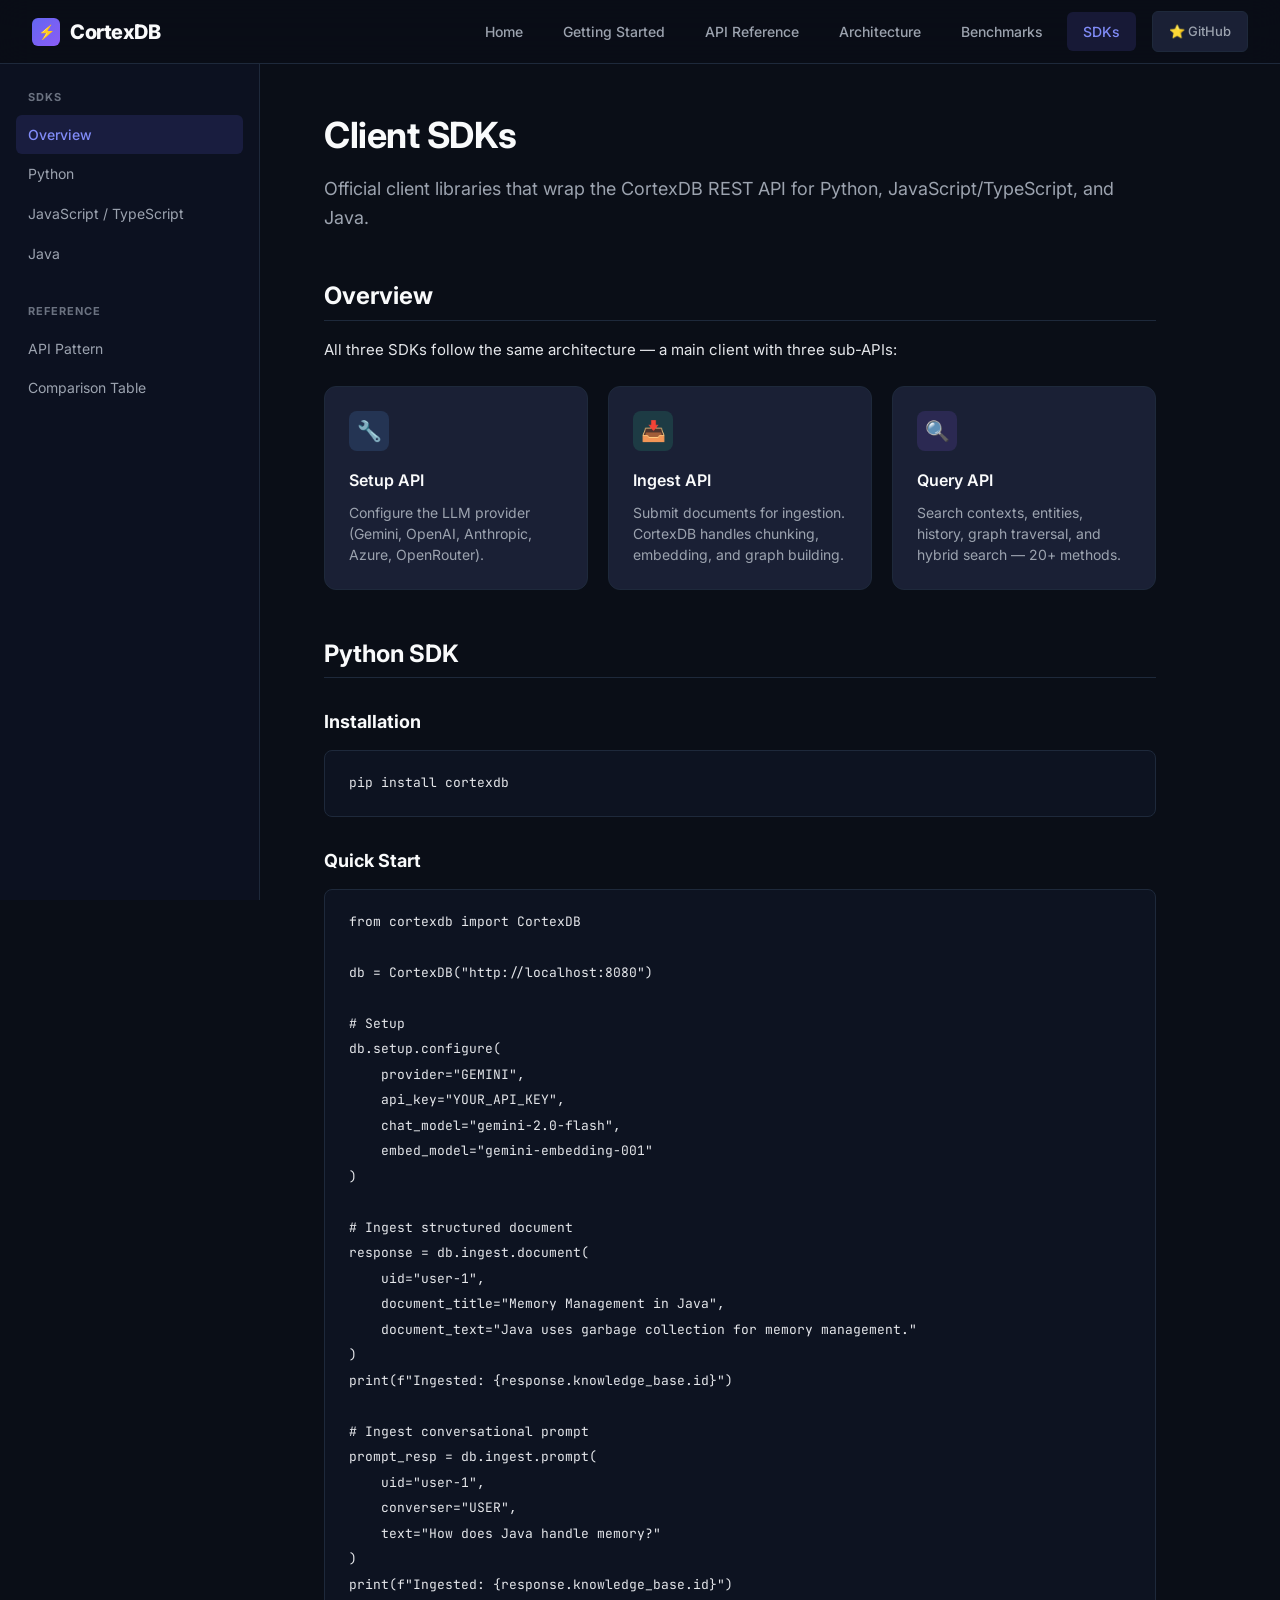
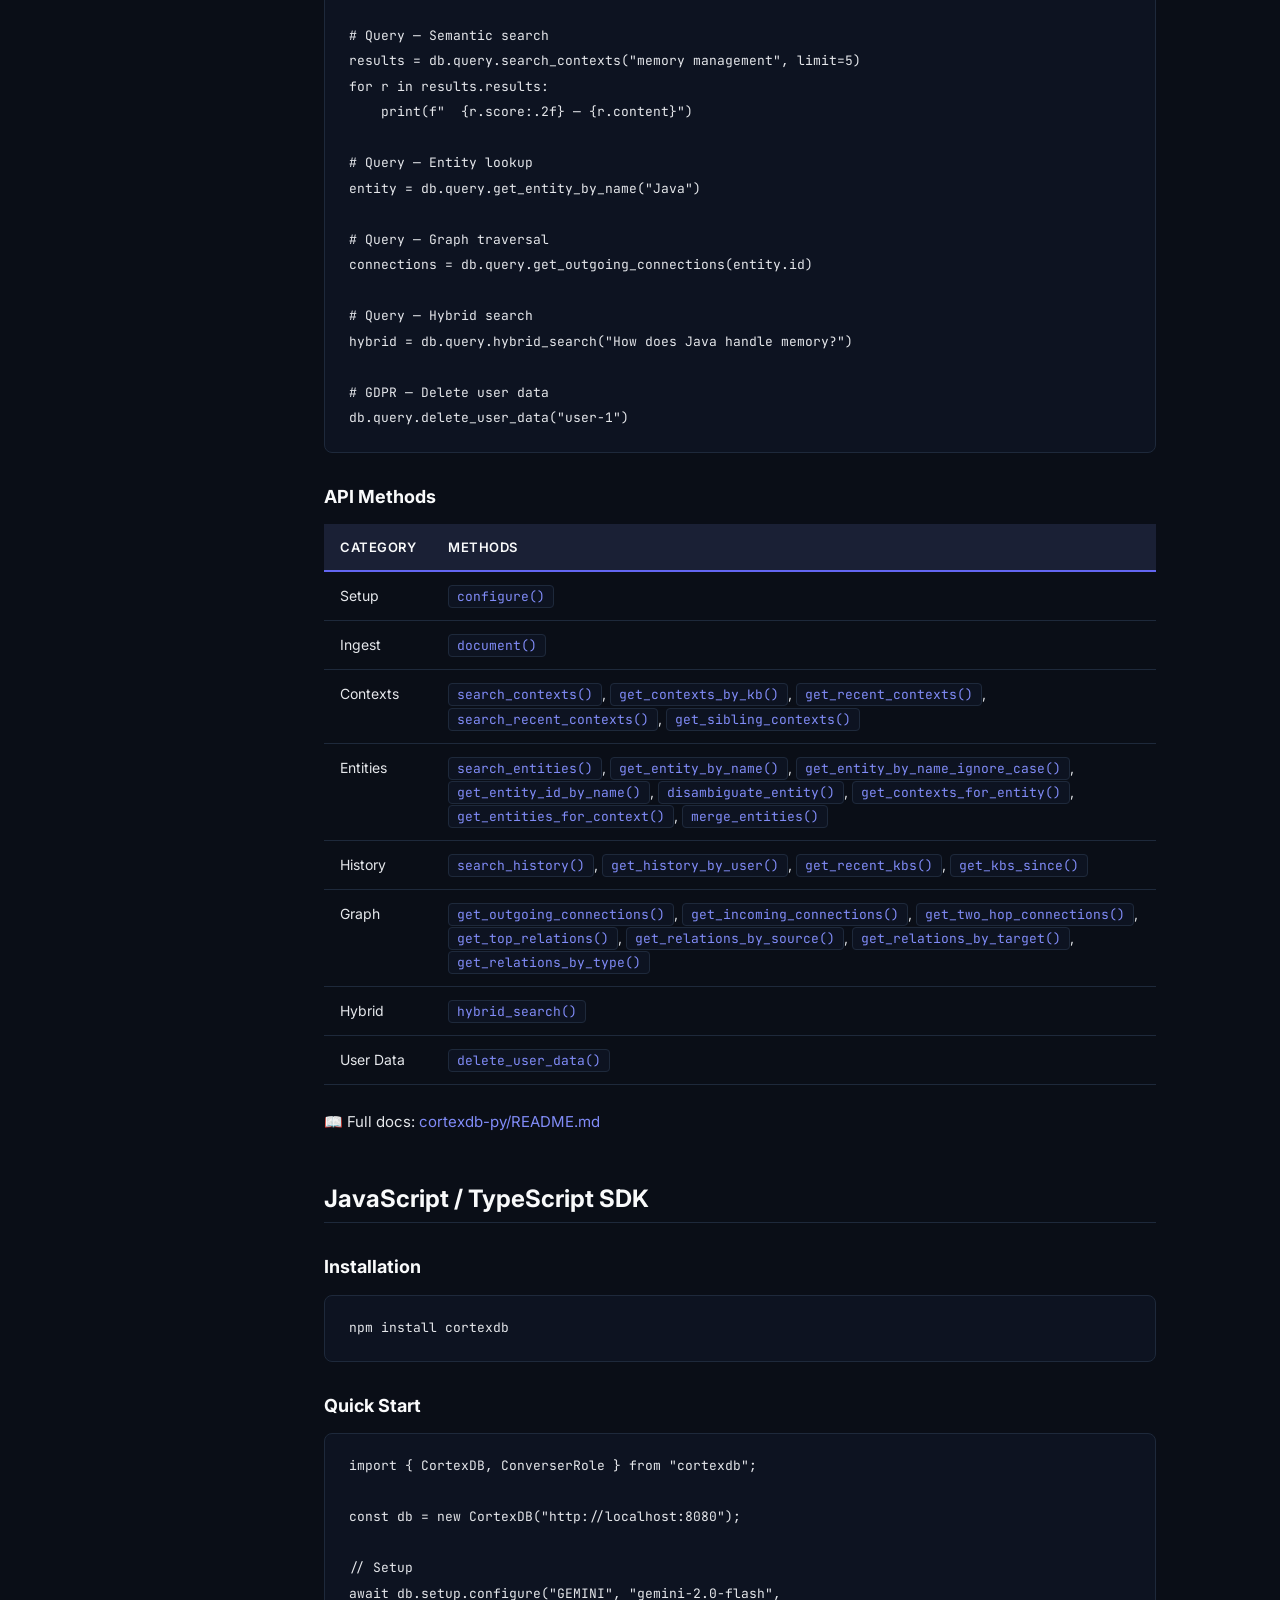
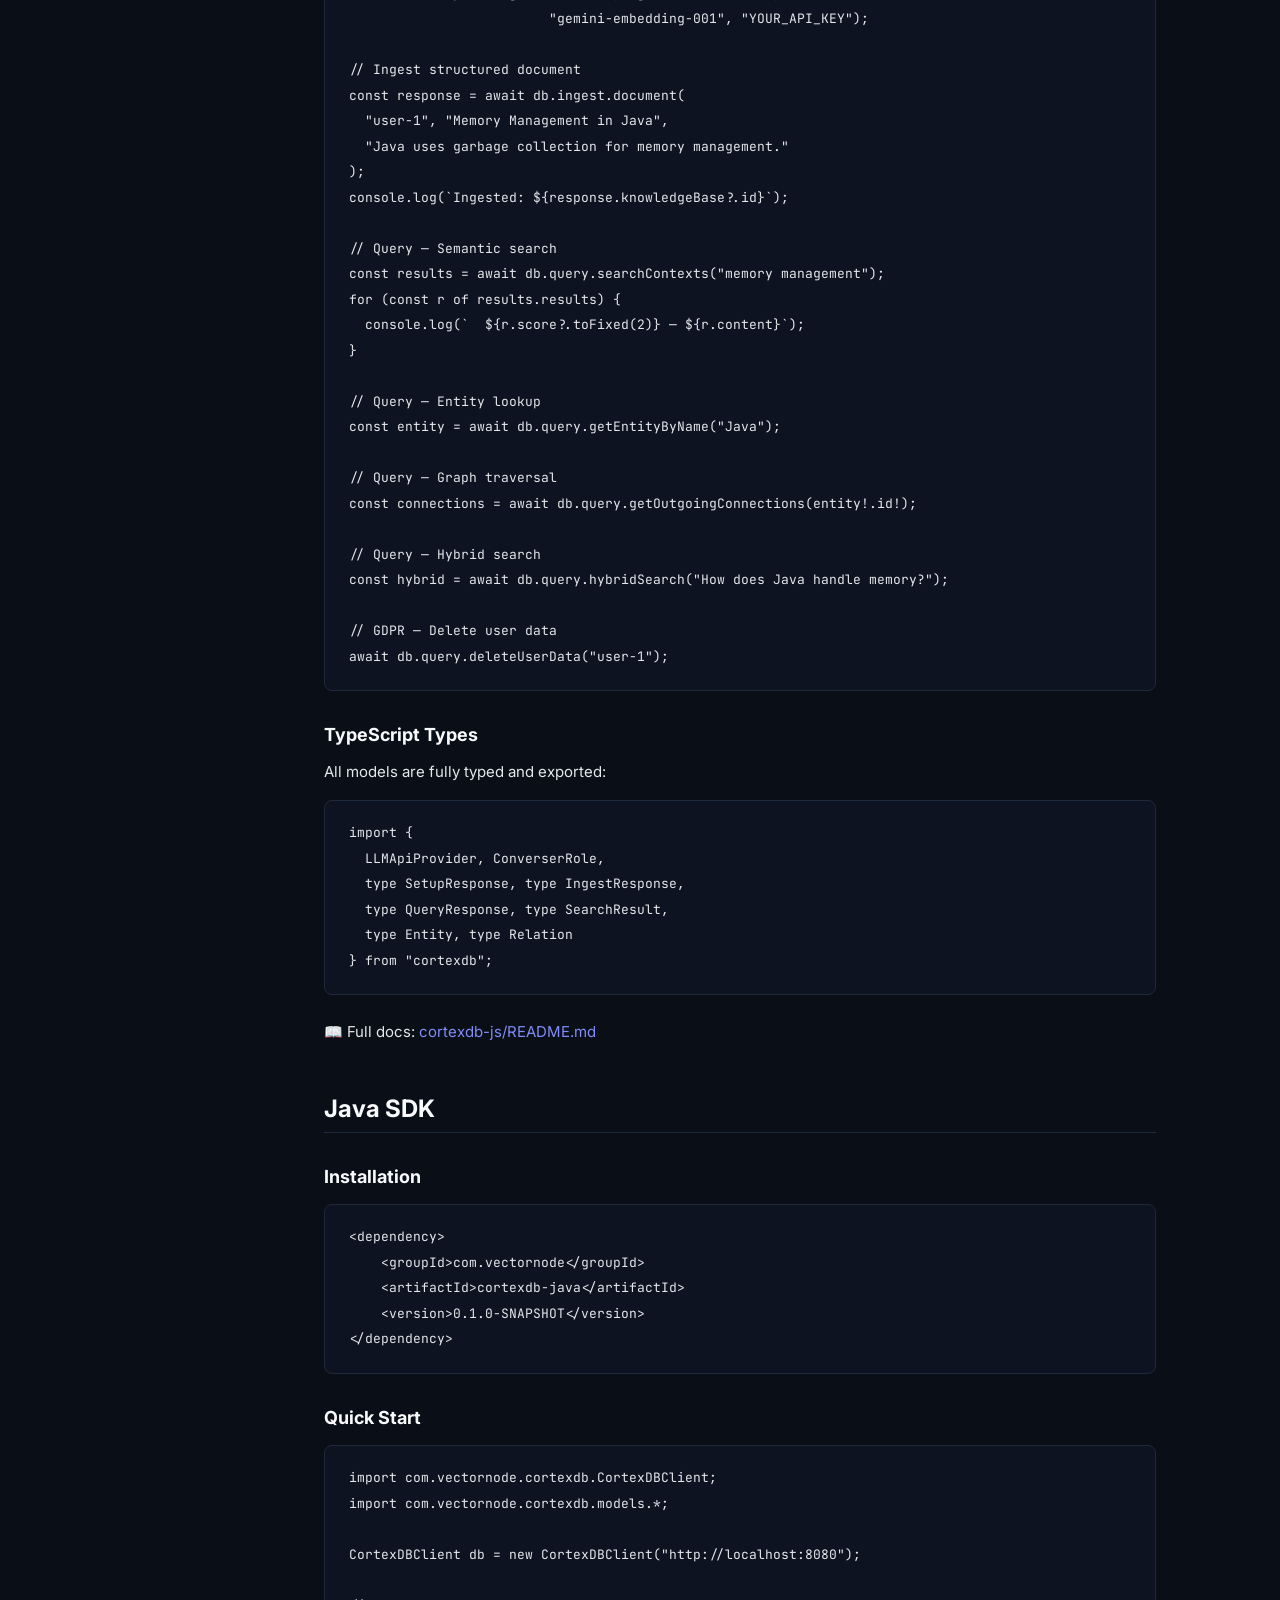
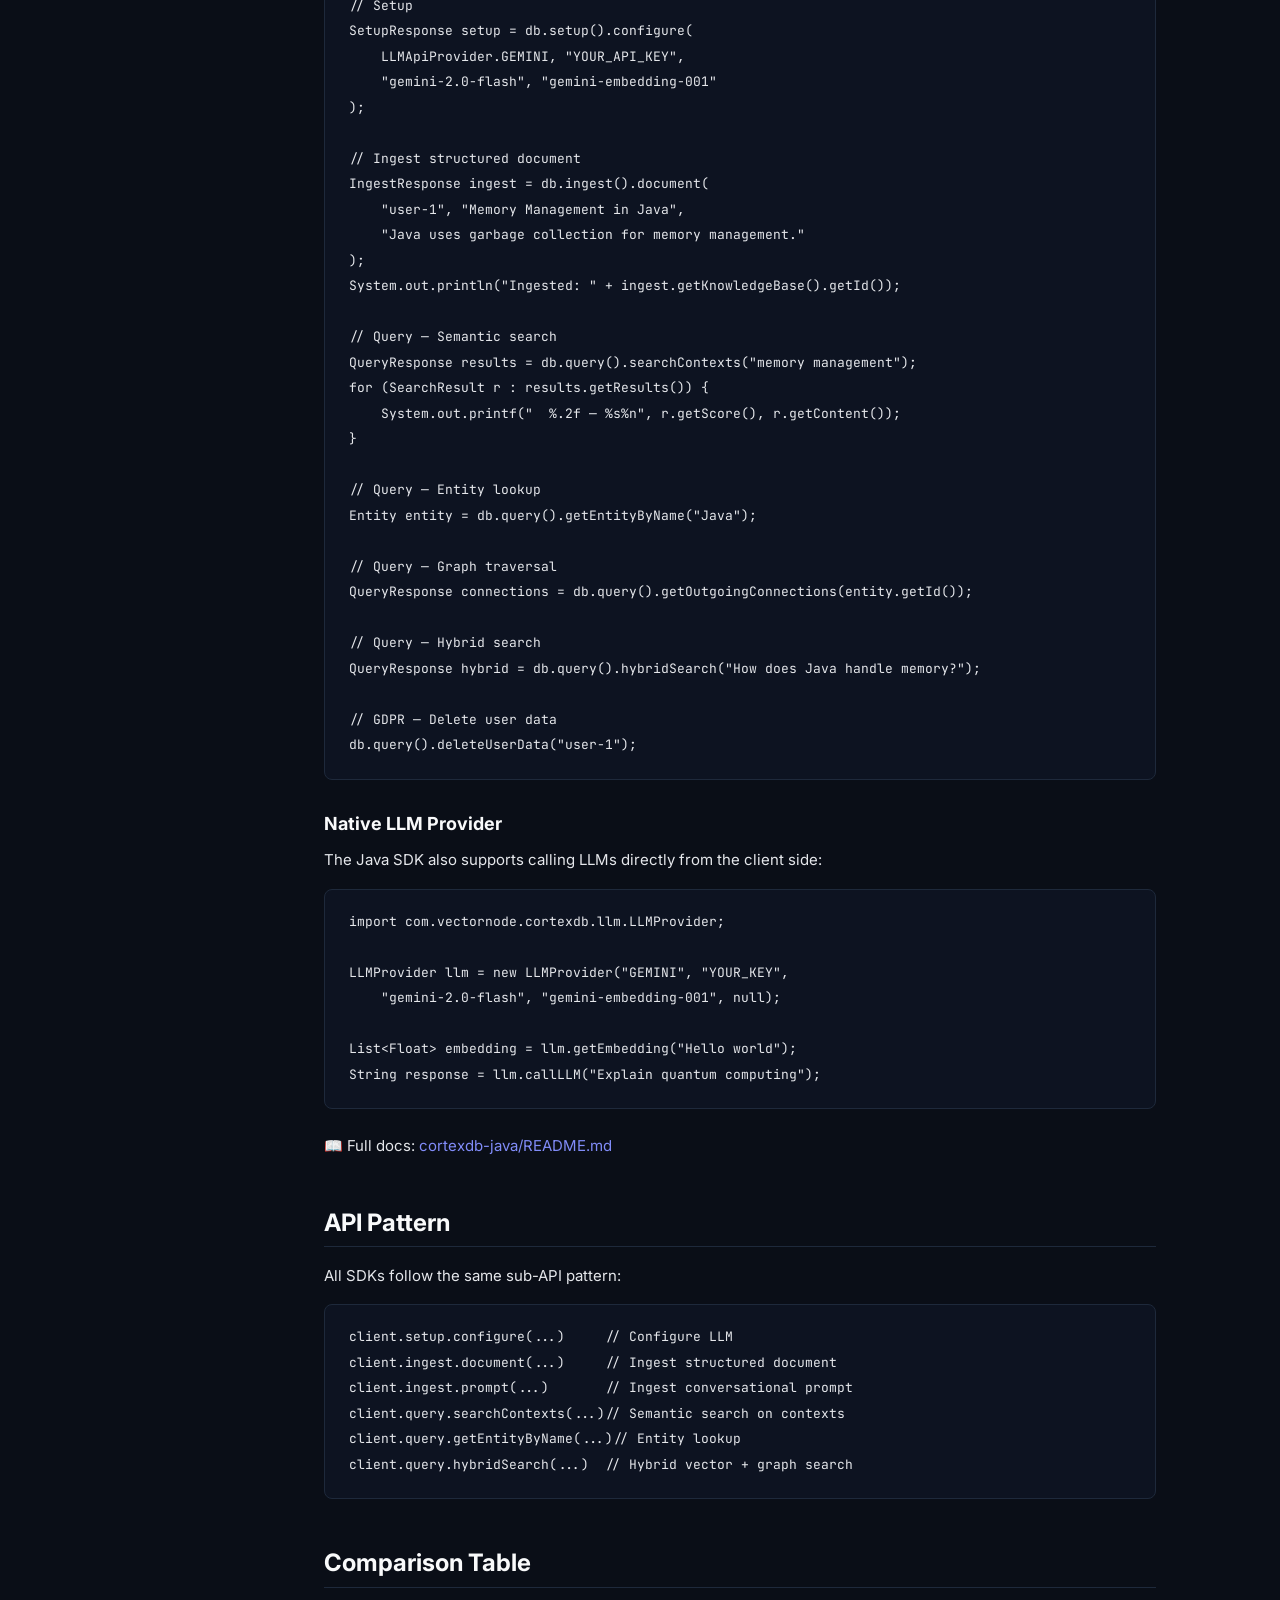
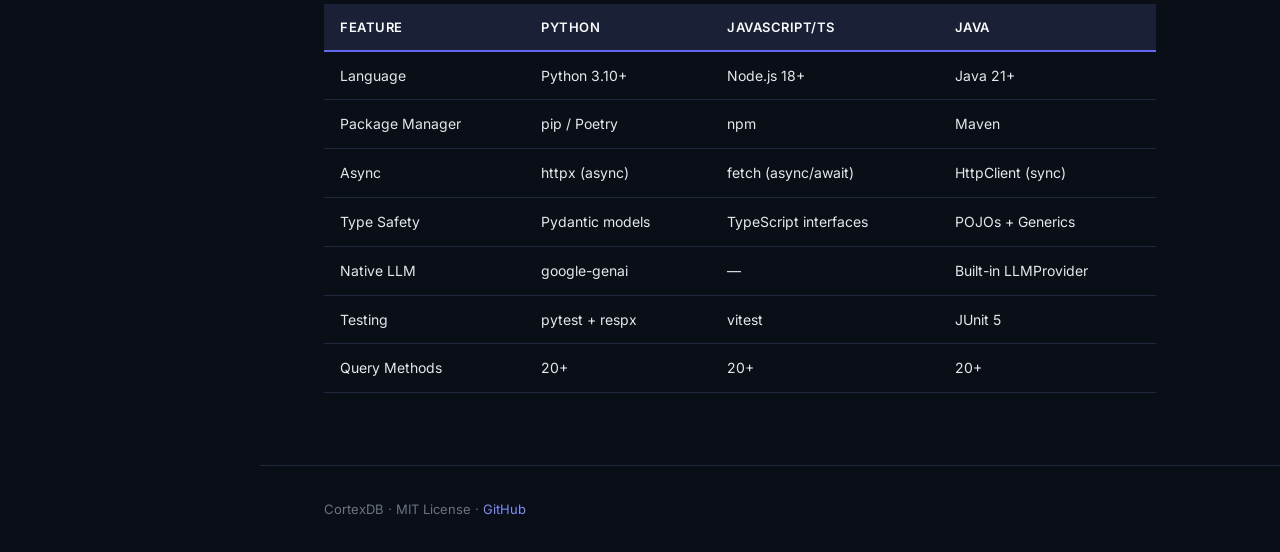
<file: docs/sdks.html>
<!DOCTYPE html>
<html lang="en">

<head>
    <meta charset="UTF-8">
    <meta name="viewport" content="width=device-width, initial-scale=1.0">
    <title>SDKs — CortexDB Docs</title>
    <meta name="description"
        content="Official CortexDB client SDKs for Python, JavaScript/TypeScript, and Java — installation, examples, and API overview.">
    <link rel="stylesheet" href="style.css">
</head>

<body>

    <header class="site-header">
        <a href="index.html" class="logo"><span class="logo-icon">⚡</span> CortexDB</a>
        <nav>
            <a href="index.html">Home</a>
            <a href="getting-started.html">Getting Started</a>
            <a href="api-reference.html">API Reference</a>
            <a href="architecture.html">Architecture</a>
            <a href="benchmarks.html">Benchmarks</a>
            <a href="sdks.html" class="active">SDKs</a>
        </nav>
        <a href="https://github.com/harshit-sandilya/CortexDB" class="github-link" target="_blank">⭐ GitHub</a>
    </header>

    <div class="page-wrapper">
        <aside class="sidebar">
            <div class="sidebar-group">
                <div class="sidebar-group-title">SDKs</div>
                <a href="#overview" class="active">Overview</a>
                <a href="#python">Python</a>
                <a href="#javascript">JavaScript / TypeScript</a>
                <a href="#java">Java</a>
            </div>
            <div class="sidebar-group">
                <div class="sidebar-group-title">Reference</div>
                <a href="#api-pattern">API Pattern</a>
                <a href="#comparison">Comparison Table</a>
            </div>
        </aside>

        <main class="content">
            <h1>Client SDKs</h1>
            <p class="subtitle">Official client libraries that wrap the CortexDB REST API for Python,
                JavaScript/TypeScript, and Java.</p>

            <!-- ═══ OVERVIEW ═══ -->
            <h2 id="overview">Overview</h2>
            <p>All three SDKs follow the same architecture — a main client with three sub-APIs:</p>

            <div class="card-grid">
                <div class="card">
                    <div class="card-icon" style="background: rgba(96, 165, 250, 0.15); color: var(--accent-blue);">🔧
                    </div>
                    <div class="card-title">Setup API</div>
                    <div class="card-desc">Configure the LLM provider (Gemini, OpenAI, Anthropic, Azure,
                        OpenRouter).</div>
                </div>
                <div class="card">
                    <div class="card-icon" style="background: rgba(52, 211, 153, 0.15); color: var(--accent-green);">📥
                    </div>
                    <div class="card-title">Ingest API</div>
                    <div class="card-desc">Submit documents for ingestion. CortexDB handles chunking, embedding, and
                        graph building.</div>
                </div>
                <div class="card">
                    <div class="card-icon"
                        style="background: rgba(139, 92, 246, 0.15); color: var(--accent-secondary);">🔍</div>
                    <div class="card-title">Query API</div>
                    <div class="card-desc">Search contexts, entities, history, graph traversal, and hybrid search — 20+
                        methods.</div>
                </div>
            </div>

            <!-- ═══ PYTHON ═══ -->
            <h2 id="python">Python SDK</h2>

            <h3>Installation</h3>
            <pre><code>pip install cortexdb</code></pre>

            <h3>Quick Start</h3>
            <pre><code>from cortexdb import CortexDB

db = CortexDB("http://localhost:8080")

# Setup
db.setup.configure(
    provider="GEMINI",
    api_key="YOUR_API_KEY",
    chat_model="gemini-2.0-flash",
    embed_model="gemini-embedding-001"
)

# Ingest structured document
response = db.ingest.document(
    uid="user-1",
    document_title="Memory Management in Java",
    document_text="Java uses garbage collection for memory management."
)
print(f"Ingested: {response.knowledge_base.id}")

# Ingest conversational prompt
prompt_resp = db.ingest.prompt(
    uid="user-1",
    converser="USER",
    text="How does Java handle memory?"
)
print(f"Ingested: {response.knowledge_base.id}")

# Query — Semantic search
results = db.query.search_contexts("memory management", limit=5)
for r in results.results:
    print(f"  {r.score:.2f} — {r.content}")

# Query — Entity lookup
entity = db.query.get_entity_by_name("Java")

# Query — Graph traversal
connections = db.query.get_outgoing_connections(entity.id)

# Query — Hybrid search
hybrid = db.query.hybrid_search("How does Java handle memory?")

# GDPR — Delete user data
db.query.delete_user_data("user-1")</code></pre>

            <h3>API Methods</h3>
            <table>
                <thead>
                    <tr>
                        <th>Category</th>
                        <th>Methods</th>
                    </tr>
                </thead>
                <tbody>
                    <tr>
                        <td>Setup</td>
                        <td><code>configure()</code></td>
                    </tr>
                    <tr>
                        <td>Ingest</td>
                        <td><code>document()</code></td>
                    </tr>
                    <tr>
                        <td>Contexts</td>
                        <td><code>search_contexts()</code>, <code>get_contexts_by_kb()</code>,
                            <code>get_recent_contexts()</code>, <code>search_recent_contexts()</code>,
                            <code>get_sibling_contexts()</code>
                        </td>
                    </tr>
                    <tr>
                        <td>Entities</td>
                        <td><code>search_entities()</code>, <code>get_entity_by_name()</code>,
                            <code>get_entity_by_name_ignore_case()</code>, <code>get_entity_id_by_name()</code>,
                            <code>disambiguate_entity()</code>, <code>get_contexts_for_entity()</code>,
                            <code>get_entities_for_context()</code>, <code>merge_entities()</code>
                        </td>
                    </tr>
                    <tr>
                        <td>History</td>
                        <td><code>search_history()</code>, <code>get_history_by_user()</code>,
                            <code>get_recent_kbs()</code>, <code>get_kbs_since()</code>
                        </td>
                    </tr>
                    <tr>
                        <td>Graph</td>
                        <td><code>get_outgoing_connections()</code>, <code>get_incoming_connections()</code>,
                            <code>get_two_hop_connections()</code>, <code>get_top_relations()</code>,
                            <code>get_relations_by_source()</code>, <code>get_relations_by_target()</code>,
                            <code>get_relations_by_type()</code>
                        </td>
                    </tr>
                    <tr>
                        <td>Hybrid</td>
                        <td><code>hybrid_search()</code></td>
                    </tr>
                    <tr>
                        <td>User Data</td>
                        <td><code>delete_user_data()</code></td>
                    </tr>
                </tbody>
            </table>

            <p>📖 Full docs: <a
                    href="https://github.com/harshit-sandilya/CortexDB/blob/main/cortexdb-py/README.md">cortexdb-py/README.md</a>
            </p>

            <!-- ═══ JAVASCRIPT ═══ -->
            <h2 id="javascript">JavaScript / TypeScript SDK</h2>

            <h3>Installation</h3>
            <pre><code>npm install cortexdb</code></pre>

            <h3>Quick Start</h3>
            <pre><code>import { CortexDB, ConverserRole } from "cortexdb";

const db = new CortexDB("http://localhost:8080");

// Setup
await db.setup.configure("GEMINI", "gemini-2.0-flash",
                         "gemini-embedding-001", "YOUR_API_KEY");

// Ingest structured document
const response = await db.ingest.document(
  "user-1", "Memory Management in Java",
  "Java uses garbage collection for memory management."
);
console.log(`Ingested: ${response.knowledgeBase?.id}`);

// Query — Semantic search
const results = await db.query.searchContexts("memory management");
for (const r of results.results) {
  console.log(`  ${r.score?.toFixed(2)} — ${r.content}`);
}

// Query — Entity lookup
const entity = await db.query.getEntityByName("Java");

// Query — Graph traversal
const connections = await db.query.getOutgoingConnections(entity!.id!);

// Query — Hybrid search
const hybrid = await db.query.hybridSearch("How does Java handle memory?");

// GDPR — Delete user data
await db.query.deleteUserData("user-1");</code></pre>

            <h3>TypeScript Types</h3>
            <p>All models are fully typed and exported:</p>
            <pre><code>import {
  LLMApiProvider, ConverserRole,
  type SetupResponse, type IngestResponse,
  type QueryResponse, type SearchResult,
  type Entity, type Relation
} from "cortexdb";</code></pre>

            <p>📖 Full docs: <a
                    href="https://github.com/harshit-sandilya/CortexDB/blob/main/cortexdb-js/README.md">cortexdb-js/README.md</a>
            </p>

            <!-- ═══ JAVA ═══ -->
            <h2 id="java">Java SDK</h2>

            <h3>Installation</h3>
            <pre><code>&lt;dependency&gt;
    &lt;groupId&gt;com.vectornode&lt;/groupId&gt;
    &lt;artifactId&gt;cortexdb-java&lt;/artifactId&gt;
    &lt;version&gt;0.1.0-SNAPSHOT&lt;/version&gt;
&lt;/dependency&gt;</code></pre>

            <h3>Quick Start</h3>
            <pre><code>import com.vectornode.cortexdb.CortexDBClient;
import com.vectornode.cortexdb.models.*;

CortexDBClient db = new CortexDBClient("http://localhost:8080");

// Setup
SetupResponse setup = db.setup().configure(
    LLMApiProvider.GEMINI, "YOUR_API_KEY",
    "gemini-2.0-flash", "gemini-embedding-001"
);

// Ingest structured document
IngestResponse ingest = db.ingest().document(
    "user-1", "Memory Management in Java",
    "Java uses garbage collection for memory management."
);
System.out.println("Ingested: " + ingest.getKnowledgeBase().getId());

// Query — Semantic search
QueryResponse results = db.query().searchContexts("memory management");
for (SearchResult r : results.getResults()) {
    System.out.printf("  %.2f — %s%n", r.getScore(), r.getContent());
}

// Query — Entity lookup
Entity entity = db.query().getEntityByName("Java");

// Query — Graph traversal
QueryResponse connections = db.query().getOutgoingConnections(entity.getId());

// Query — Hybrid search
QueryResponse hybrid = db.query().hybridSearch("How does Java handle memory?");

// GDPR — Delete user data
db.query().deleteUserData("user-1");</code></pre>

            <h3>Native LLM Provider</h3>
            <p>The Java SDK also supports calling LLMs directly from the client side:</p>
            <pre><code>import com.vectornode.cortexdb.llm.LLMProvider;

LLMProvider llm = new LLMProvider("GEMINI", "YOUR_KEY",
    "gemini-2.0-flash", "gemini-embedding-001", null);

List&lt;Float&gt; embedding = llm.getEmbedding("Hello world");
String response = llm.callLLM("Explain quantum computing");</code></pre>

            <p>📖 Full docs: <a
                    href="https://github.com/harshit-sandilya/CortexDB/blob/main/cortexdb-java/README.md">cortexdb-java/README.md</a>
            </p>

            <!-- ═══ API PATTERN ═══ -->
            <h2 id="api-pattern">API Pattern</h2>
            <p>All SDKs follow the same sub-API pattern:</p>
            <pre><code>client.setup.configure(...)     // Configure LLM
client.ingest.document(...)     // Ingest structured document
client.ingest.prompt(...)       // Ingest conversational prompt
client.query.searchContexts(...)// Semantic search on contexts
client.query.getEntityByName(...)// Entity lookup
client.query.hybridSearch(...)  // Hybrid vector + graph search</code></pre>

            <!-- ═══ COMPARISON ═══ -->
            <h2 id="comparison">Comparison Table</h2>
            <table>
                <thead>
                    <tr>
                        <th>Feature</th>
                        <th>Python</th>
                        <th>JavaScript/TS</th>
                        <th>Java</th>
                    </tr>
                </thead>
                <tbody>
                    <tr>
                        <td>Language</td>
                        <td>Python 3.10+</td>
                        <td>Node.js 18+</td>
                        <td>Java 21+</td>
                    </tr>
                    <tr>
                        <td>Package Manager</td>
                        <td>pip / Poetry</td>
                        <td>npm</td>
                        <td>Maven</td>
                    </tr>
                    <tr>
                        <td>Async</td>
                        <td>httpx (async)</td>
                        <td>fetch (async/await)</td>
                        <td>HttpClient (sync)</td>
                    </tr>
                    <tr>
                        <td>Type Safety</td>
                        <td>Pydantic models</td>
                        <td>TypeScript interfaces</td>
                        <td>POJOs + Generics</td>
                    </tr>
                    <tr>
                        <td>Native LLM</td>
                        <td>google-genai</td>
                        <td>—</td>
                        <td>Built-in LLMProvider</td>
                    </tr>
                    <tr>
                        <td>Testing</td>
                        <td>pytest + respx</td>
                        <td>vitest</td>
                        <td>JUnit 5</td>
                    </tr>
                    <tr>
                        <td>Query Methods</td>
                        <td>20+</td>
                        <td>20+</td>
                        <td>20+</td>
                    </tr>
                </tbody>
            </table>

        </main>
    </div>

    <footer class="site-footer">
        CortexDB · MIT License · <a href="https://github.com/harshit-sandilya/CortexDB">GitHub</a>
    </footer>

</body>

</html>
</file>
<file: docs/style.css>
/* ───────────────────────────────────────────────
   CortexDB Documentation — Global Stylesheet
   ─────────────────────────────────────────────── */

@import url('https://fonts.googleapis.com/css2?family=Inter:wght@400;500;600;700;800&family=JetBrains+Mono:wght@400;500&display=swap');

/* ── CSS Custom Properties ───────────────────── */
:root {
  --bg-primary: #0a0e17;
  --bg-secondary: #111827;
  --bg-card: #1a2035;
  --bg-card-hover: #1f2847;
  --bg-code: #0d1321;
  --bg-sidebar: #0c1120;

  --text-primary: #e5e7eb;
  --text-secondary: #9ca3af;
  --text-muted: #6b7280;
  --text-heading: #f9fafb;

  --accent: #6366f1;
  --accent-light: #818cf8;
  --accent-glow: rgba(99, 102, 241, 0.15);
  --accent-secondary: #8b5cf6;
  --accent-green: #34d399;
  --accent-blue: #60a5fa;
  --accent-amber: #fbbf24;
  --accent-rose: #fb7185;

  --border: #1e293b;
  --border-light: #2d3a52;

  --radius: 12px;
  --radius-sm: 8px;
  --radius-xs: 6px;

  --shadow: 0 4px 24px rgba(0, 0, 0, 0.3);
  --shadow-lg: 0 8px 40px rgba(0, 0, 0, 0.4);

  --sidebar-width: 260px;
  --header-height: 64px;

  --transition: 0.2s ease;
}

/* ── Reset & Base ────────────────────────────── */
*, *::before, *::after { box-sizing: border-box; margin: 0; padding: 0; }

html {
  scroll-behavior: smooth;
  scroll-padding-top: calc(var(--header-height) + 24px);
}

body {
  font-family: 'Inter', -apple-system, BlinkMacSystemFont, sans-serif;
  font-size: 15px;
  line-height: 1.7;
  color: var(--text-primary);
  background: var(--bg-primary);
  -webkit-font-smoothing: antialiased;
}

a {
  color: var(--accent-light);
  text-decoration: none;
  transition: color var(--transition);
}
a:hover { color: var(--accent); }

img { max-width: 100%; }

/* ── Header ──────────────────────────────────── */
.site-header {
  position: fixed;
  top: 0;
  left: 0;
  right: 0;
  height: var(--header-height);
  background: rgba(10, 14, 23, 0.85);
  backdrop-filter: blur(16px);
  border-bottom: 1px solid var(--border);
  display: flex;
  align-items: center;
  padding: 0 32px;
  z-index: 100;
}

.site-header .logo {
  font-size: 20px;
  font-weight: 800;
  color: var(--text-heading);
  letter-spacing: -0.5px;
  display: flex;
  align-items: center;
  gap: 10px;
}

.site-header .logo .logo-icon {
  width: 28px;
  height: 28px;
  background: linear-gradient(135deg, var(--accent), var(--accent-secondary));
  border-radius: var(--radius-xs);
  display: flex;
  align-items: center;
  justify-content: center;
  font-size: 14px;
}

.site-header nav {
  margin-left: auto;
  display: flex;
  gap: 8px;
}

.site-header nav a {
  color: var(--text-secondary);
  font-size: 14px;
  font-weight: 500;
  padding: 8px 16px;
  border-radius: var(--radius-xs);
  transition: all var(--transition);
}

.site-header nav a:hover,
.site-header nav a.active {
  color: var(--text-heading);
  background: var(--accent-glow);
}

.site-header nav a.active {
  color: var(--accent-light);
}

.github-link {
  margin-left: 16px;
  display: flex;
  align-items: center;
  gap: 6px;
  padding: 8px 16px;
  background: var(--bg-card);
  border: 1px solid var(--border);
  border-radius: var(--radius-xs);
  color: var(--text-secondary) !important;
  font-size: 13px;
  font-weight: 500;
}
.github-link:hover {
  background: var(--bg-card-hover);
  color: var(--text-heading) !important;
  border-color: var(--border-light);
}

/* ── Layout ──────────────────────────────────── */
.page-wrapper {
  display: flex;
  margin-top: var(--header-height);
  min-height: calc(100vh - var(--header-height));
}

.sidebar {
  position: fixed;
  top: var(--header-height);
  left: 0;
  bottom: 0;
  width: var(--sidebar-width);
  background: var(--bg-sidebar);
  border-right: 1px solid var(--border);
  padding: 24px 16px;
  overflow-y: auto;
  z-index: 50;
}

.sidebar-group { margin-bottom: 28px; }

.sidebar-group-title {
  font-size: 11px;
  font-weight: 700;
  text-transform: uppercase;
  letter-spacing: 1px;
  color: var(--text-muted);
  padding: 0 12px;
  margin-bottom: 8px;
}

.sidebar a {
  display: block;
  padding: 8px 12px;
  font-size: 14px;
  color: var(--text-secondary);
  border-radius: var(--radius-xs);
  transition: all var(--transition);
}

.sidebar a:hover {
  color: var(--text-heading);
  background: var(--accent-glow);
}

.sidebar a.active {
  color: var(--accent-light);
  background: var(--accent-glow);
  font-weight: 500;
}

.content {
  margin-left: var(--sidebar-width);
  flex: 1;
  padding: 48px 64px;
  max-width: 960px;
}

/* ── Typography ──────────────────────────────── */
h1, h2, h3, h4 {
  color: var(--text-heading);
  font-weight: 700;
  line-height: 1.3;
}

h1 { font-size: 36px; margin-bottom: 16px; letter-spacing: -0.5px; }
h2 { font-size: 24px; margin-top: 48px; margin-bottom: 16px; padding-bottom: 8px; border-bottom: 1px solid var(--border); }
h3 { font-size: 18px; margin-top: 32px; margin-bottom: 12px; }
h4 { font-size: 15px; margin-top: 24px; margin-bottom: 8px; color: var(--accent-light); }

p { margin-bottom: 16px; }

.subtitle {
  font-size: 18px;
  color: var(--text-secondary);
  margin-bottom: 32px;
  line-height: 1.6;
}

/* ── Code ────────────────────────────────────── */
code {
  font-family: 'JetBrains Mono', monospace;
  font-size: 13px;
  background: var(--bg-code);
  padding: 2px 8px;
  border-radius: 4px;
  border: 1px solid var(--border);
  color: var(--accent-light);
}

pre {
  background: var(--bg-code);
  border: 1px solid var(--border);
  border-radius: var(--radius-sm);
  padding: 20px 24px;
  overflow-x: auto;
  margin: 16px 0 24px;
  position: relative;
}

pre code {
  background: none;
  border: none;
  padding: 0;
  font-size: 13px;
  line-height: 1.65;
  color: var(--text-primary);
}

.code-label {
  position: absolute;
  top: 8px;
  right: 12px;
  font-size: 11px;
  font-weight: 500;
  color: var(--text-muted);
  text-transform: uppercase;
  letter-spacing: 0.5px;
}

/* ── Tables ──────────────────────────────────── */
table {
  width: 100%;
  border-collapse: collapse;
  margin: 16px 0 24px;
  font-size: 14px;
}

th {
  text-align: left;
  padding: 12px 16px;
  background: var(--bg-card);
  color: var(--text-heading);
  font-weight: 600;
  font-size: 13px;
  text-transform: uppercase;
  letter-spacing: 0.5px;
  border-bottom: 2px solid var(--accent);
}

td {
  padding: 12px 16px;
  border-bottom: 1px solid var(--border);
  color: var(--text-primary);
  vertical-align: top;
}

tr:hover td { background: var(--accent-glow); }

/* ── Cards ───────────────────────────────────── */
.card-grid {
  display: grid;
  grid-template-columns: repeat(auto-fill, minmax(260px, 1fr));
  gap: 20px;
  margin: 24px 0;
}

.card {
  background: var(--bg-card);
  border: 1px solid var(--border);
  border-radius: var(--radius);
  padding: 24px;
  transition: all var(--transition);
}

.card:hover {
  background: var(--bg-card-hover);
  border-color: var(--border-light);
  transform: translateY(-2px);
  box-shadow: var(--shadow);
}

.card-icon {
  width: 40px;
  height: 40px;
  border-radius: var(--radius-sm);
  display: flex;
  align-items: center;
  justify-content: center;
  font-size: 20px;
  margin-bottom: 16px;
}

.card-title {
  font-size: 16px;
  font-weight: 600;
  color: var(--text-heading);
  margin-bottom: 8px;
}

.card-desc {
  font-size: 14px;
  color: var(--text-secondary);
  line-height: 1.5;
}

/* ── Endpoint blocks ─────────────────────────── */
.endpoint {
  background: var(--bg-card);
  border: 1px solid var(--border);
  border-radius: var(--radius);
  margin: 16px 0 24px;
  overflow: hidden;
}

.endpoint-header {
  display: flex;
  align-items: center;
  gap: 12px;
  padding: 16px 20px;
  border-bottom: 1px solid var(--border);
  cursor: pointer;
  transition: background var(--transition);
}

.endpoint-header:hover { background: var(--bg-card-hover); }

.method {
  font-family: 'JetBrains Mono', monospace;
  font-size: 12px;
  font-weight: 700;
  padding: 4px 10px;
  border-radius: 4px;
  text-transform: uppercase;
  letter-spacing: 0.5px;
}

.method-get { background: rgba(52, 211, 153, 0.15); color: var(--accent-green); }
.method-post { background: rgba(96, 165, 250, 0.15); color: var(--accent-blue); }
.method-delete { background: rgba(251, 113, 133, 0.15); color: var(--accent-rose); }

.endpoint-path {
  font-family: 'JetBrains Mono', monospace;
  font-size: 14px;
  color: var(--text-heading);
}

.endpoint-desc {
  font-size: 13px;
  color: var(--text-secondary);
  margin-left: auto;
}

.endpoint-body {
  padding: 20px;
  display: none;
}

.endpoint.open .endpoint-body { display: block; }

/* ── Alerts/Callouts ─────────────────────────── */
.callout {
  padding: 16px 20px;
  border-radius: var(--radius-sm);
  margin: 16px 0 24px;
  border-left: 4px solid;
  font-size: 14px;
}

.callout-info {
  background: rgba(96, 165, 250, 0.08);
  border-color: var(--accent-blue);
  color: var(--accent-blue);
}

.callout-tip {
  background: rgba(52, 211, 153, 0.08);
  border-color: var(--accent-green);
  color: var(--accent-green);
}

.callout-warning {
  background: rgba(251, 191, 36, 0.08);
  border-color: var(--accent-amber);
  color: var(--accent-amber);
}

.callout strong { color: inherit; }
.callout p { color: var(--text-primary); margin: 0; }

/* ── Hero (Landing) ──────────────────────────── */
.hero {
  text-align: center;
  padding: 80px 0 60px;
}

.hero h1 {
  font-size: 48px;
  font-weight: 800;
  letter-spacing: -1px;
  background: linear-gradient(135deg, var(--text-heading), var(--accent-light));
  -webkit-background-clip: text;
  -webkit-text-fill-color: transparent;
  background-clip: text;
  margin-bottom: 20px;
}

.hero .subtitle {
  font-size: 20px;
  max-width: 600px;
  margin: 0 auto 40px;
}

.hero-cta {
  display: inline-flex;
  align-items: center;
  gap: 8px;
  padding: 14px 28px;
  background: linear-gradient(135deg, var(--accent), var(--accent-secondary));
  color: white !important;
  font-weight: 600;
  font-size: 15px;
  border-radius: var(--radius-sm);
  transition: all var(--transition);
  box-shadow: 0 4px 16px rgba(99, 102, 241, 0.3);
}

.hero-cta:hover {
  transform: translateY(-2px);
  box-shadow: 0 6px 24px rgba(99, 102, 241, 0.4);
}

.hero-secondary {
  display: inline-flex;
  align-items: center;
  gap: 8px;
  padding: 14px 28px;
  background: var(--bg-card);
  border: 1px solid var(--border);
  color: var(--text-primary) !important;
  font-weight: 500;
  font-size: 15px;
  border-radius: var(--radius-sm);
  margin-left: 12px;
  transition: all var(--transition);
}

.hero-secondary:hover {
  background: var(--bg-card-hover);
  border-color: var(--border-light);
}

/* ── Steps ───────────────────────────────────── */
.step {
  display: flex;
  gap: 20px;
  margin: 24px 0;
}

.step-number {
  flex-shrink: 0;
  width: 32px;
  height: 32px;
  background: linear-gradient(135deg, var(--accent), var(--accent-secondary));
  color: white;
  border-radius: 50%;
  display: flex;
  align-items: center;
  justify-content: center;
  font-size: 14px;
  font-weight: 700;
  margin-top: 2px;
}

.step-content { flex: 1; }
.step-content h3 { margin-top: 0; }

/* ── Tags / Badges ───────────────────────────── */
.badge {
  display: inline-block;
  padding: 3px 10px;
  font-size: 12px;
  font-weight: 600;
  border-radius: 20px;
  letter-spacing: 0.3px;
}

.badge-required { background: rgba(251, 113, 133, 0.15); color: var(--accent-rose); }
.badge-optional { background: rgba(52, 211, 153, 0.15); color: var(--accent-green); }

/* ── Schema field list ───────────────────────── */
.field-list { list-style: none; margin: 12px 0; }

.field-list li {
  padding: 8px 0;
  border-bottom: 1px solid var(--border);
  display: flex;
  align-items: baseline;
  gap: 12px;
  font-size: 14px;
}

.field-name {
  font-family: 'JetBrains Mono', monospace;
  font-size: 13px;
  color: var(--accent-light);
  min-width: 140px;
}

.field-type {
  font-family: 'JetBrains Mono', monospace;
  font-size: 12px;
  color: var(--text-muted);
  min-width: 70px;
}

/* ── Tabs (SDK switcher) ─────────────────────── */
.tabs {
  display: flex;
  border-bottom: 2px solid var(--border);
  margin-bottom: 24px;
}

.tab {
  padding: 10px 20px;
  font-size: 14px;
  font-weight: 500;
  color: var(--text-secondary);
  cursor: pointer;
  border-bottom: 2px solid transparent;
  margin-bottom: -2px;
  transition: all var(--transition);
  background: none;
  border-top: none;
  border-left: none;
  border-right: none;
}

.tab:hover { color: var(--text-heading); }
.tab.active {
  color: var(--accent-light);
  border-bottom-color: var(--accent);
}

.tab-content { display: none; }
.tab-content.active { display: block; }

/* ── Benchmark Tables ────────────────────────── */
.benchmark-table-wrapper {
  background: var(--bg-card);
  border: 1px solid var(--border);
  border-radius: var(--radius);
  overflow: hidden;
  margin: 16px 0 32px;
}

.benchmark-table-wrapper table {
  margin: 0;
}

.benchmark-table th {
  background: var(--bg-secondary);
}

.benchmark-table td,
.benchmark-table th {
  text-align: center;
}

.benchmark-table td:first-child,
.benchmark-table th:first-child {
  text-align: left;
}

tr.benchmark-highlight td {
  background: rgba(99, 102, 241, 0.10);
  border-bottom: 2px solid var(--accent);
}

tr.benchmark-highlight:hover td {
  background: rgba(99, 102, 241, 0.18);
}

tr.benchmark-highlight td strong {
  color: var(--accent-light);
}

/* ── Footer ──────────────────────────────────── */
.site-footer {
  margin-left: var(--sidebar-width);
  padding: 32px 64px;
  border-top: 1px solid var(--border);
  color: var(--text-muted);
  font-size: 13px;
}

/* ── Landing page (no sidebar) ───────────────── */
.no-sidebar .content {
  margin-left: 0;
  max-width: 1100px;
  margin: 0 auto;
  padding: 48px 40px;
}

.no-sidebar .site-footer {
  margin-left: 0;
  text-align: center;
}

/* ── Responsive ──────────────────────────────── */
@media (max-width: 900px) {
  .sidebar { display: none; }
  .content { margin-left: 0; padding: 32px 20px; }
  .site-footer { margin-left: 0; padding: 24px 20px; }
  .site-header nav { display: none; }
  .hero h1 { font-size: 32px; }
  .card-grid { grid-template-columns: 1fr; }
}

@media (max-width: 600px) {
  .site-header { padding: 0 16px; }
  .hero { padding: 48px 0 32px; }
  h1 { font-size: 28px; }
  h2 { font-size: 20px; }
  pre { padding: 12px 16px; }
  table { font-size: 12px; }
  th, td { padding: 8px 10px; }
}
</file>
